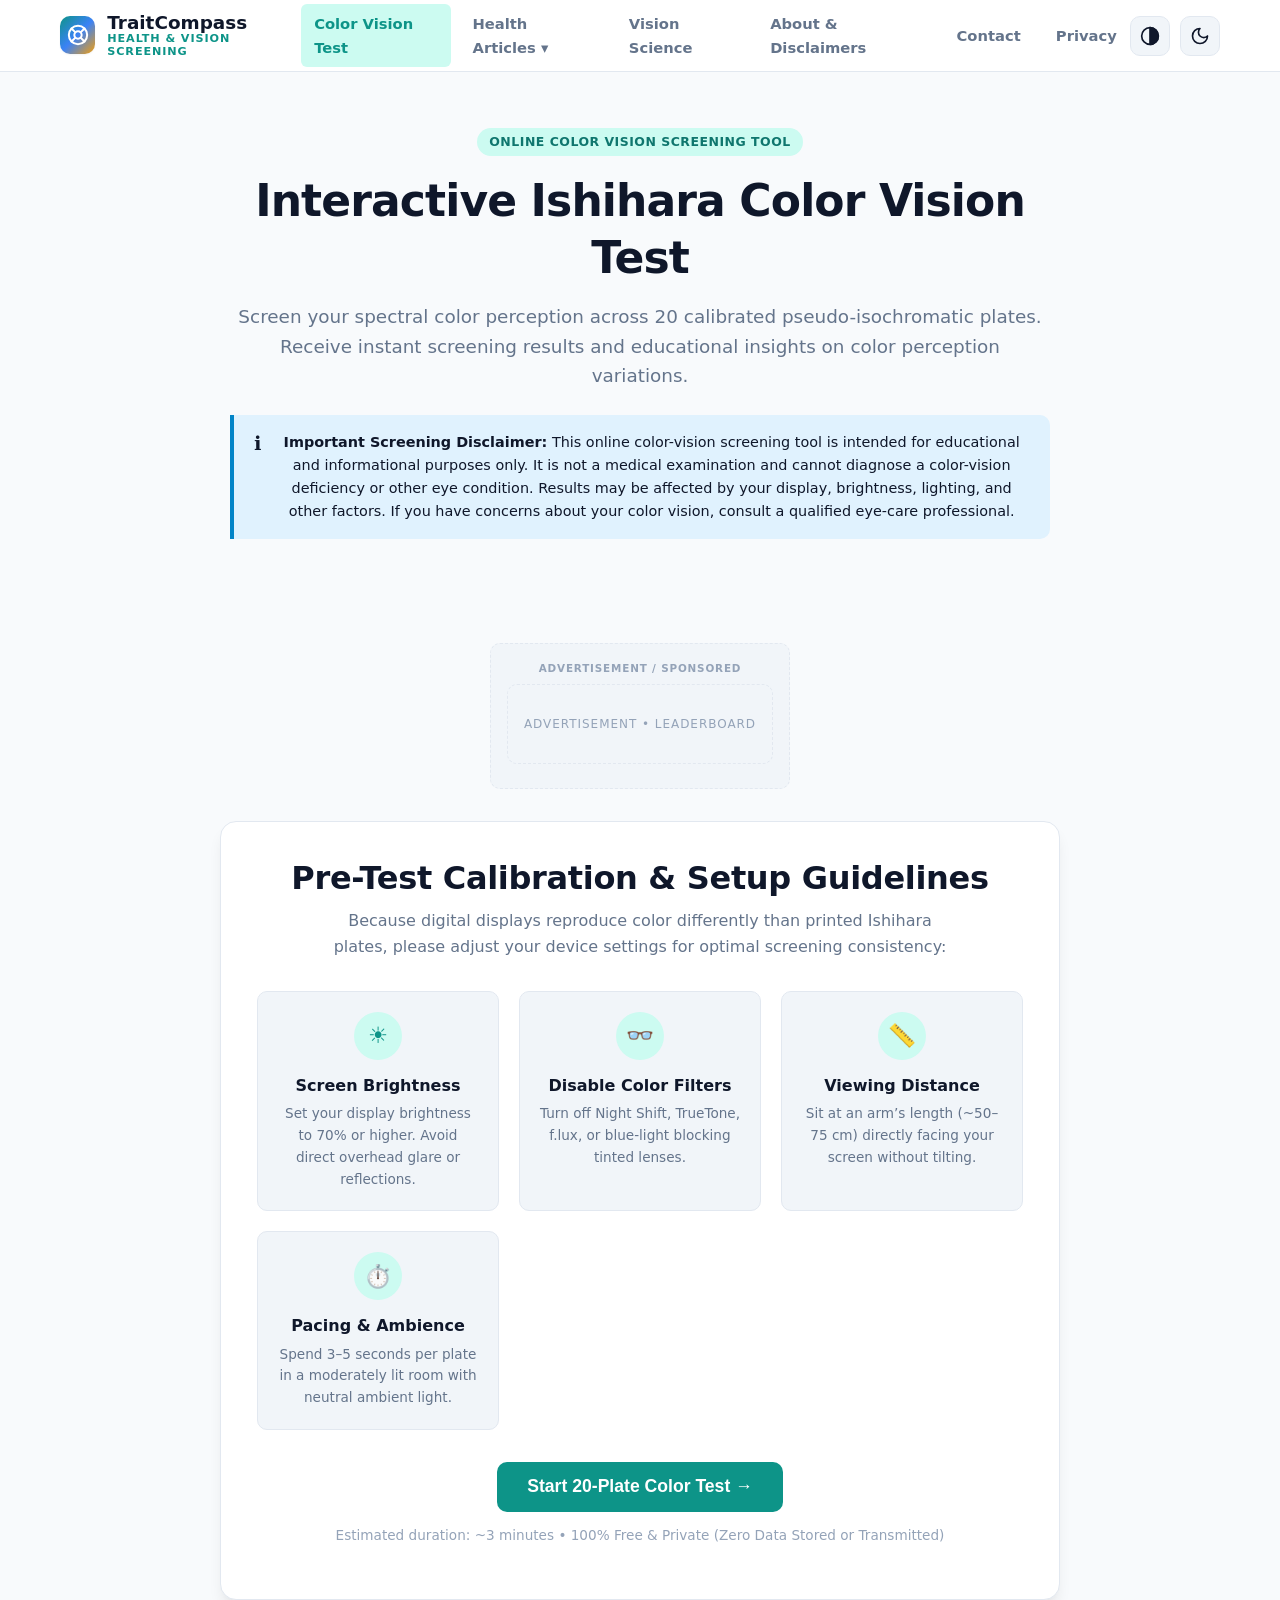
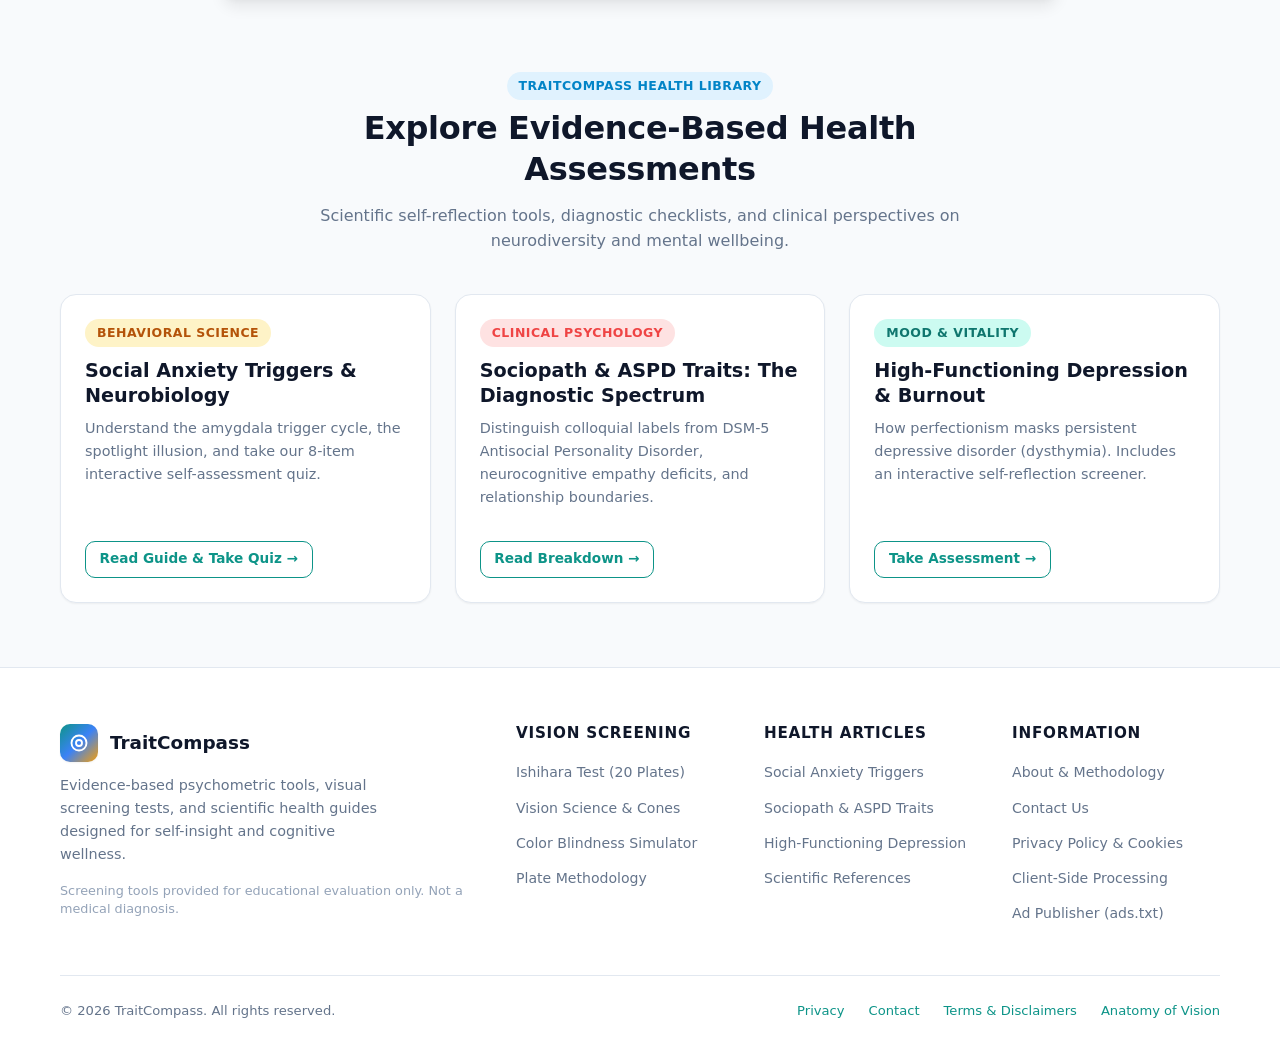
<file: index.html>
<!DOCTYPE html>
<html lang="en">
<head>
  <meta charset="UTF-8">
  <meta name="viewport" content="width=device-width, initial-scale=1.0">
  <title>Online Color Vision Test (Ishihara) & Health Screening | TraitCompass</title>
  <meta name="description" content="Free, clinical-grade interactive Ishihara color blindness test. Screen for red-green (protan/deutan) and blue-yellow (tritan) deficiencies with instant diagnostic feedback.">
  <link rel="stylesheet" href="style.css">
  <link rel="icon" href="data:image/svg+xml,<svg xmlns='http://www.w3.org/2000/svg' viewBox='0 0 100 100'><circle cx='50' cy='50' r='46' fill='%230d9488'/><circle cx='38' cy='45' r='14' fill='%23f59e0b'/><circle cx='62' cy='55' r='14' fill='%23ef4444'/></svg>">
</head>
<body>
  <!-- Accessible Skip Navigation Link -->
  <a href="#main-test" class="skip-to-content">Skip to Color Vision Test</a>

  <!-- Embedded SVG Color Blindness Simulation Matrices (Brettel / Machado standard) -->
  <svg style="display: none;" aria-hidden="true">
    <defs>
      <filter id="protanopia-filter">
        <feColorMatrix type="matrix" values="0.567, 0.433, 0, 0, 0  0.558, 0.442, 0, 0, 0  0, 0.242, 0.758, 0, 0  0, 0, 0, 1, 0"/>
      </filter>
      <filter id="deuteranopia-filter">
        <feColorMatrix type="matrix" values="0.625, 0.375, 0, 0, 0  0.7, 0.3, 0, 0, 0  0, 0.3, 0.7, 0, 0  0, 0, 0, 1, 0"/>
      </filter>
      <filter id="tritanopia-filter">
        <feColorMatrix type="matrix" values="0.95, 0.05, 0, 0, 0  0, 0.433, 0.567, 0, 0  0, 0.475, 0.525, 0, 0  0, 0, 0, 1, 0"/>
      </filter>
    </defs>
  </svg>

  <!-- Sticky Header Navigation -->
  <header class="site-header">
    <div class="container header-container">
      <a href="index.html" class="brand" aria-label="TraitCompass Home">
        <div class="brand-icon">
          <svg width="22" height="22" viewBox="0 0 24 24" fill="none" stroke="currentColor" stroke-width="2.2" stroke-linecap="round" stroke-linejoin="round">
            <circle cx="12" cy="12" r="10"></circle>
            <circle cx="12" cy="12" r="4"></circle>
            <line x1="4.93" y1="4.93" x2="9.17" y2="9.17"></line>
            <line x1="14.83" y1="14.83" x2="19.07" y2="19.07"></line>
            <line x1="14.83" y1="9.17" x2="19.07" y2="4.93"></line>
            <line x1="4.93" y1="19.07" x2="9.17" y2="14.83"></line>
          </svg>
        </div>
        <div class="brand-name">
          <span class="brand-title">TraitCompass</span>
          <span class="brand-subtitle">Health & Vision Screening</span>
        </div>
      </a>

      <!-- Desktop & Mobile Nav Menu -->
      <nav aria-label="Main Navigation">
        <ul class="nav-menu" id="navMenu">
          <li><a href="index.html" class="nav-link active">Color Vision Test</a></li>
          <li class="nav-dropdown">
            <a href="#" class="nav-link" aria-haspopup="true">Health Articles ▾</a>
            <ul class="dropdown-menu">
              <li>
                <a href="social-anxiety-triggers.html" class="dropdown-item">
                  <strong>Social Anxiety Triggers</strong>
                  <small>Assessment, triggers & coping toolkit</small>
                </a>
              </li>
              <li>
                <a href="sociopath-traits.html" class="dropdown-item">
                  <strong>Sociopath & ASPD Traits</strong>
                  <small>Clinical checklist & red flags</small>
                </a>
              </li>
              <li>
                <a href="high-functioning-depression.html" class="dropdown-item">
                  <strong>High-Functioning Depression</strong>
                  <small>Symptom guide & self-reflection quiz</small>
                </a>
              </li>
            </ul>
          </li>
          <li><a href="learn.html" class="nav-link">Vision Science</a></li>
          <li><a href="about.html" class="nav-link">About & Disclaimers</a></li>
          <li><a href="contact.html" class="nav-link">Contact</a></li>
          <li><a href="privacy.html" class="nav-link">Privacy</a></li>
        </ul>
      </nav>

      <!-- Action Controls (High Contrast, Dark Mode, Mobile Hamburger) -->
      <div class="header-actions">
        <button type="button" class="icon-btn" id="contrastToggle" title="Toggle High Contrast Mode" aria-label="Toggle High Contrast Mode">
          <svg width="20" height="20" viewBox="0 0 24 24" fill="none" stroke="currentColor" stroke-width="2" stroke-linecap="round" stroke-linejoin="round">
            <circle cx="12" cy="12" r="10"></circle>
            <path d="M12 2a10 10 0 0 1 0 20Z" fill="currentColor"></path>
          </svg>
        </button>

        <button type="button" class="icon-btn" id="themeToggle" title="Toggle Dark/Light Theme" aria-label="Toggle Dark/Light Theme">
          <svg width="20" height="20" viewBox="0 0 24 24" fill="none" stroke="currentColor" stroke-width="2" stroke-linecap="round" stroke-linejoin="round">
            <path d="M12 3a6 6 0 0 0 9 9 9 9 0 1 1-9-9Z"></path>
          </svg>
        </button>

        <button type="button" class="mobile-nav-toggle" id="mobileNavToggle" aria-label="Toggle navigation menu" aria-expanded="false">
          ☰
        </button>
      </div>
    </div>
  </header>

  <!-- Main Content Container -->
  <main class="main-content" id="main-test">
    <div class="container">
      
      <!-- Hero Section -->
      <section class="hero-section">
        <div class="hero-badge">
          <span class="badge badge-primary">Online Color Vision Screening Tool</span>
        </div>
        <h1 class="hero-title">Interactive Ishihara Color Vision Test</h1>
        <p class="hero-desc">
          Screen your spectral color perception across 20 calibrated pseudo-isochromatic plates. 
          Receive instant screening results and educational insights on color perception variations.
        </p>

        <!-- Screening Disclaimer Callout -->
        <aside class="clinical-notice" role="note">
          <div class="notice-icon">ℹ️</div>
          <div>
            <strong>Important Screening Disclaimer:</strong> 
            This online color-vision screening tool is intended for educational and informational purposes only. It is not a medical examination and cannot diagnose a color-vision deficiency or other eye condition. Results may be affected by your display, brightness, lighting, and other factors. If you have concerns about your color vision, consult a qualified eye-care professional.
          </div>
        </aside>
      </section>

      <!-- Sponsored Top Ad Unit -->
      <div class="ad-slot-wrapper">
        <div class="ad-slot ad-slot-leaderboard"></div>
      </div>

      <!-- Test Application Container -->
      <div class="test-wrapper">
        <div class="test-card">
          
          <!-- STEP 1: PRE-TEST INSTRUCTIONS -->
          <div id="testIntroScreen">
            <h2 style="text-align: center; margin-bottom: 0.5rem;">Pre-Test Calibration & Setup Guidelines</h2>
            <p style="text-align: center; max-width: 620px; margin: 0 auto 1.5rem;">
              Because digital displays reproduce color differently than printed Ishihara plates, please adjust your device settings for optimal screening consistency:
            </p>

            <div class="instructions-box">
              <div class="instruction-step">
                <div class="step-icon">☀️</div>
                <h4>Screen Brightness</h4>
                <p>Set your display brightness to 70% or higher. Avoid direct overhead glare or reflections.</p>
              </div>

              <div class="instruction-step">
                <div class="step-icon">👓</div>
                <h4>Disable Color Filters</h4>
                <p>Turn off Night Shift, TrueTone, f.lux, or blue-light blocking tinted lenses.</p>
              </div>

              <div class="instruction-step">
                <div class="step-icon">📏</div>
                <h4>Viewing Distance</h4>
                <p>Sit at an arm’s length (~50–75 cm) directly facing your screen without tilting.</p>
              </div>

              <div class="instruction-step">
                <div class="step-icon">⏱️</div>
                <h4>Pacing & Ambience</h4>
                <p>Spend 3–5 seconds per plate in a moderately lit room with neutral ambient light.</p>
              </div>
            </div>

            <div style="text-align: center; margin-top: 2rem;">
              <button type="button" class="btn btn-primary btn-lg" id="startTestBtn">
                Start 20-Plate Color Test →
              </button>
              <p style="font-size: 0.85rem; color: var(--text-light); margin-top: 0.8rem;">
                Estimated duration: ~3 minutes • 100% Free & Private (Zero Data Stored or Transmitted)
              </p>
            </div>
          </div>

          <!-- STEP 2: ACTIVE TEST INTERFACE (Dynamically toggled by script.js) -->
          <div id="testActiveScreen" style="display: none;">
            <div class="test-header">
              <div class="test-progress-info">
                <span class="progress-pill" id="testProgressText">Plate 1 of 20</span>
                <span class="badge badge-info" id="plateTypeBadge">Interactive Plate</span>
              </div>
              <div class="timer-pill">
                <span>⏱️ Recommended: 3–5s</span>
              </div>
            </div>

            <!-- Progress Bar -->
            <div class="progress-track" aria-label="Test progress">
              <div class="progress-fill" id="testProgressFill" style="width: 5%;"></div>
            </div>

            <!-- Canvas Stage -->
            <div class="test-stage">
              <div class="plate-frame">
                <canvas id="ishiharaCanvas" width="340" height="340" aria-label="Ishihara Color Vision Test Plate Canvas"></canvas>
              </div>

              <div class="plate-prompt">
                <h3 id="platePrompt">What number do you see in the circle?</h3>
                <p class="text-muted">Select the number you see or choose "Nothing" if unidentifiable.</p>
              </div>

              <!-- Multiple Choice Answer Options -->
              <div class="answer-grid" id="optionsGrid" role="group" aria-label="Test Plate Options">
                <!-- Dynamically populated by script.js -->
              </div>

              <!-- Secondary Controls -->
              <div class="answer-actions">
                <button type="button" class="btn btn-secondary btn-sm" id="skipBtn">
                  Can’t see anything / Nothing
                </button>
              </div>

              <!-- Manual Input Row for Keyboard / Accessibility -->
              <div class="manual-input-row" style="margin-top: 1.5rem;">
                <label for="manualAnswerInput" class="visually-hidden" style="position: absolute; width: 1px; height: 1px; overflow: hidden;">Or enter number:</label>
                <input type="text" id="manualAnswerInput" placeholder="Or type number here..." maxlength="3" autocomplete="off" aria-label="Type number here">
                <button type="button" class="btn btn-primary btn-sm" id="manualSubmitBtn">Submit</button>
              </div>
            </div>
          </div>

          <!-- STEP 3: RESULTS & DIAGNOSTIC REPORT (Dynamically toggled by script.js) -->
          <div id="testResultsScreen" style="display: none;" class="results-screen">
            <div class="result-hero">
              <div class="result-gauge-wrap" id="resultGaugeWrap">
                <div class="result-gauge-inner">
                  <div class="result-gauge-number" id="resultScoreNumber">100%</div>
                  <div class="result-gauge-label">Score</div>
                </div>
              </div>

              <div class="result-verdict verdict-normal" id="resultVerdict">
                Normal Color Discrimination Indicated
              </div>
              
              <p class="result-summary-text" id="resultSummaryText">
                Your responses match standard trichromatic cone function. All red-green, blue-yellow, and contrast plates were accurately identified.
              </p>

              <!-- Results Disclaimer Notice -->
              <div class="clinical-notice" role="note" style="margin: 1.5rem auto 0; text-align: left; max-width: 650px;">
                <div class="notice-icon">ℹ️</div>
                <div>
                  <strong>Screening Results Notice & Limitations:</strong>
                  This online screening is intended for educational and informational purposes only. It is not a medical examination and cannot diagnose a color-vision deficiency or other eye condition. Results may be affected by your display, brightness, lighting, and other factors. If you have concerns about your color vision, consult a qualified eye-care professional.
                </div>
              </div>
            </div>

            <!-- Screening Axis Breakdown -->
            <h3 style="margin-bottom: 1rem;">Perceptual Axis Performance</h3>
            <div class="diagnostic-grid">
              
              <div class="diag-card">
                <div class="diag-header">
                  <span class="diag-title">Red-Green Axis (L & M Cones)</span>
                  <span class="badge badge-primary">Protan / Deutan</span>
                </div>
                <div class="diag-bar-track">
                  <div class="diag-bar-fill" id="rgAxisBar" style="width: 100%; background: var(--success);"></div>
                </div>
                <div class="diag-stat">
                  <span>Sensitivity score</span>
                  <strong id="rgAxisLabel">100% Normal</strong>
                </div>
              </div>

              <div class="diag-card">
                <div class="diag-header">
                  <span class="diag-title">Blue-Yellow Axis (S Cones)</span>
                  <span class="badge badge-info">Tritan</span>
                </div>
                <div class="diag-bar-track">
                  <div class="diag-bar-fill" id="byAxisBar" style="width: 100%; background: var(--info);"></div>
                </div>
                <div class="diag-stat">
                  <span>Sensitivity score</span>
                  <strong id="byAxisLabel">100% Normal</strong>
                </div>
              </div>

            </div>

            <!-- Interactive Color Vision Simulator -->
            <div class="sim-preview-box">
              <h4 style="margin-bottom: 0.5rem;">Interactive Vision Simulator</h4>
              <p style="font-size: 0.88rem; color: var(--text-muted); margin-bottom: 1rem;">
                Compare how this plate appears under different simulated cone variations using calibrated perception filters:
              </p>
              
              <div style="display: flex; justify-content: center; margin-bottom: 1rem;">
                <canvas id="simSampleCanvas" width="220" height="220" style="border-radius: var(--radius-full); width: 200px; height: 200px; border: 2px solid var(--border-color);"></canvas>
              </div>

              <div class="sim-controls">
                <button type="button" class="sim-btn active" data-sim="normal">Normal (Trichromacy)</button>
                <button type="button" class="sim-btn" data-sim="protanopia">Protanopia (Red-Blind)</button>
                <button type="button" class="sim-btn" data-sim="deuteranopia">Deuteranopia (Green-Blind)</button>
                <button type="button" class="sim-btn" data-sim="tritanopia">Tritanopia (Blue-Blind)</button>
                <button type="button" class="sim-btn" data-sim="achromatopsia">Achromatopsia (Total)</button>
              </div>
            </div>

            <!-- Detailed Plate by Plate Table -->
            <div class="breakdown-section">
              <h3 style="margin-bottom: 0.75rem;">Plate-by-Plate Screening Summary</h3>
              <div class="table-responsive">
                <table class="breakdown-table">
                  <thead>
                    <tr>
                      <th>Plate</th>
                      <th>Your Answer</th>
                      <th>Expected (Normal)</th>
                      <th>Color-Deficient Impression</th>
                      <th>Status</th>
                      <th>Screening Purpose</th>
                    </tr>
                  </thead>
                  <tbody id="breakdownTableBody">
                    <!-- Populated by script.js -->
                  </tbody>
                </table>
              </div>
            </div>

            <!-- Result Action Buttons -->
            <div class="result-footer-actions">
              <button type="button" class="btn btn-outline" id="retakeTestBtn">
                ↺ Retake Test
              </button>
              <button type="button" class="btn btn-secondary" id="printResultsBtn">
                🖨️ Print Screening Summary
              </button>
              <a href="learn.html" class="btn btn-primary">
                Read Science of Vision →
              </a>
            </div>

          </div>

        </div>
      </div>

      <!-- TraitCompass Educational Hub Integration Section -->
      <section style="margin-top: 4.5rem;">
        <div style="text-align: center; max-width: 680px; margin: 0 auto 2.5rem;">
          <span class="badge badge-info">TraitCompass Health Library</span>
          <h2 style="margin-top: 0.5rem;">Explore Evidence-Based Health Assessments</h2>
          <p>Scientific self-reflection tools, diagnostic checklists, and clinical perspectives on neurodiversity and mental wellbeing.</p>
        </div>

        <div style="display: grid; grid-template-columns: repeat(auto-fit, minmax(300px, 1fr)); gap: 1.5rem;">
          
          <!-- Article Card 1 -->
          <article class="sidebar-card" style="display: flex; flex-direction: column;">
            <div style="margin-bottom: 0.75rem;">
              <span class="badge badge-warning">Behavioral Science</span>
            </div>
            <h3 style="font-size: 1.2rem; margin-bottom: 0.5rem; border: none; padding: 0;">
              <a href="social-anxiety-triggers.html" style="color: var(--text-main);">Social Anxiety Triggers & Neurobiology</a>
            </h3>
            <p style="font-size: 0.9rem; color: var(--text-muted); flex: 1;">
              Understand the amygdala trigger cycle, the spotlight illusion, and take our 8-item interactive self-assessment quiz.
            </p>
            <div style="margin-top: 1rem;">
              <a href="social-anxiety-triggers.html" class="btn btn-outline btn-sm">Read Guide & Take Quiz →</a>
            </div>
          </article>

          <!-- Article Card 2 -->
          <article class="sidebar-card" style="display: flex; flex-direction: column;">
            <div style="margin-bottom: 0.75rem;">
              <span class="badge badge-danger">Clinical Psychology</span>
            </div>
            <h3 style="font-size: 1.2rem; margin-bottom: 0.5rem; border: none; padding: 0;">
              <a href="sociopath-traits.html" style="color: var(--text-main);">Sociopath & ASPD Traits: The Diagnostic Spectrum</a>
            </h3>
            <p style="font-size: 0.9rem; color: var(--text-muted); flex: 1;">
              Distinguish colloquial labels from DSM-5 Antisocial Personality Disorder, neurocognitive empathy deficits, and relationship boundaries.
            </p>
            <div style="margin-top: 1rem;">
              <a href="sociopath-traits.html" class="btn btn-outline btn-sm">Read Breakdown →</a>
            </div>
          </article>

          <!-- Article Card 3 -->
          <article class="sidebar-card" style="display: flex; flex-direction: column;">
            <div style="margin-bottom: 0.75rem;">
              <span class="badge badge-primary">Mood & Vitality</span>
            </div>
            <h3 style="font-size: 1.2rem; margin-bottom: 0.5rem; border: none; padding: 0;">
              <a href="high-functioning-depression.html" style="color: var(--text-main);">High-Functioning Depression & Burnout</a>
            </h3>
            <p style="font-size: 0.9rem; color: var(--text-muted); flex: 1;">
              How perfectionism masks persistent depressive disorder (dysthymia). Includes an interactive self-reflection screener.
            </p>
            <div style="margin-top: 1rem;">
              <a href="high-functioning-depression.html" class="btn btn-outline btn-sm">Take Assessment →</a>
            </div>
          </article>

        </div>
      </section>

    </div>
  </main>

  <!-- Site Footer -->
  <footer class="site-footer">
    <div class="container">
      <div class="footer-grid">
        <div class="footer-brand">
          <div class="brand">
            <div class="brand-icon">
              <svg width="18" height="18" viewBox="0 0 24 24" fill="none" stroke="currentColor" stroke-width="2.5">
                <circle cx="12" cy="12" r="10"></circle>
                <circle cx="12" cy="12" r="4"></circle>
              </svg>
            </div>
            <span class="brand-title">TraitCompass</span>
          </div>
          <p>
            Evidence-based psychometric tools, visual screening tests, and scientific health guides designed for self-insight and cognitive wellness.
          </p>
          <div class="footer-disclaimer-short">
            Screening tools provided for educational evaluation only. Not a medical diagnosis.
          </div>
        </div>

        <div class="footer-column">
          <h4>Vision Screening</h4>
          <ul class="footer-links">
            <li><a href="index.html">Ishihara Test (20 Plates)</a></li>
            <li><a href="learn.html">Vision Science & Cones</a></li>
            <li><a href="learn.html#simulator">Color Blindness Simulator</a></li>
            <li><a href="about.html#methodology">Plate Methodology</a></li>
          </ul>
        </div>

        <div class="footer-column">
          <h4>Health Articles</h4>
          <ul class="footer-links">
            <li><a href="social-anxiety-triggers.html">Social Anxiety Triggers</a></li>
            <li><a href="sociopath-traits.html">Sociopath & ASPD Traits</a></li>
            <li><a href="high-functioning-depression.html">High-Functioning Depression</a></li>
            <li><a href="about.html#references">Scientific References</a></li>
          </ul>
        </div>

        <div class="footer-column">
          <h4>Information</h4>
          <ul class="footer-links">
            <li><a href="about.html">About & Methodology</a></li>
            <li><a href="contact.html">Contact Us</a></li>
            <li><a href="privacy.html">Privacy Policy & Cookies</a></li>
            <li><a href="privacy.html#data">Client-Side Processing</a></li>
            <li><a href="ads.txt">Ad Publisher (ads.txt)</a></li>
          </ul>
        </div>
      </div>

      <div class="footer-bottom">
        <div>
          © <span id="currentYear">2026</span> TraitCompass. All rights reserved.
        </div>
        <div style="display: flex; gap: 1.5rem;">
          <a href="privacy.html">Privacy</a>
          <a href="contact.html">Contact</a>
          <a href="about.html">Terms & Disclaimers</a>
          <a href="learn.html">Anatomy of Vision</a>
        </div>
      </div>
    </div>
  </footer>

  <!-- Scripts -->
  <script src="script.js"></script>
  <script src="ads.js"></script>
</body>
</html>
</file>
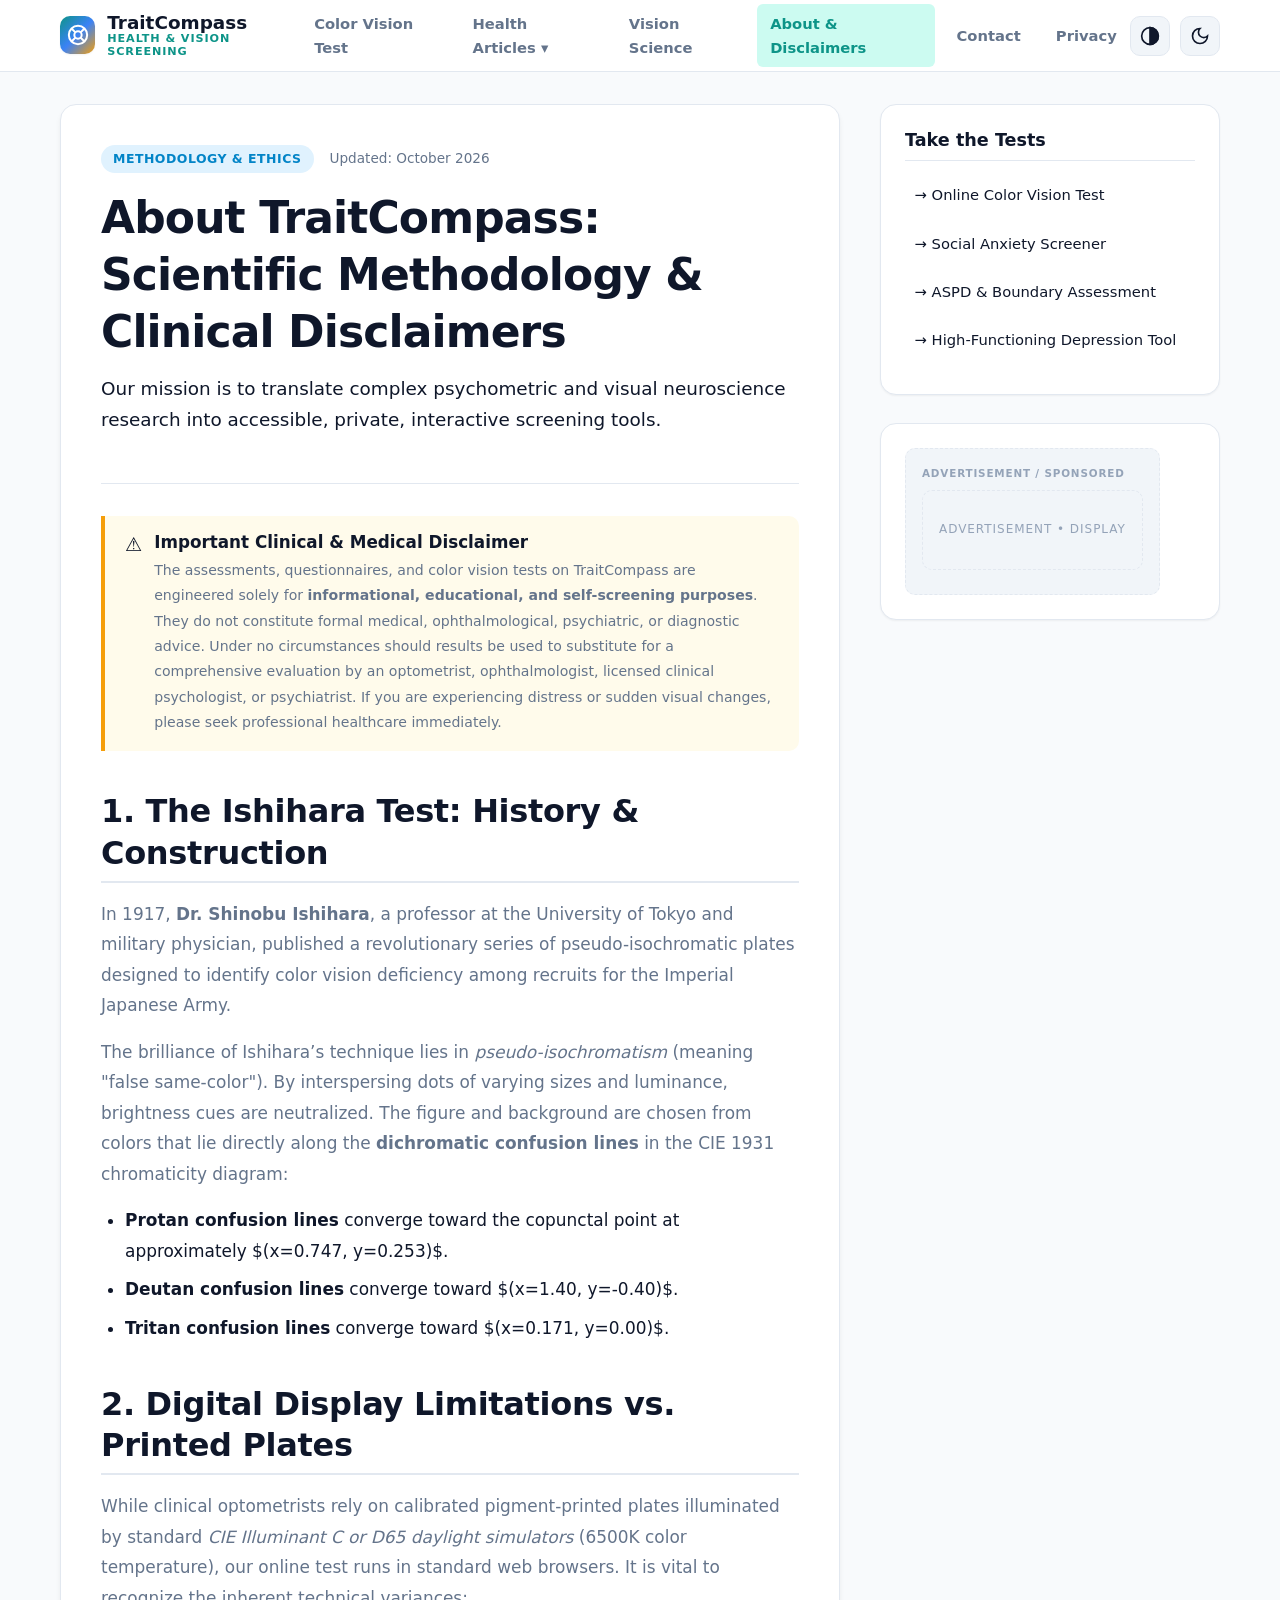
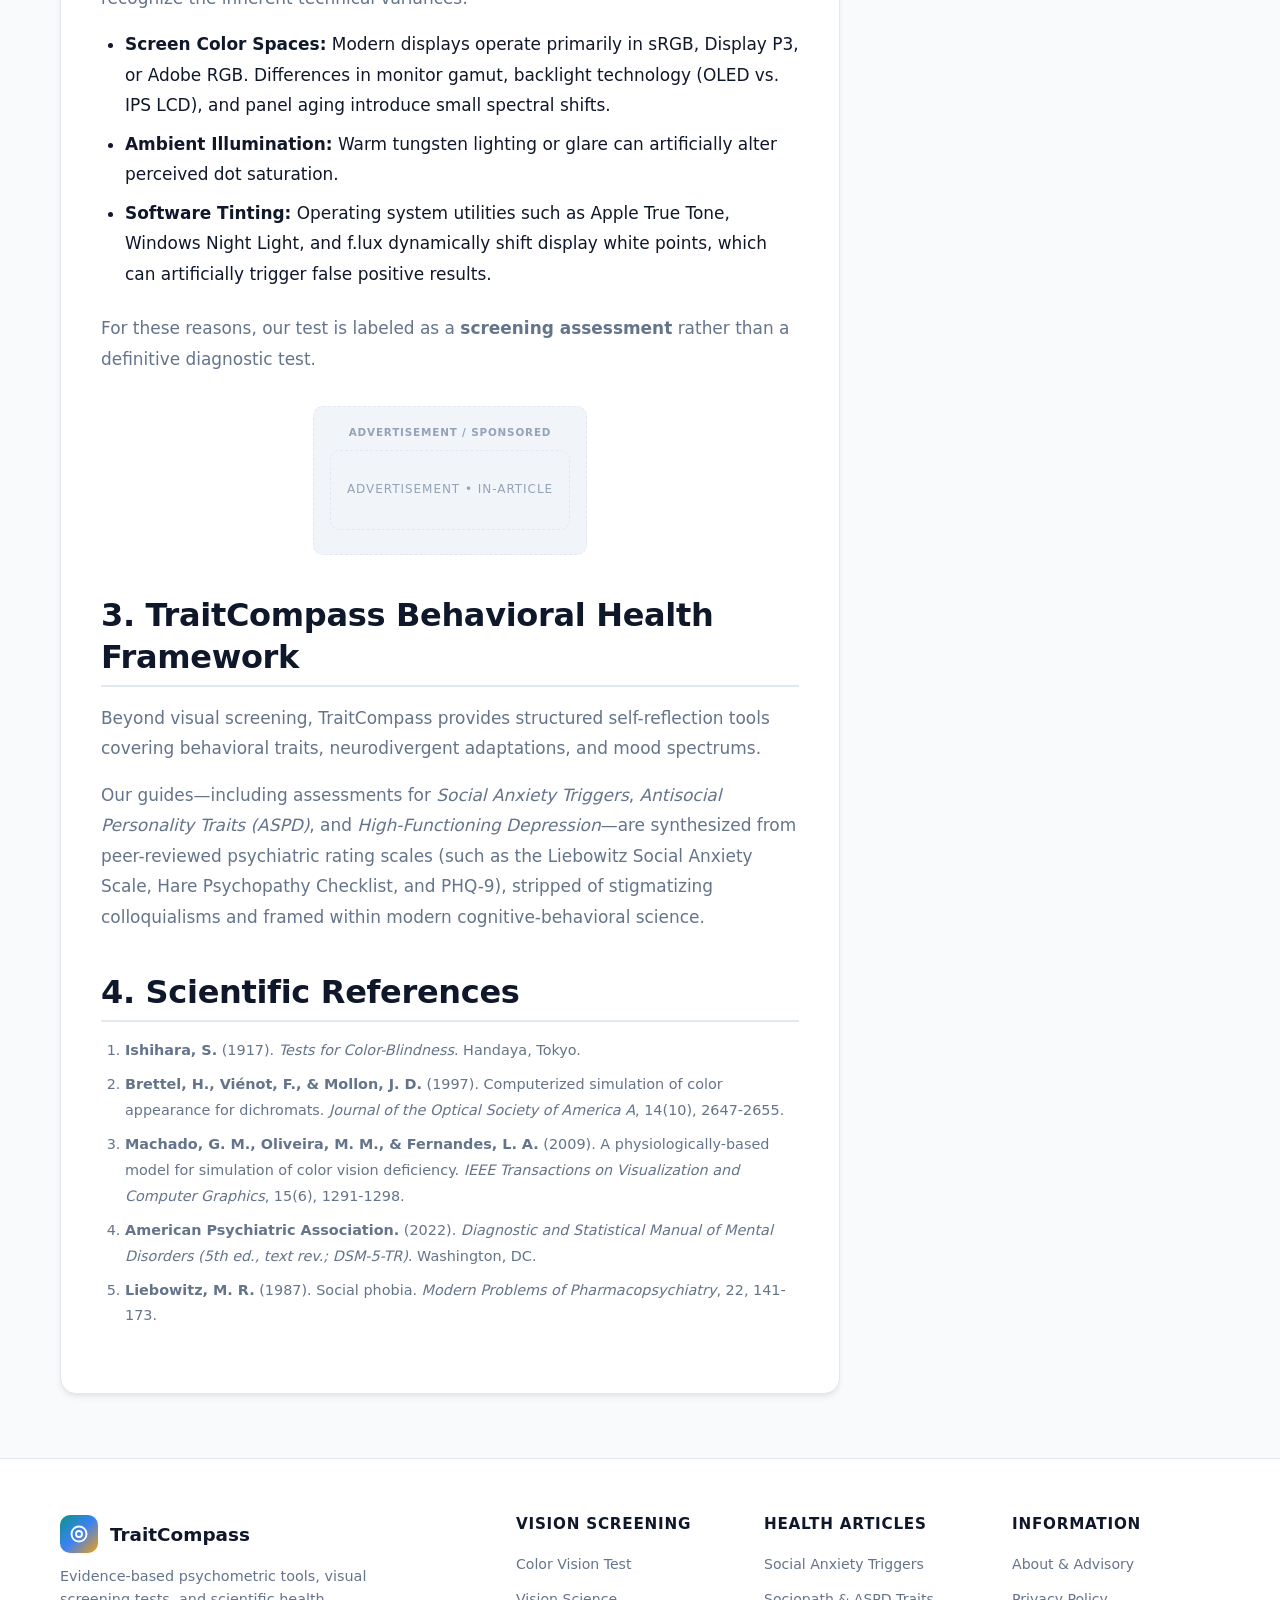
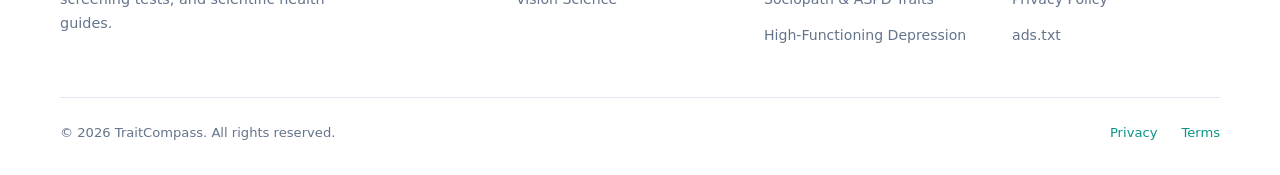
<file: about.html>
<!DOCTYPE html>
<html lang="en">
<head>
  <meta charset="UTF-8">
  <meta name="viewport" content="width=device-width, initial-scale=1.0">
  <title>About Methodology & Medical Disclaimers | TraitCompass</title>
  <meta name="description" content="Explore the scientific history, CIE chromaticity methodology, digital display limitations, and medical disclaimers of our color vision and psychological assessment tools.">
  <link rel="stylesheet" href="style.css">
  <link rel="icon" href="data:image/svg+xml,<svg xmlns='http://www.w3.org/2000/svg' viewBox='0 0 100 100'><circle cx='50' cy='50' r='46' fill='%230d9488'/><circle cx='38' cy='45' r='14' fill='%23f59e0b'/><circle cx='62' cy='55' r='14' fill='%23ef4444'/></svg>">
</head>
<body>
  <a href="#about-content" class="skip-to-content">Skip to Content</a>

  <!-- Header -->
  <header class="site-header">
    <div class="container header-container">
      <a href="index.html" class="brand">
        <div class="brand-icon">
          <svg width="22" height="22" viewBox="0 0 24 24" fill="none" stroke="currentColor" stroke-width="2.2">
            <circle cx="12" cy="12" r="10"></circle>
            <circle cx="12" cy="12" r="4"></circle>
            <line x1="4.93" y1="4.93" x2="9.17" y2="9.17"></line>
            <line x1="14.83" y1="14.83" x2="19.07" y2="19.07"></line>
            <line x1="14.83" y1="9.17" x2="19.07" y2="4.93"></line>
            <line x1="4.93" y1="19.07" x2="9.17" y2="14.83"></line>
          </svg>
        </div>
        <div class="brand-name">
          <span class="brand-title">TraitCompass</span>
          <span class="brand-subtitle">Health & Vision Screening</span>
        </div>
      </a>

      <nav aria-label="Main Navigation">
        <ul class="nav-menu" id="navMenu">
          <li><a href="index.html" class="nav-link">Color Vision Test</a></li>
          <li class="nav-dropdown">
            <a href="#" class="nav-link" aria-haspopup="true">Health Articles ▾</a>
            <ul class="dropdown-menu">
              <li><a href="social-anxiety-triggers.html" class="dropdown-item"><strong>Social Anxiety Triggers</strong><small>Assessment & toolkit</small></a></li>
              <li><a href="sociopath-traits.html" class="dropdown-item"><strong>Sociopath & ASPD Traits</strong><small>Clinical checklist & red flags</small></a></li>
              <li><a href="high-functioning-depression.html" class="dropdown-item"><strong>High-Functioning Depression</strong><small>Symptom guide & screener</small></a></li>
            </ul>
          </li>
          <li><a href="learn.html" class="nav-link">Vision Science</a></li>
          <li><a href="about.html" class="nav-link active">About & Disclaimers</a></li>
          <li><a href="contact.html" class="nav-link">Contact</a></li>
          <li><a href="privacy.html" class="nav-link">Privacy</a></li>
        </ul>
      </nav>

      <div class="header-actions">
        <button type="button" class="icon-btn" id="contrastToggle" title="Toggle High Contrast Mode" aria-label="Toggle High Contrast Mode">
          <svg width="20" height="20" viewBox="0 0 24 24" fill="none" stroke="currentColor" stroke-width="2"><circle cx="12" cy="12" r="10"></circle><path d="M12 2a10 10 0 0 1 0 20Z" fill="currentColor"></path></svg>
        </button>
        <button type="button" class="icon-btn" id="themeToggle" title="Toggle Theme" aria-label="Toggle Dark/Light Theme">
          <svg width="20" height="20" viewBox="0 0 24 24" fill="none" stroke="currentColor" stroke-width="2"><path d="M12 3a6 6 0 0 0 9 9 9 9 0 1 1-9-9Z"></path></svg>
        </button>
        <button type="button" class="mobile-nav-toggle" id="mobileNavToggle" aria-label="Toggle navigation menu" aria-expanded="false">☰</button>
      </div>
    </div>
  </header>

  <!-- Main Content -->
  <main class="main-content" id="about-content">
    <div class="container">
      <div class="article-layout">
        
        <article class="article-main">
          <header class="article-header">
            <div class="article-meta">
              <span class="badge badge-info">Methodology & Ethics</span>
              <span>Updated: October 2026</span>
            </div>
            <h1>About TraitCompass: Scientific Methodology & Clinical Disclaimers</h1>
            <p class="lead">
              Our mission is to translate complex psychometric and visual neuroscience research into accessible, private, interactive screening tools.
            </p>
          </header>

          <div class="article-body">
            <!-- Prominent Medical Disclaimer -->
            <div class="clinical-notice warning" role="alert">
              <div class="notice-icon">⚠️</div>
              <div>
                <h4 style="margin-bottom: 0.25rem; font-size: 1.05rem;">Important Clinical & Medical Disclaimer</h4>
                <p style="margin-bottom: 0; font-size: 0.88rem;">
                  The assessments, questionnaires, and color vision tests on TraitCompass are engineered solely for <strong>informational, educational, and self-screening purposes</strong>. They do not constitute formal medical, ophthalmological, psychiatric, or diagnostic advice. Under no circumstances should results be used to substitute for a comprehensive evaluation by an optometrist, ophthalmologist, licensed clinical psychologist, or psychiatrist. If you are experiencing distress or sudden visual changes, please seek professional healthcare immediately.
                </p>
              </div>
            </div>

            <h2 id="methodology">1. The Ishihara Test: History & Construction</h2>
            <p>
              In 1917, <strong>Dr. Shinobu Ishihara</strong>, a professor at the University of Tokyo and military physician, published a revolutionary series of pseudo-isochromatic plates designed to identify color vision deficiency among recruits for the Imperial Japanese Army.
            </p>
            <p>
              The brilliance of Ishihara’s technique lies in <em>pseudo-isochromatism</em> (meaning "false same-color"). By interspersing dots of varying sizes and luminance, brightness cues are neutralized. The figure and background are chosen from colors that lie directly along the <strong>dichromatic confusion lines</strong> in the CIE 1931 chromaticity diagram:
            </p>
            <ul>
              <li><strong>Protan confusion lines</strong> converge toward the copunctal point at approximately $(x=0.747, y=0.253)$.</li>
              <li><strong>Deutan confusion lines</strong> converge toward $(x=1.40, y=-0.40)$.</li>
              <li><strong>Tritan confusion lines</strong> converge toward $(x=0.171, y=0.00)$.</li>
            </ul>

            <h2>2. Digital Display Limitations vs. Printed Plates</h2>
            <p>
              While clinical optometrists rely on calibrated pigment-printed plates illuminated by standard <em>CIE Illuminant C or D65 daylight simulators</em> (6500K color temperature), our online test runs in standard web browsers. It is vital to recognize the inherent technical variances:
            </p>
            <ul>
              <li><strong>Screen Color Spaces:</strong> Modern displays operate primarily in sRGB, Display P3, or Adobe RGB. Differences in monitor gamut, backlight technology (OLED vs. IPS LCD), and panel aging introduce small spectral shifts.</li>
              <li><strong>Ambient Illumination:</strong> Warm tungsten lighting or glare can artificially alter perceived dot saturation.</li>
              <li><strong>Software Tinting:</strong> Operating system utilities such as Apple True Tone, Windows Night Light, and f.lux dynamically shift display white points, which can artificially trigger false positive results.</li>
            </ul>
            <p>
              For these reasons, our test is labeled as a <strong>screening assessment</strong> rather than a definitive diagnostic test.
            </p>

            <!-- Native Ad Placement -->
            <div class="ad-slot-wrapper">
              <div class="ad-slot ad-slot-native"></div>
            </div>

            <h2>3. TraitCompass Behavioral Health Framework</h2>
            <p>
              Beyond visual screening, TraitCompass provides structured self-reflection tools covering behavioral traits, neurodivergent adaptations, and mood spectrums. 
            </p>
            <p>
              Our guides—including assessments for <em>Social Anxiety Triggers</em>, <em>Antisocial Personality Traits (ASPD)</em>, and <em>High-Functioning Depression</em>—are synthesized from peer-reviewed psychiatric rating scales (such as the Liebowitz Social Anxiety Scale, Hare Psychopathy Checklist, and PHQ-9), stripped of stigmatizing colloquialisms and framed within modern cognitive-behavioral science.
            </p>

            <h2 id="references">4. Scientific References</h2>
            <ol style="font-size: 0.9rem; margin-left: 1.5rem; color: var(--text-muted);">
              <li><strong>Ishihara, S.</strong> (1917). <em>Tests for Color-Blindness</em>. Handaya, Tokyo.</li>
              <li><strong>Brettel, H., Viénot, F., & Mollon, J. D.</strong> (1997). Computerized simulation of color appearance for dichromats. <em>Journal of the Optical Society of America A</em>, 14(10), 2647-2655.</li>
              <li><strong>Machado, G. M., Oliveira, M. M., & Fernandes, L. A.</strong> (2009). A physiologically-based model for simulation of color vision deficiency. <em>IEEE Transactions on Visualization and Computer Graphics</em>, 15(6), 1291-1298.</li>
              <li><strong>American Psychiatric Association.</strong> (2022). <em>Diagnostic and Statistical Manual of Mental Disorders (5th ed., text rev.; DSM-5-TR)</em>. Washington, DC.</li>
              <li><strong>Liebowitz, M. R.</strong> (1987). Social phobia. <em>Modern Problems of Pharmacopsychiatry</em>, 22, 141-173.</li>
            </ol>
          </div>
        </article>

        <!-- Sidebar -->
        <aside class="article-sidebar">
          <div class="sidebar-card">
            <h3>Take the Tests</h3>
            <ul class="sidebar-links">
              <li><a href="index.html">→ Online Color Vision Test</a></li>
              <li><a href="social-anxiety-triggers.html">→ Social Anxiety Screener</a></li>
              <li><a href="sociopath-traits.html">→ ASPD & Boundary Assessment</a></li>
              <li><a href="high-functioning-depression.html">→ High-Functioning Depression Tool</a></li>
            </ul>
          </div>

          <div class="sidebar-card">
            <div class="ad-slot ad-slot-sidebar"></div>
          </div>
        </aside>

      </div>
    </div>
  </main>

  <!-- Footer -->
  <footer class="site-footer">
    <div class="container">
      <div class="footer-grid">
        <div class="footer-brand">
          <div class="brand">
            <div class="brand-icon">
              <svg width="18" height="18" viewBox="0 0 24 24" fill="none" stroke="currentColor" stroke-width="2.5"><circle cx="12" cy="12" r="10"></circle><circle cx="12" cy="12" r="4"></circle></svg>
            </div>
            <span class="brand-title">TraitCompass</span>
          </div>
          <p>Evidence-based psychometric tools, visual screening tests, and scientific health guides.</p>
        </div>
        <div class="footer-column">
          <h4>Vision Screening</h4>
          <ul class="footer-links">
            <li><a href="index.html">Color Vision Test</a></li>
            <li><a href="learn.html">Vision Science</a></li>
          </ul>
        </div>
        <div class="footer-column">
          <h4>Health Articles</h4>
          <ul class="footer-links">
            <li><a href="social-anxiety-triggers.html">Social Anxiety Triggers</a></li>
            <li><a href="sociopath-traits.html">Sociopath & ASPD Traits</a></li>
            <li><a href="high-functioning-depression.html">High-Functioning Depression</a></li>
          </ul>
        </div>
        <div class="footer-column">
          <h4>Information</h4>
          <ul class="footer-links">
            <li><a href="about.html">About & Advisory</a></li>
            <li><a href="privacy.html">Privacy Policy</a></li>
            <li><a href="ads.txt">ads.txt</a></li>
          </ul>
        </div>
      </div>
      <div class="footer-bottom">
        <div>© <span id="currentYear">2026</span> TraitCompass. All rights reserved.</div>
        <div style="display: flex; gap: 1.5rem;">
          <a href="privacy.html">Privacy</a>
          <a href="about.html">Terms</a>
        </div>
      </div>
    </div>
  </footer>

  <script src="script.js"></script>
  <script src="ads.js"></script>
</body>
</html>
</file>
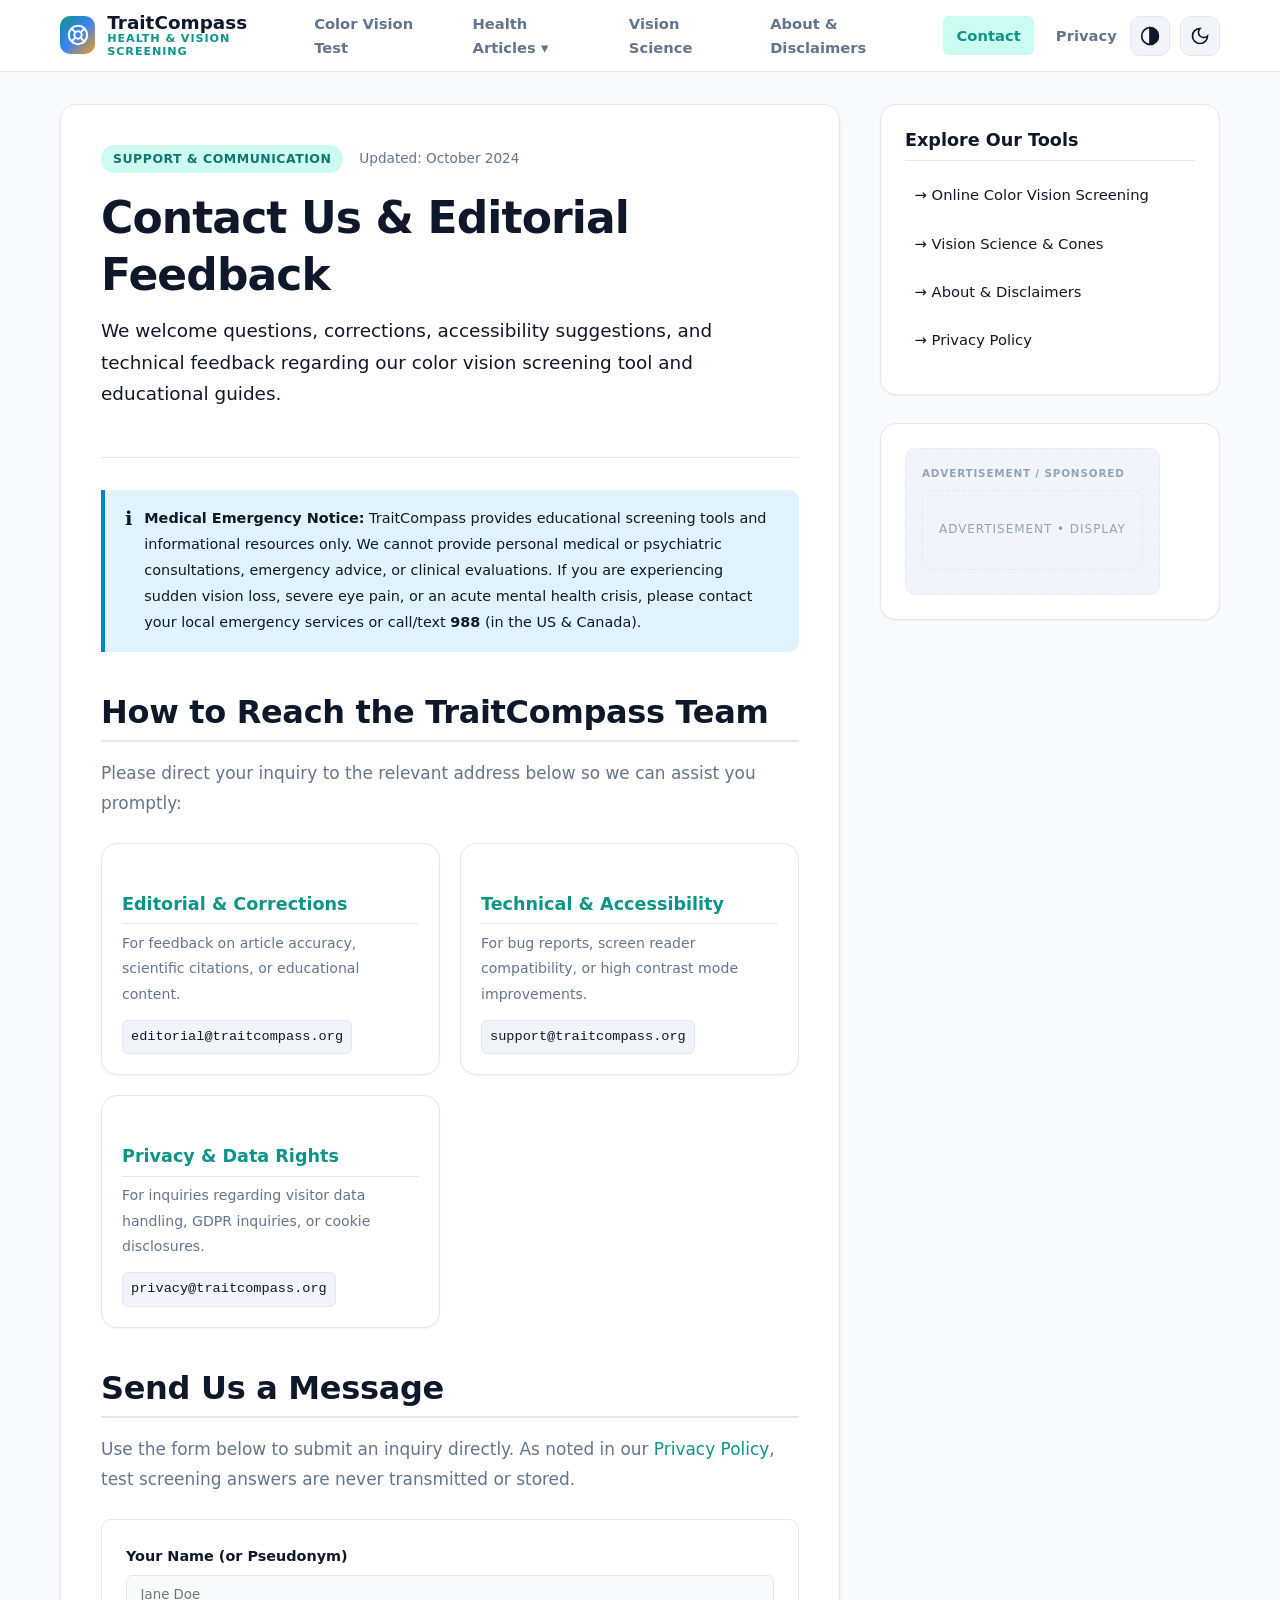
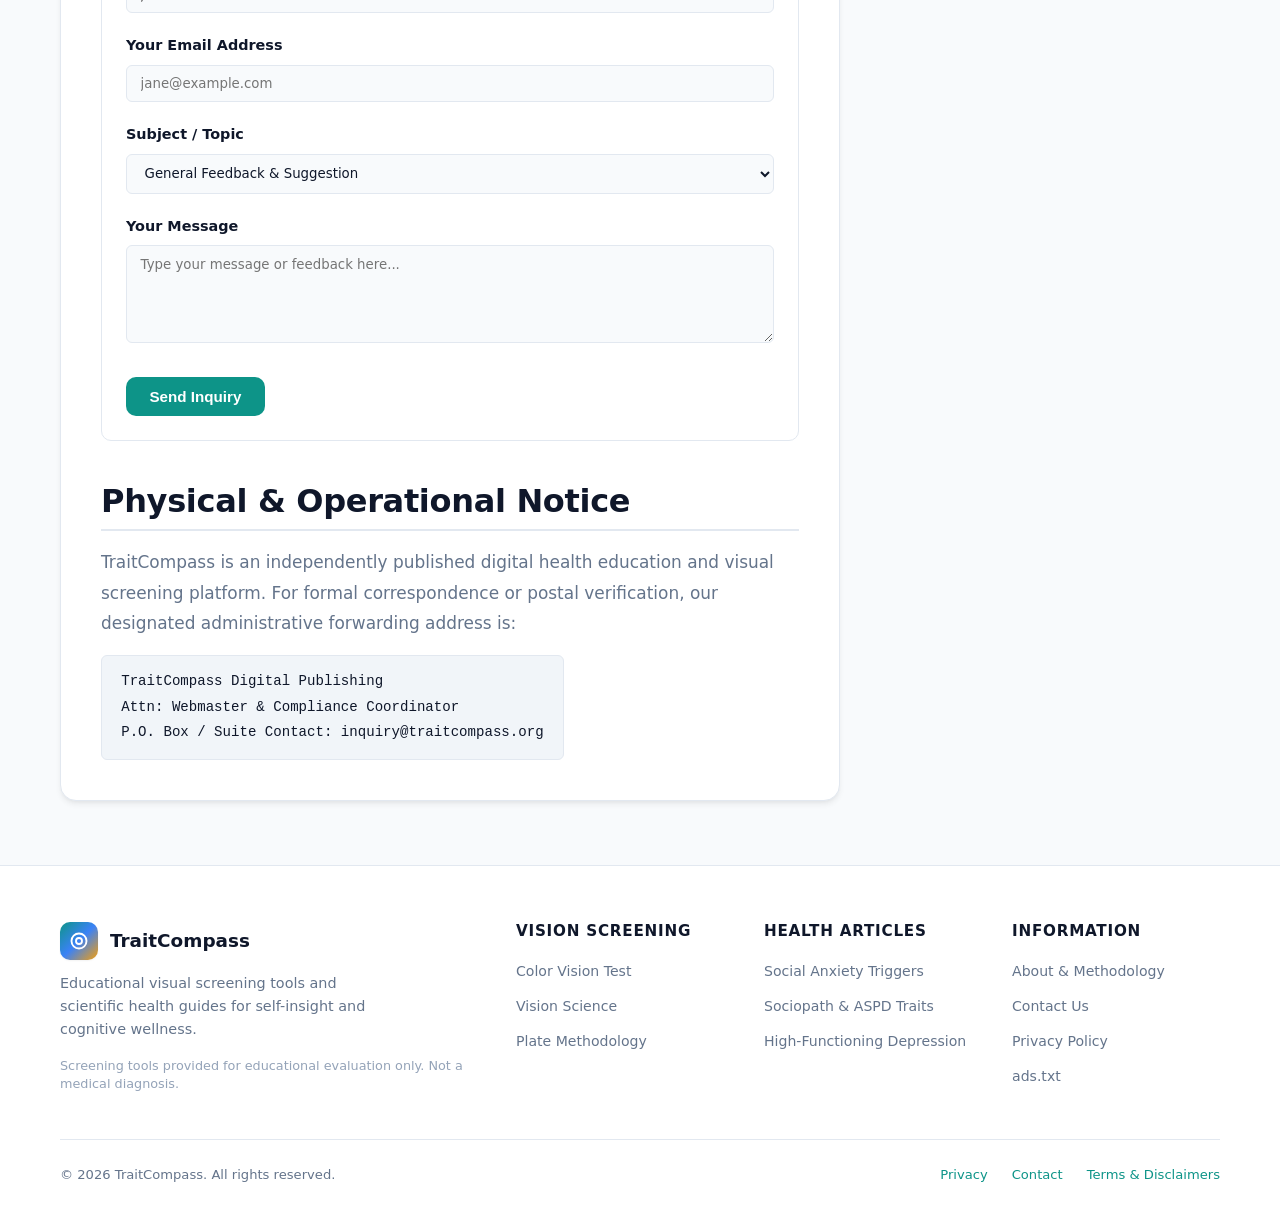
<file: contact.html>
<!DOCTYPE html>
<html lang="en">
<head>
  <meta charset="UTF-8">
  <meta name="viewport" content="width=device-width, initial-scale=1.0">
  <title>Contact Us & Editorial Inquiries | TraitCompass</title>
  <meta name="description" content="Get in touch with the TraitCompass editorial and technical team. Reach out for feedback, corrections, accessibility inquiries, or general support.">
  <link rel="stylesheet" href="style.css">
  <link rel="icon" href="data:image/svg+xml,<svg xmlns='http://www.w3.org/2000/svg' viewBox='0 0 100 100'><circle cx='50' cy='50' r='46' fill='%230d9488'/><circle cx='38' cy='45' r='14' fill='%23f59e0b'/><circle cx='62' cy='55' r='14' fill='%23ef4444'/></svg>">
</head>
<body>
  <a href="#contact-content" class="skip-to-content">Skip to Content</a>

  <!-- Header -->
  <header class="site-header">
    <div class="container header-container">
      <a href="index.html" class="brand">
        <div class="brand-icon">
          <svg width="22" height="22" viewBox="0 0 24 24" fill="none" stroke="currentColor" stroke-width="2.2">
            <circle cx="12" cy="12" r="10"></circle>
            <circle cx="12" cy="12" r="4"></circle>
            <line x1="4.93" y1="4.93" x2="9.17" y2="9.17"></line>
            <line x1="14.83" y1="14.83" x2="19.07" y2="19.07"></line>
            <line x1="14.83" y1="9.17" x2="19.07" y2="4.93"></line>
            <line x1="4.93" y1="19.07" x2="9.17" y2="14.83"></line>
          </svg>
        </div>
        <div class="brand-name">
          <span class="brand-title">TraitCompass</span>
          <span class="brand-subtitle">Health & Vision Screening</span>
        </div>
      </a>

      <nav aria-label="Main Navigation">
        <ul class="nav-menu" id="navMenu">
          <li><a href="index.html" class="nav-link">Color Vision Test</a></li>
          <li class="nav-dropdown">
            <a href="#" class="nav-link" aria-haspopup="true">Health Articles ▾</a>
            <ul class="dropdown-menu">
              <li><a href="social-anxiety-triggers.html" class="dropdown-item"><strong>Social Anxiety Triggers</strong><small>Assessment & toolkit</small></a></li>
              <li><a href="sociopath-traits.html" class="dropdown-item"><strong>Sociopath & ASPD Traits</strong><small>Clinical checklist & red flags</small></a></li>
              <li><a href="high-functioning-depression.html" class="dropdown-item"><strong>High-Functioning Depression</strong><small>Symptom guide & screener</small></a></li>
            </ul>
          </li>
          <li><a href="learn.html" class="nav-link">Vision Science</a></li>
          <li><a href="about.html" class="nav-link">About & Disclaimers</a></li>
          <li><a href="contact.html" class="nav-link active">Contact</a></li>
          <li><a href="privacy.html" class="nav-link">Privacy</a></li>
        </ul>
      </nav>

      <div class="header-actions">
        <button type="button" class="icon-btn" id="contrastToggle" title="Toggle High Contrast Mode" aria-label="Toggle High Contrast Mode">
          <svg width="20" height="20" viewBox="0 0 24 24" fill="none" stroke="currentColor" stroke-width="2"><circle cx="12" cy="12" r="10"></circle><path d="M12 2a10 10 0 0 1 0 20Z" fill="currentColor"></path></svg>
        </button>
        <button type="button" class="icon-btn" id="themeToggle" title="Toggle Theme" aria-label="Toggle Dark/Light Theme">
          <svg width="20" height="20" viewBox="0 0 24 24" fill="none" stroke="currentColor" stroke-width="2"><path d="M12 3a6 6 0 0 0 9 9 9 9 0 1 1-9-9Z"></path></svg>
        </button>
        <button type="button" class="mobile-nav-toggle" id="mobileNavToggle" aria-label="Toggle navigation menu" aria-expanded="false">☰</button>
      </div>
    </div>
  </header>

  <!-- Main Content -->
  <main class="main-content" id="contact-content">
    <div class="container">
      <div class="article-layout">
        
        <article class="article-main">
          <header class="article-header">
            <div class="article-meta">
              <span class="badge badge-primary">Support & Communication</span>
              <span>Updated: October 2024</span>
            </div>
            <h1>Contact Us & Editorial Feedback</h1>
            <p class="lead">
              We welcome questions, corrections, accessibility suggestions, and technical feedback regarding our color vision screening tool and educational guides.
            </p>
          </header>

          <div class="article-body">
            
            <div class="clinical-notice" role="note" style="margin-bottom: 2rem;">
              <div class="notice-icon">ℹ️</div>
              <div>
                <strong>Medical Emergency Notice:</strong>
                TraitCompass provides educational screening tools and informational resources only. We cannot provide personal medical or psychiatric consultations, emergency advice, or clinical evaluations. If you are experiencing sudden vision loss, severe eye pain, or an acute mental health crisis, please contact your local emergency services or call/text <strong>988</strong> (in the US & Canada).
              </div>
            </div>

            <h2>How to Reach the TraitCompass Team</h2>
            <p>
              Please direct your inquiry to the relevant address below so we can assist you promptly:
            </p>

            <div style="display: grid; grid-template-columns: repeat(auto-fit, minmax(260px, 1fr)); gap: 1.25rem; margin: 1.5rem 0;">
              
              <div class="sidebar-card" style="border: 1px solid var(--border-color); padding: 1.25rem;">
                <h3 style="font-size: 1.1rem; color: var(--primary); margin-bottom: 0.4rem;">Editorial & Corrections</h3>
                <p style="font-size: 0.88rem; color: var(--text-muted); margin-bottom: 0.75rem;">
                  For feedback on article accuracy, scientific citations, or educational content.
                </p>
                <code style="font-family: var(--font-mono); font-size: 0.85rem; color: var(--text-main); background: var(--bg-card-secondary); padding: 0.25rem 0.5rem; border-radius: var(--radius-sm); border: 1px solid var(--border-color); display: inline-block;">
                  editorial@traitcompass.org
                </code>
              </div>

              <div class="sidebar-card" style="border: 1px solid var(--border-color); padding: 1.25rem;">
                <h3 style="font-size: 1.1rem; color: var(--primary); margin-bottom: 0.4rem;">Technical & Accessibility</h3>
                <p style="font-size: 0.88rem; color: var(--text-muted); margin-bottom: 0.75rem;">
                  For bug reports, screen reader compatibility, or high contrast mode improvements.
                </p>
                <code style="font-family: var(--font-mono); font-size: 0.85rem; color: var(--text-main); background: var(--bg-card-secondary); padding: 0.25rem 0.5rem; border-radius: var(--radius-sm); border: 1px solid var(--border-color); display: inline-block;">
                  support@traitcompass.org
                </code>
              </div>

              <div class="sidebar-card" style="border: 1px solid var(--border-color); padding: 1.25rem;">
                <h3 style="font-size: 1.1rem; color: var(--primary); margin-bottom: 0.4rem;">Privacy & Data Rights</h3>
                <p style="font-size: 0.88rem; color: var(--text-muted); margin-bottom: 0.75rem;">
                  For inquiries regarding visitor data handling, GDPR inquiries, or cookie disclosures.
                </p>
                <code style="font-family: var(--font-mono); font-size: 0.85rem; color: var(--text-main); background: var(--bg-card-secondary); padding: 0.25rem 0.5rem; border-radius: var(--radius-sm); border: 1px solid var(--border-color); display: inline-block;">
                  privacy@traitcompass.org
                </code>
              </div>

            </div>

            <h2>Send Us a Message</h2>
            <p>
              Use the form below to submit an inquiry directly. As noted in our <a href="privacy.html">Privacy Policy</a>, test screening answers are never transmitted or stored.
            </p>

            <form class="contact-form" id="contactForm" style="margin-top: 1.5rem; background: var(--bg-card); border: 1px solid var(--border-color); padding: 1.5rem; border-radius: var(--radius-md);" onsubmit="event.preventDefault(); document.getElementById('contactFeedback').style.display='block';">
              <div style="margin-bottom: 1.25rem;">
                <label for="contactName" style="display: block; font-weight: 600; font-size: 0.9rem; margin-bottom: 0.35rem; color: var(--text-main);">Your Name (or Pseudonym)</label>
                <input type="text" id="contactName" required placeholder="Jane Doe" style="width: 100%; padding: 0.65rem 0.85rem; border-radius: var(--radius-sm); border: 1px solid var(--border-color); background: var(--bg-body); color: var(--text-main); font-family: inherit;">
              </div>

              <div style="margin-bottom: 1.25rem;">
                <label for="contactEmail" style="display: block; font-weight: 600; font-size: 0.9rem; margin-bottom: 0.35rem; color: var(--text-main);">Your Email Address</label>
                <input type="email" id="contactEmail" required placeholder="jane@example.com" style="width: 100%; padding: 0.65rem 0.85rem; border-radius: var(--radius-sm); border: 1px solid var(--border-color); background: var(--bg-body); color: var(--text-main); font-family: inherit;">
              </div>

              <div style="margin-bottom: 1.25rem;">
                <label for="contactSubject" style="display: block; font-weight: 600; font-size: 0.9rem; margin-bottom: 0.35rem; color: var(--text-main);">Subject / Topic</label>
                <select id="contactSubject" style="width: 100%; padding: 0.65rem 0.85rem; border-radius: var(--radius-sm); border: 1px solid var(--border-color); background: var(--bg-body); color: var(--text-main); font-family: inherit;">
                  <option value="feedback">General Feedback & Suggestion</option>
                  <option value="color-test">Color Vision Screening Tool Inquiry</option>
                  <option value="editorial">Article Content or Citation Feedback</option>
                  <option value="accessibility">Accessibility Improvement</option>
                  <option value="privacy">Privacy or Data Handling</option>
                  <option value="other">Other Inquiry</option>
                </select>
              </div>

              <div style="margin-bottom: 1.5rem;">
                <label for="contactMessage" style="display: block; font-weight: 600; font-size: 0.9rem; margin-bottom: 0.35rem; color: var(--text-main);">Your Message</label>
                <textarea id="contactMessage" rows="5" required placeholder="Type your message or feedback here..." style="width: 100%; padding: 0.65rem 0.85rem; border-radius: var(--radius-sm); border: 1px solid var(--border-color); background: var(--bg-body); color: var(--text-main); font-family: inherit; resize: vertical;"></textarea>
              </div>

              <button type="submit" class="btn btn-primary">Send Inquiry</button>

              <div id="contactFeedback" style="display: none; margin-top: 1.25rem; padding: 0.85rem 1rem; background: var(--success-light); border-left: 4px solid var(--success); border-radius: var(--radius-sm); color: var(--text-main); font-size: 0.9rem;">
                Thank you for your message! Our team reviews inquiries within 2 to 3 business days.
              </div>
            </form>

            <h2 style="margin-top: 2.5rem;">Physical & Operational Notice</h2>
            <p>
              TraitCompass is an independently published digital health education and visual screening platform. For formal correspondence or postal verification, our designated administrative forwarding address is:
            </p>
            <div style="font-family: var(--font-mono); font-size: 0.88rem; background: var(--bg-card-secondary); padding: 0.85rem 1.2rem; border-radius: var(--radius-sm); border: 1px solid var(--border-color); display: inline-block;">
              TraitCompass Digital Publishing<br>
              Attn: Webmaster & Compliance Coordinator<br>
              P.O. Box / Suite Contact: inquiry@traitcompass.org
            </div>

          </div>
        </article>

        <!-- Sidebar -->
        <aside class="article-sidebar">
          <div class="sidebar-card">
            <h3>Explore Our Tools</h3>
            <ul class="sidebar-links">
              <li><a href="index.html">→ Online Color Vision Screening</a></li>
              <li><a href="learn.html">→ Vision Science & Cones</a></li>
              <li><a href="about.html">→ About & Disclaimers</a></li>
              <li><a href="privacy.html">→ Privacy Policy</a></li>
            </ul>
          </div>

          <div class="sidebar-card">
            <div class="ad-slot ad-slot-sidebar"></div>
          </div>
        </aside>

      </div>
    </div>
  </main>

  <!-- Footer -->
  <footer class="site-footer">
    <div class="container">
      <div class="footer-grid">
        <div class="footer-brand">
          <div class="brand">
            <div class="brand-icon">
              <svg width="18" height="18" viewBox="0 0 24 24" fill="none" stroke="currentColor" stroke-width="2.5"><circle cx="12" cy="12" r="10"></circle><circle cx="12" cy="12" r="4"></circle></svg>
            </div>
            <span class="brand-title">TraitCompass</span>
          </div>
          <p>Educational visual screening tools and scientific health guides for self-insight and cognitive wellness.</p>
          <div class="footer-disclaimer-short">
            Screening tools provided for educational evaluation only. Not a medical diagnosis.
          </div>
        </div>
        <div class="footer-column">
          <h4>Vision Screening</h4>
          <ul class="footer-links">
            <li><a href="index.html">Color Vision Test</a></li>
            <li><a href="learn.html">Vision Science</a></li>
            <li><a href="about.html#methodology">Plate Methodology</a></li>
          </ul>
        </div>
        <div class="footer-column">
          <h4>Health Articles</h4>
          <ul class="footer-links">
            <li><a href="social-anxiety-triggers.html">Social Anxiety Triggers</a></li>
            <li><a href="sociopath-traits.html">Sociopath & ASPD Traits</a></li>
            <li><a href="high-functioning-depression.html">High-Functioning Depression</a></li>
          </ul>
        </div>
        <div class="footer-column">
          <h4>Information</h4>
          <ul class="footer-links">
            <li><a href="about.html">About & Methodology</a></li>
            <li><a href="contact.html">Contact Us</a></li>
            <li><a href="privacy.html">Privacy Policy</a></li>
            <li><a href="ads.txt">ads.txt</a></li>
          </ul>
        </div>
      </div>
      <div class="footer-bottom">
        <div>© <span id="currentYear">2026</span> TraitCompass. All rights reserved.</div>
        <div style="display: flex; gap: 1.5rem;">
          <a href="privacy.html">Privacy</a>
          <a href="contact.html">Contact</a>
          <a href="about.html">Terms & Disclaimers</a>
        </div>
      </div>
    </div>
  </footer>

  <script src="script.js"></script>
  <script src="ads.js"></script>
</body>
</html>
</file>
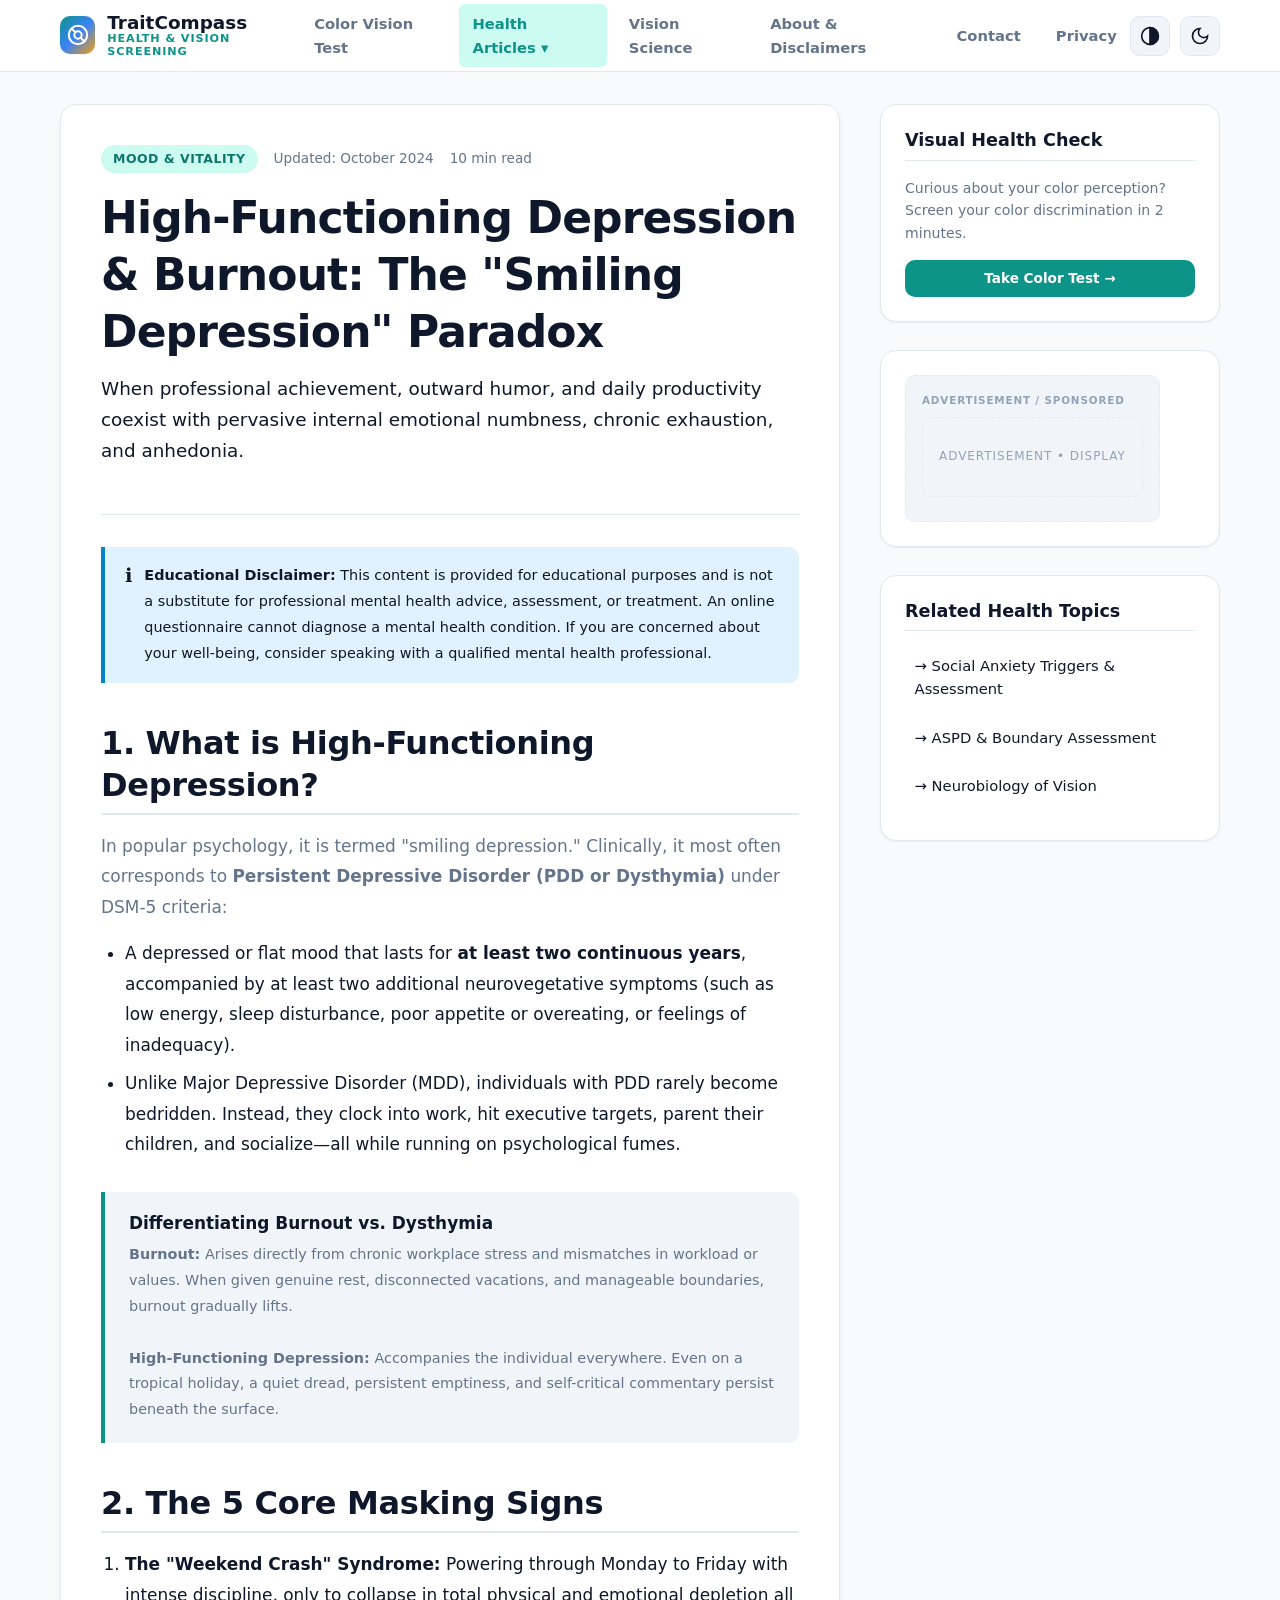
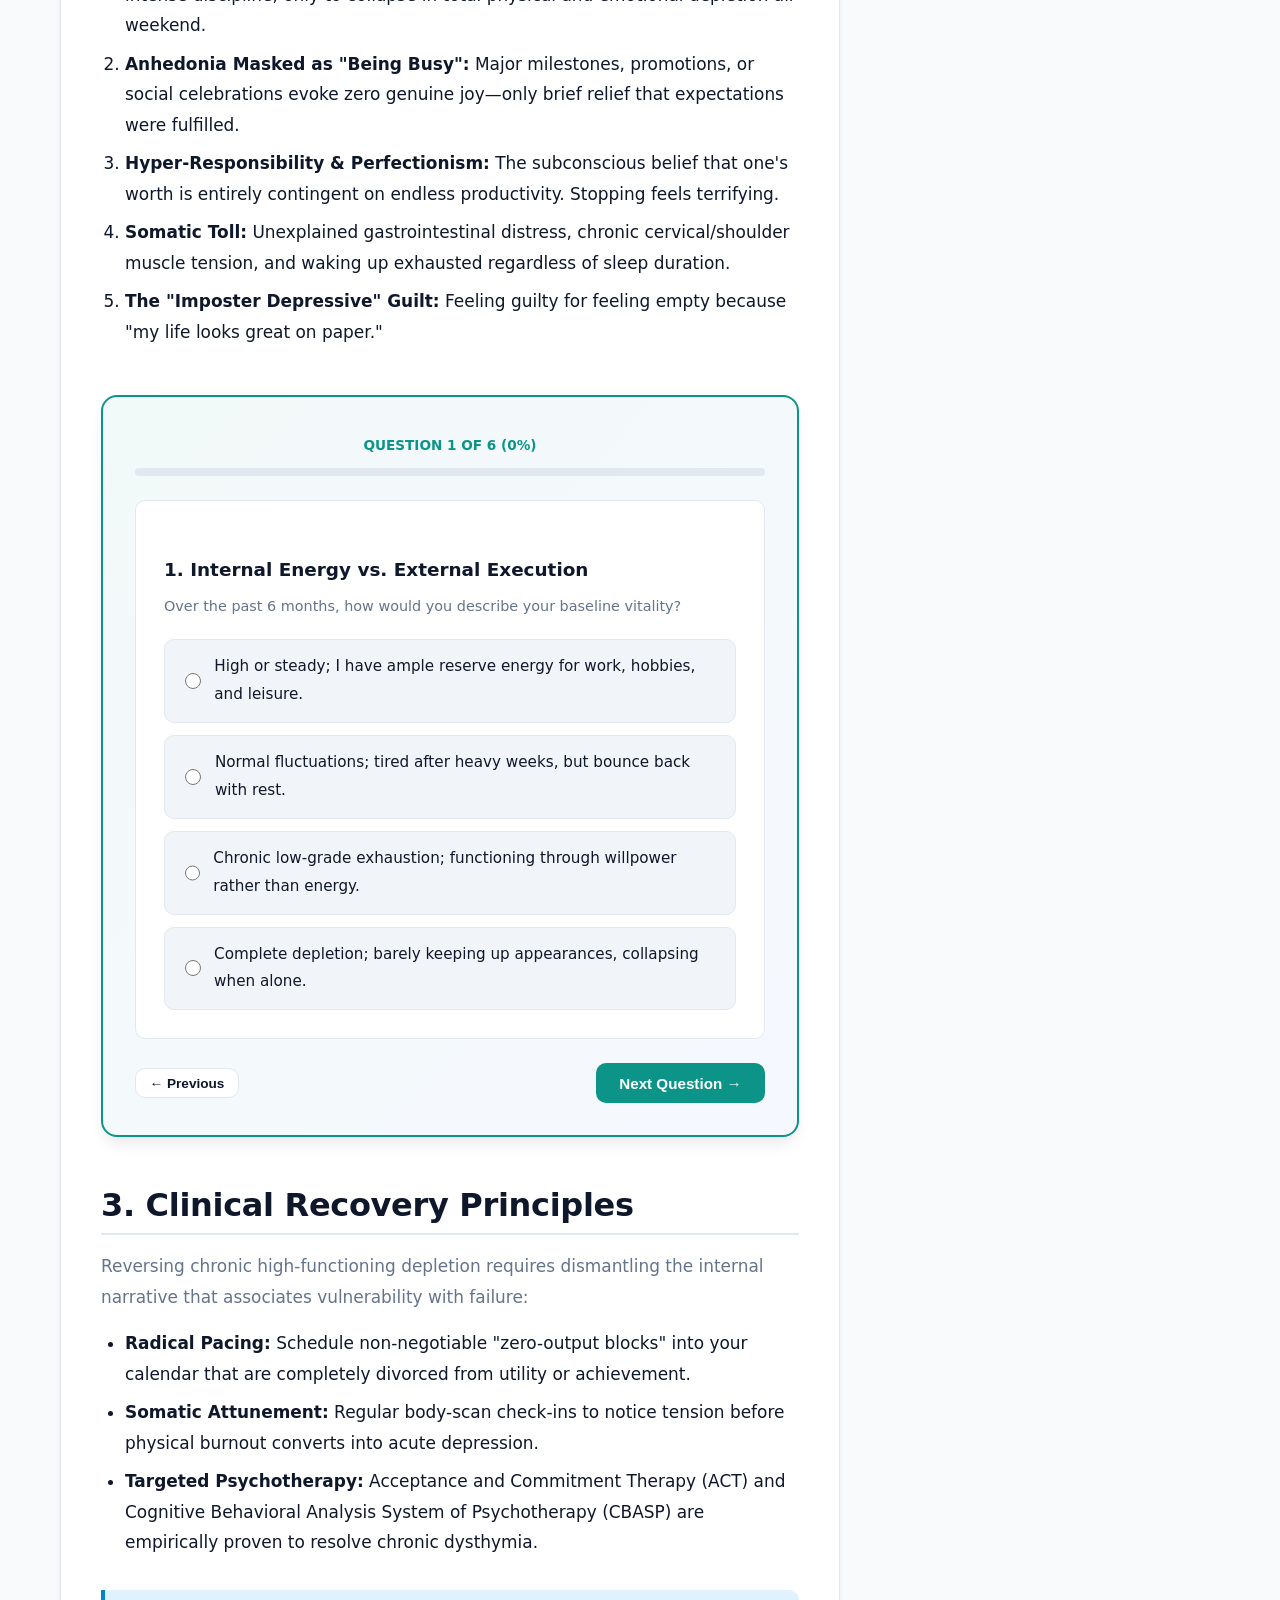
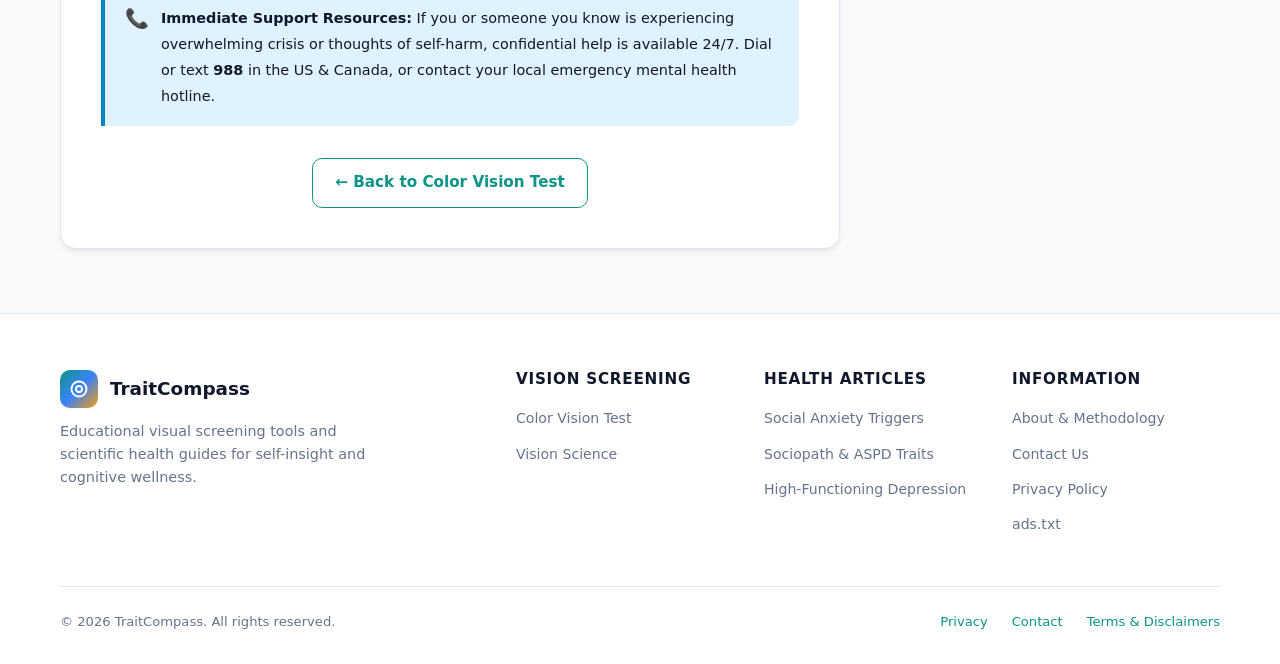
<file: high-functioning-depression.html>
<!DOCTYPE html>
<html lang="en">
<head>
  <meta charset="UTF-8">
  <meta name="viewport" content="width=device-width, initial-scale=1.0">
  <title>High-Functioning Depression & Burnout: Symptoms, Science & Screener | TraitCompass</title>
  <meta name="description" content="Discover the clinical reality of Persistent Depressive Disorder (Dysthymia) masked by achievement, the smiling depression paradox, and take our 6-item screener.">
  <link rel="stylesheet" href="style.css">
  <link rel="icon" href="data:image/svg+xml,<svg xmlns='http://www.w3.org/2000/svg' viewBox='0 0 100 100'><circle cx='50' cy='50' r='46' fill='%230d9488'/><circle cx='38' cy='45' r='14' fill='%23f59e0b'/><circle cx='62' cy='55' r='14' fill='%23ef4444'/></svg>">
</head>
<body>
  <a href="#article-content" class="skip-to-content">Skip to Content</a>

  <!-- Header -->
  <header class="site-header">
    <div class="container header-container">
      <a href="index.html" class="brand">
        <div class="brand-icon">
          <svg width="22" height="22" viewBox="0 0 24 24" fill="none" stroke="currentColor" stroke-width="2.2">
            <circle cx="12" cy="12" r="10"></circle>
            <circle cx="12" cy="12" r="4"></circle>
            <line x1="4.93" y1="4.93" x2="9.17" y2="9.17"></line>
            <line x1="14.83" y1="14.83" x2="19.07" y2="19.07"></line>
          </svg>
        </div>
        <div class="brand-name">
          <span class="brand-title">TraitCompass</span>
          <span class="brand-subtitle">Health & Vision Screening</span>
        </div>
      </a>

      <nav aria-label="Main Navigation">
        <ul class="nav-menu" id="navMenu">
          <li><a href="index.html" class="nav-link">Color Vision Test</a></li>
          <li class="nav-dropdown">
            <a href="#" class="nav-link active" aria-haspopup="true">Health Articles ▾</a>
            <ul class="dropdown-menu">
              <li><a href="social-anxiety-triggers.html" class="dropdown-item"><strong>Social Anxiety Triggers</strong><small>Assessment & toolkit</small></a></li>
              <li><a href="sociopath-traits.html" class="dropdown-item"><strong>Sociopath & ASPD Traits</strong><small>Clinical checklist & red flags</small></a></li>
              <li><a href="high-functioning-depression.html" class="dropdown-item"><strong>High-Functioning Depression</strong><small>Symptom guide & screener</small></a></li>
            </ul>
          </li>
          <li><a href="learn.html" class="nav-link">Vision Science</a></li>
          <li><a href="about.html" class="nav-link">About & Disclaimers</a></li>
          <li><a href="contact.html" class="nav-link">Contact</a></li>
          <li><a href="privacy.html" class="nav-link">Privacy</a></li>
        </ul>
      </nav>

      <div class="header-actions">
        <button type="button" class="icon-btn" id="contrastToggle" title="Toggle High Contrast Mode" aria-label="Toggle High Contrast Mode">
          <svg width="20" height="20" viewBox="0 0 24 24" fill="none" stroke="currentColor" stroke-width="2"><circle cx="12" cy="12" r="10"></circle><path d="M12 2a10 10 0 0 1 0 20Z" fill="currentColor"></path></svg>
        </button>
        <button type="button" class="icon-btn" id="themeToggle" title="Toggle Theme" aria-label="Toggle Dark/Light Theme">
          <svg width="20" height="20" viewBox="0 0 24 24" fill="none" stroke="currentColor" stroke-width="2"><path d="M12 3a6 6 0 0 0 9 9 9 9 0 1 1-9-9Z"></path></svg>
        </button>
        <button type="button" class="mobile-nav-toggle" id="mobileNavToggle" aria-label="Toggle navigation menu" aria-expanded="false">☰</button>
      </div>
    </div>
  </header>

  <!-- Main Content -->
  <main class="main-content" id="article-content">
    <div class="container">
      <div class="article-layout">
        
        <article class="article-main">
          <header class="article-header">
            <div class="article-meta">
              <span class="badge badge-primary">Mood & Vitality</span>
              <span>Updated: October 2024</span>
              <span>10 min read</span>
            </div>
            <h1>High-Functioning Depression & Burnout: The "Smiling Depression" Paradox</h1>
            <p class="lead">
              When professional achievement, outward humor, and daily productivity coexist with pervasive internal emotional numbness, chronic exhaustion, and anhedonia.
            </p>
          </header>

          <div class="article-body">
            <!-- Mandatory Educational Disclaimer -->
            <aside class="clinical-notice" role="note" style="margin-bottom: 2rem;">
              <div class="notice-icon">ℹ️</div>
              <div>
                <strong>Educational Disclaimer:</strong>
                This content is provided for educational purposes and is not a substitute for professional mental health advice, assessment, or treatment. An online questionnaire cannot diagnose a mental health condition. If you are concerned about your well-being, consider speaking with a qualified mental health professional.
              </div>
            </aside>
            <h2>1. What is High-Functioning Depression?</h2>
            <p>
              In popular psychology, it is termed "smiling depression." Clinically, it most often corresponds to <strong>Persistent Depressive Disorder (PDD or Dysthymia)</strong> under DSM-5 criteria:
            </p>
            <ul>
              <li>A depressed or flat mood that lasts for <strong>at least two continuous years</strong>, accompanied by at least two additional neurovegetative symptoms (such as low energy, sleep disturbance, poor appetite or overeating, or feelings of inadequacy).</li>
              <li>Unlike Major Depressive Disorder (MDD), individuals with PDD rarely become bedridden. Instead, they clock into work, hit executive targets, parent their children, and socialize—all while running on psychological fumes.</li>
            </ul>

            <div class="callout-box">
              <h4 style="margin-bottom: 0.5rem;">Differentiating Burnout vs. Dysthymia</h4>
              <p style="font-size: 0.9rem; margin-bottom: 0;">
                <strong>Burnout:</strong> Arises directly from chronic workplace stress and mismatches in workload or values. When given genuine rest, disconnected vacations, and manageable boundaries, burnout gradually lifts.<br><br>
                <strong>High-Functioning Depression:</strong> Accompanies the individual everywhere. Even on a tropical holiday, a quiet dread, persistent emptiness, and self-critical commentary persist beneath the surface.
              </p>
            </div>

            <h2>2. The 5 Core Masking Signs</h2>
            <ol>
              <li><strong>The "Weekend Crash" Syndrome:</strong> Powering through Monday to Friday with intense discipline, only to collapse in total physical and emotional depletion all weekend.</li>
              <li><strong>Anhedonia Masked as "Being Busy":</strong> Major milestones, promotions, or social celebrations evoke zero genuine joy—only brief relief that expectations were fulfilled.</li>
              <li><strong>Hyper-Responsibility & Perfectionism:</strong> The subconscious belief that one's worth is entirely contingent on endless productivity. Stopping feels terrifying.</li>
              <li><strong>Somatic Toll:</strong> Unexplained gastrointestinal distress, chronic cervical/shoulder muscle tension, and waking up exhausted regardless of sleep duration.</li>
              <li><strong>The "Imposter Depressive" Guilt:</strong> Feeling guilty for feeling empty because "my life looks great on paper."</li>
            </ol>

            <!-- Interactive Self-Assessment Quiz Container -->
            <div id="depressionQuizContainer">
              <!-- Dynamically populated by TraitCompassAssessments -->
            </div>

            <h2>3. Clinical Recovery Principles</h2>
            <p>
              Reversing chronic high-functioning depletion requires dismantling the internal narrative that associates vulnerability with failure:
            </p>
            <ul>
              <li><strong>Radical Pacing:</strong> Schedule non-negotiable "zero-output blocks" into your calendar that are completely divorced from utility or achievement.</li>
              <li><strong>Somatic Attunement:</strong> Regular body-scan check-ins to notice tension before physical burnout converts into acute depression.</li>
              <li><strong>Targeted Psychotherapy:</strong> Acceptance and Commitment Therapy (ACT) and Cognitive Behavioral Analysis System of Psychotherapy (CBASP) are empirically proven to resolve chronic dysthymia.</li>
            </ul>

            <div class="clinical-notice" style="margin-top: 2rem;">
              <div class="notice-icon">📞</div>
              <div>
                <strong>Immediate Support Resources:</strong> If you or someone you know is experiencing overwhelming crisis or thoughts of self-harm, confidential help is available 24/7. Dial or text <strong>988</strong> in the US & Canada, or contact your local emergency mental health hotline.
              </div>
            </div>

            <div style="margin-top: 2rem; text-align: center;">
              <a href="index.html" class="btn btn-outline">← Back to Color Vision Test</a>
            </div>
          </div>
        </article>

        <!-- Sidebar -->
        <aside class="article-sidebar">
          <div class="sidebar-card">
            <h3>Visual Health Check</h3>
            <p style="font-size: 0.88rem; color: var(--text-muted); margin-bottom: 1rem;">
              Curious about your color perception? Screen your color discrimination in 2 minutes.
            </p>
            <a href="index.html" class="btn btn-primary btn-sm" style="width: 100%;">Take Color Test →</a>
          </div>

          <div class="sidebar-card">
            <div class="ad-slot ad-slot-sidebar"></div>
          </div>

          <div class="sidebar-card">
            <h3>Related Health Topics</h3>
            <ul class="sidebar-links">
              <li><a href="social-anxiety-triggers.html">→ Social Anxiety Triggers & Assessment</a></li>
              <li><a href="sociopath-traits.html">→ ASPD & Boundary Assessment</a></li>
              <li><a href="learn.html">→ Neurobiology of Vision</a></li>
            </ul>
          </div>
        </aside>

      </div>
    </div>
  </main>

  <!-- Footer -->
  <footer class="site-footer">
    <div class="container">
      <div class="footer-grid">
        <div class="footer-brand">
          <div class="brand">
            <div class="brand-icon">
              <svg width="18" height="18" viewBox="0 0 24 24" fill="none" stroke="currentColor" stroke-width="2.5"><circle cx="12" cy="12" r="10"></circle><circle cx="12" cy="12" r="4"></circle></svg>
            </div>
            <span class="brand-title">TraitCompass</span>
          </div>
          <p>Educational visual screening tools and scientific health guides for self-insight and cognitive wellness.</p>
        </div>
        <div class="footer-column">
          <h4>Vision Screening</h4>
          <ul class="footer-links">
            <li><a href="index.html">Color Vision Test</a></li>
            <li><a href="learn.html">Vision Science</a></li>
          </ul>
        </div>
        <div class="footer-column">
          <h4>Health Articles</h4>
          <ul class="footer-links">
            <li><a href="social-anxiety-triggers.html">Social Anxiety Triggers</a></li>
            <li><a href="sociopath-traits.html">Sociopath & ASPD Traits</a></li>
            <li><a href="high-functioning-depression.html">High-Functioning Depression</a></li>
          </ul>
        </div>
        <div class="footer-column">
          <h4>Information</h4>
          <ul class="footer-links">
            <li><a href="about.html">About & Methodology</a></li>
            <li><a href="contact.html">Contact Us</a></li>
            <li><a href="privacy.html">Privacy Policy</a></li>
            <li><a href="ads.txt">ads.txt</a></li>
          </ul>
        </div>
      </div>
      <div class="footer-bottom">
        <div>© <span id="currentYear">2026</span> TraitCompass. All rights reserved.</div>
        <div style="display: flex; gap: 1.5rem;">
          <a href="privacy.html">Privacy</a>
          <a href="contact.html">Contact</a>
          <a href="about.html">Terms & Disclaimers</a>
        </div>
      </div>
    </div>
  </footer>

  <script src="script.js"></script>
  <script src="ads.js"></script>
  <script>
    // Initialize High Functioning Depression Screener
    document.addEventListener('DOMContentLoaded', () => {
      TraitCompassAssessments.initQuiz('depressionQuizContainer', {
        questions: [
          {
            title: "1. Internal Energy vs. External Execution",
            scenario: "Over the past 6 months, how would you describe your baseline vitality?",
            options: [
              { label: "High or steady; I have ample reserve energy for work, hobbies, and leisure.", points: 0 },
              { label: "Normal fluctuations; tired after heavy weeks, but bounce back with rest.", points: 1 },
              { label: "Chronic low-grade exhaustion; functioning through willpower rather than energy.", points: 2 },
              { label: "Complete depletion; barely keeping up appearances, collapsing when alone.", points: 3 }
            ]
          },
          {
            title: "2. The Anhedonia Spectrum (Joy in Accomplishment)",
            scenario: "When you finish an important goal or engage in leisure activities:",
            options: [
              { label: "I feel authentic satisfaction, pride, or deep enjoyment.", points: 0 },
              { label: "Usually enjoyable, though occasionally feel neutral.", points: 1 },
              { label: "Mostly just relief that an obligation is completed; joy feels muted or gray.", points: 2 },
              { label: "Persistent emptiness; nothing brings emotional spark or pleasure.", points: 3 }
            ]
          },
          {
            title: "3. The 'Weekend Crash' Pattern",
            scenario: "What typically happens when unstructured time or the weekend arrives?",
            options: [
              { label: "I look forward to it and pursue hobbies, friends, and active rest.", points: 0 },
              { label: "I rest a bit and then enjoy personal activities comfortably.", points: 1 },
              { label: "I enter a state of paralysis, sleeping or doom-scrolling, unable to enjoy it.", points: 2 },
              { label: "Severe emotional crash; dreading Monday while rotting in bed all weekend.", points: 3 }
            ]
          },
          {
            title: "4. The Relentless Inner Critic",
            scenario: "How does your internal voice speak to you when you make a minor mistake?",
            options: [
              { label: "Compassionate and constructive; I recognize mistakes as part of learning.", points: 0 },
              { label: "Mild self-criticism, but I move forward quickly.", points: 1 },
              { label: "Harsh internal verdict; nagging feelings of fraudulence ('I'm never enough').", points: 2 },
              { label: "Vicious, unrelenting self-loathing that severely undermines my sense of safety.", points: 3 }
            ]
          },
          {
            title: "5. Emotional Masking in Social Environments",
            scenario: "When friends or coworkers ask 'How are you doing?':",
            options: [
              { label: "I answer honestly and share genuine feelings with trusted people.", points: 0 },
              { label: "Standard polite response, but authentic when asked closely.", points: 1 },
              { label: "I automatically project an upbeat, smiling persona to conceal deep numbness.", points: 2 },
              { label: "I wear an exhausting armor of cheerfulness because admitting struggle is unthinkable.", points: 3 }
            ]
          },
          {
            title: "6. Sense of Future & Purpose",
            scenario: "When you reflect on the upcoming 1 to 3 years:",
            options: [
              { label: "I feel optimistic, curious, and motivated by upcoming opportunities.", points: 0 },
              { label: "Balanced; some life anxieties, but fundamentally hopeful.", points: 1 },
              { label: "A flat treadmill; just getting through the next deadline without excitement.", points: 2 },
              { label: "Heavy sense of pointlessness; questioning why I continue running this race.", points: 3 }
            ]
          }
        ],
        tiers: [
          {
            min: 0, max: 4,
            title: "Low Indicators: Emotionally Grounded & Resilient",
            badgeClass: "badge-success",
            description: "Your responses reflect healthy psychological resilience, stable energy reserves, and positive capacity for enjoyment.",
            recommendations: [
              "Continue prioritizing restful boundaries and balanced daily habits.",
              "Maintain open, authentic communication with your personal support network."
            ]
          },
          {
            min: 5, max: 9,
            title: "Mild Indicators: Cumulative Fatigue & Overextension",
            badgeClass: "badge-warning",
            description: "You report noticeable signs of weariness or mild emotional exhaustion. Sustained daily demands may be beginning to strain your personal reserves.",
            recommendations: [
              "Schedule non-negotiable recovery blocks free of digital inputs or performance pressure.",
              "Practice self-compassion when energy levels fluctuate; challenge the impulse to measure worth solely by output."
            ]
          },
          {
            min: 10, max: 14,
            title: "Moderate Indicators: Persistent Emotional Exhaustion",
            badgeClass: "badge-danger",
            description: "Your self-reported answers suggest persistent fatigue, emotional masking, and difficulty experiencing joy in accomplishment. An online questionnaire cannot diagnose any medical or psychiatric condition, but these experiences warrant gentle self-care and professional reflection.",
            recommendations: [
              "Consider speaking with a licensed therapist specializing in CBT, ACT, or chronic burnout for personalized guidance.",
              "Confide in a trusted friend or healthcare professional about how you are genuinely feeling beneath daily responsibilities.",
              "Consider consulting a primary care provider to explore standard health markers (such as thyroid function, sleep quality, and vitamin levels)."
            ]
          },
          {
            min: 15, max: 18,
            title: "Elevated Indicators: Significant Fatigue & Depletion",
            badgeClass: "badge-danger",
            description: "Your responses reflect substantial emotional and physical depletion, chronic numbness, and heavy internal strain. If you are experiencing prolonged distress, consulting a healthcare provider or licensed mental health professional can provide personalized support.",
            recommendations: [
              "Consult an experienced mental health professional or primary care physician for a comprehensive, supportive evaluation.",
              "Avoid navigating deep exhaustion in isolation—reaching out for support is a courageous and healthy step.",
              "If experiencing an overwhelming crisis or thoughts of self-harm, confidential help is available 24/7: call or text 988 (US & Canada)."
            ]
          }
        ]
      });
    });
  </script>
</body>
</html>
</file>
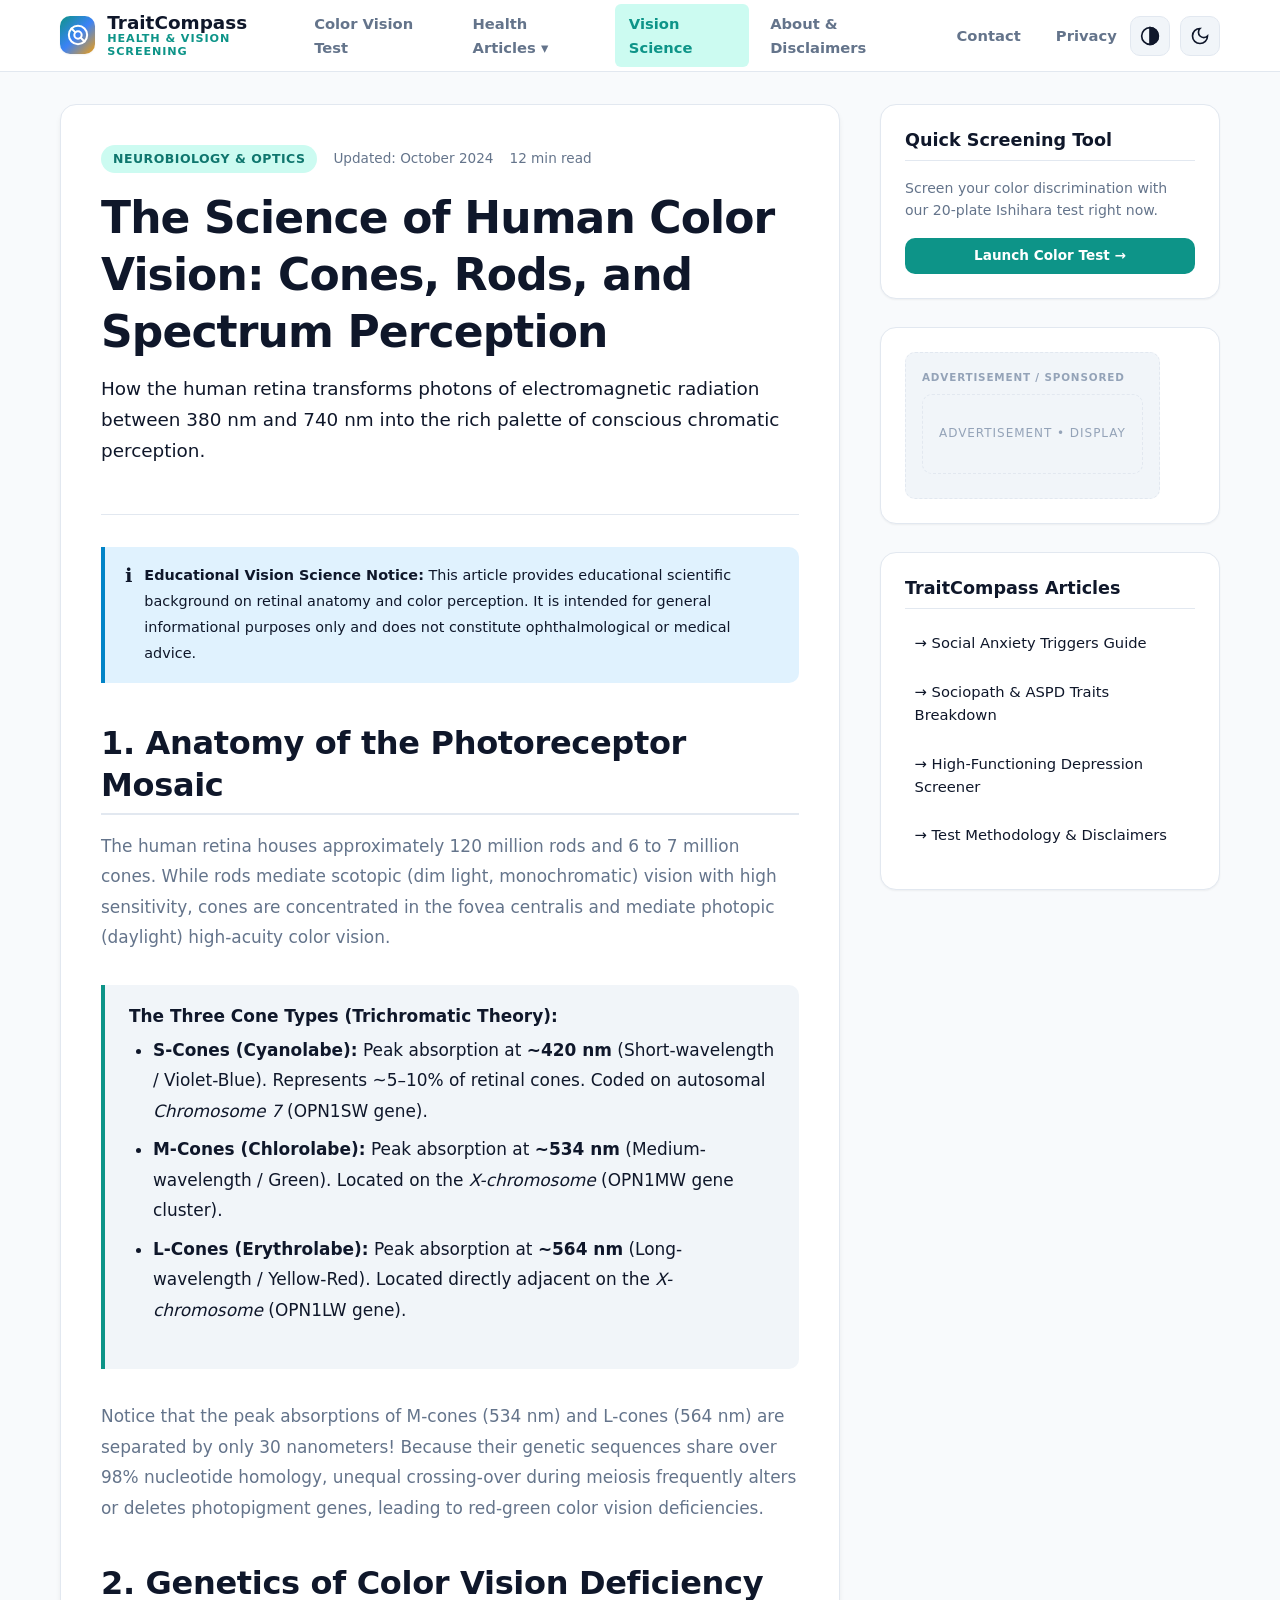
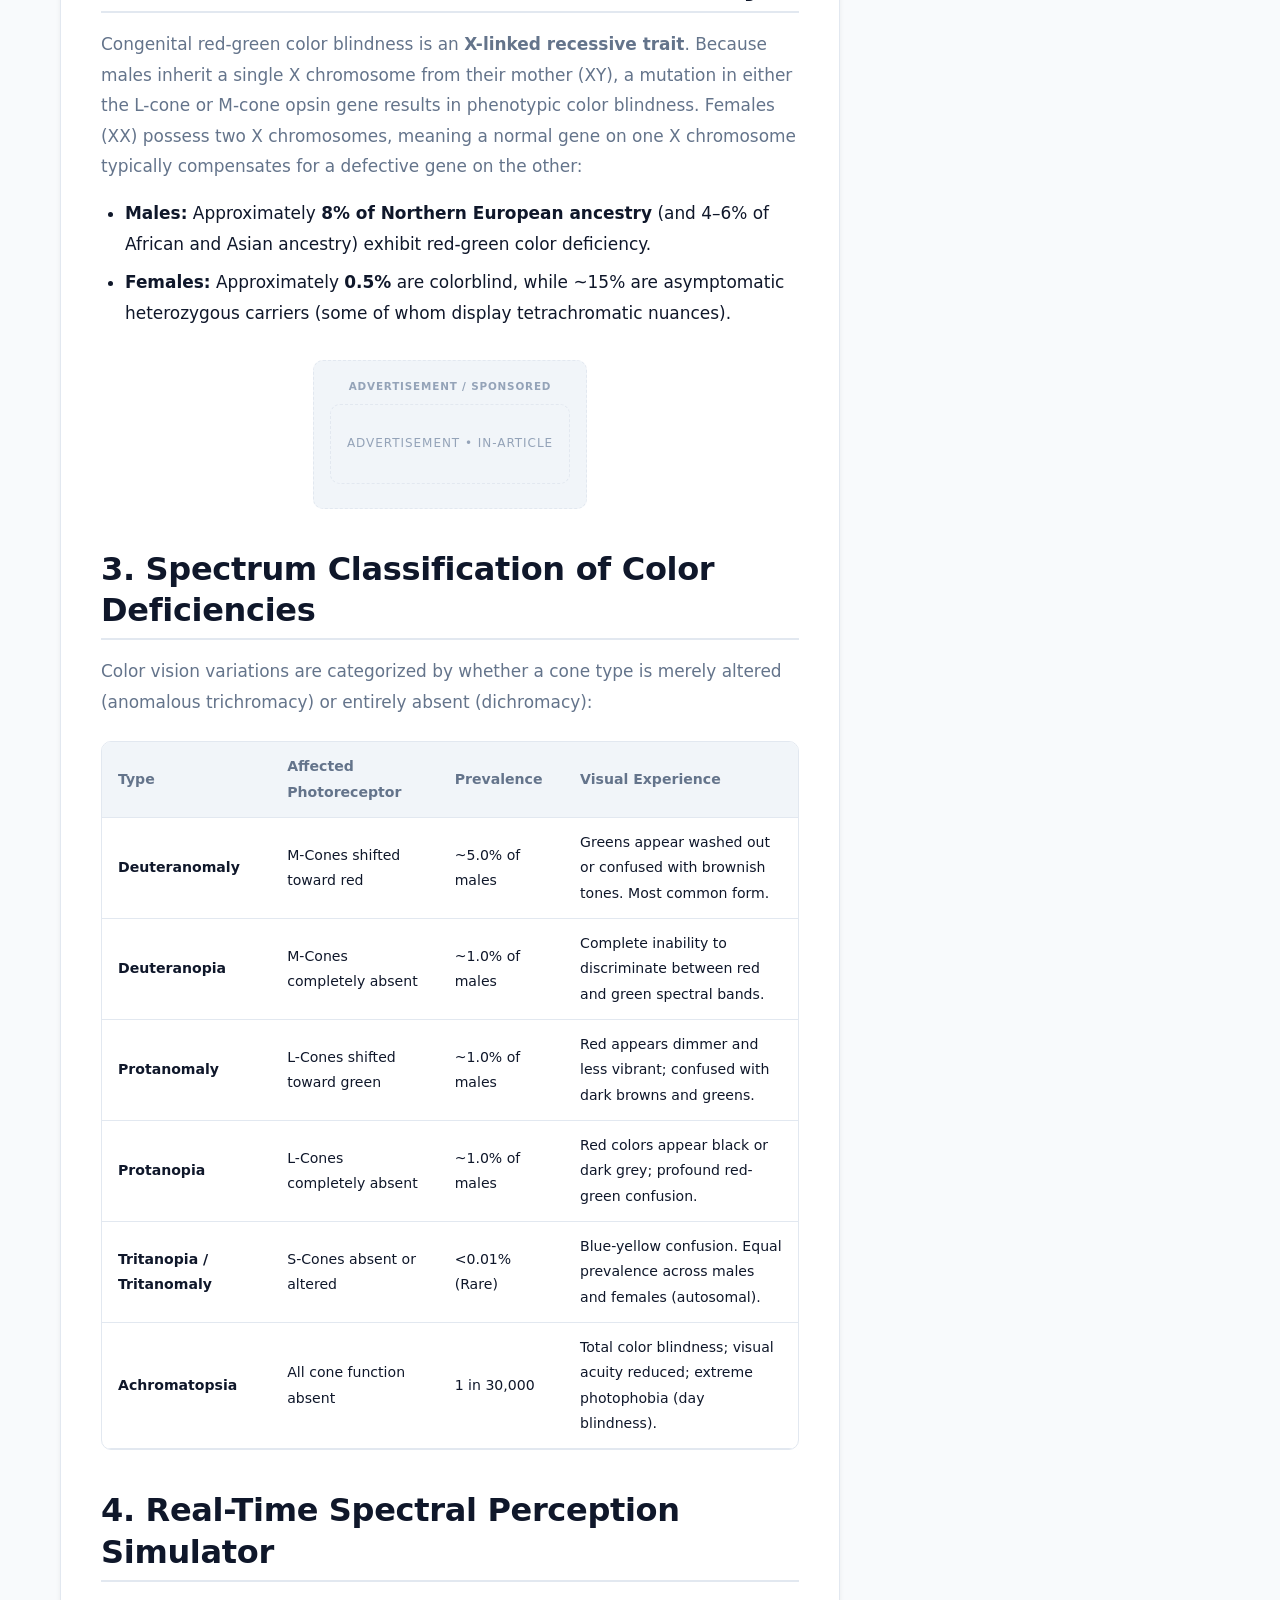
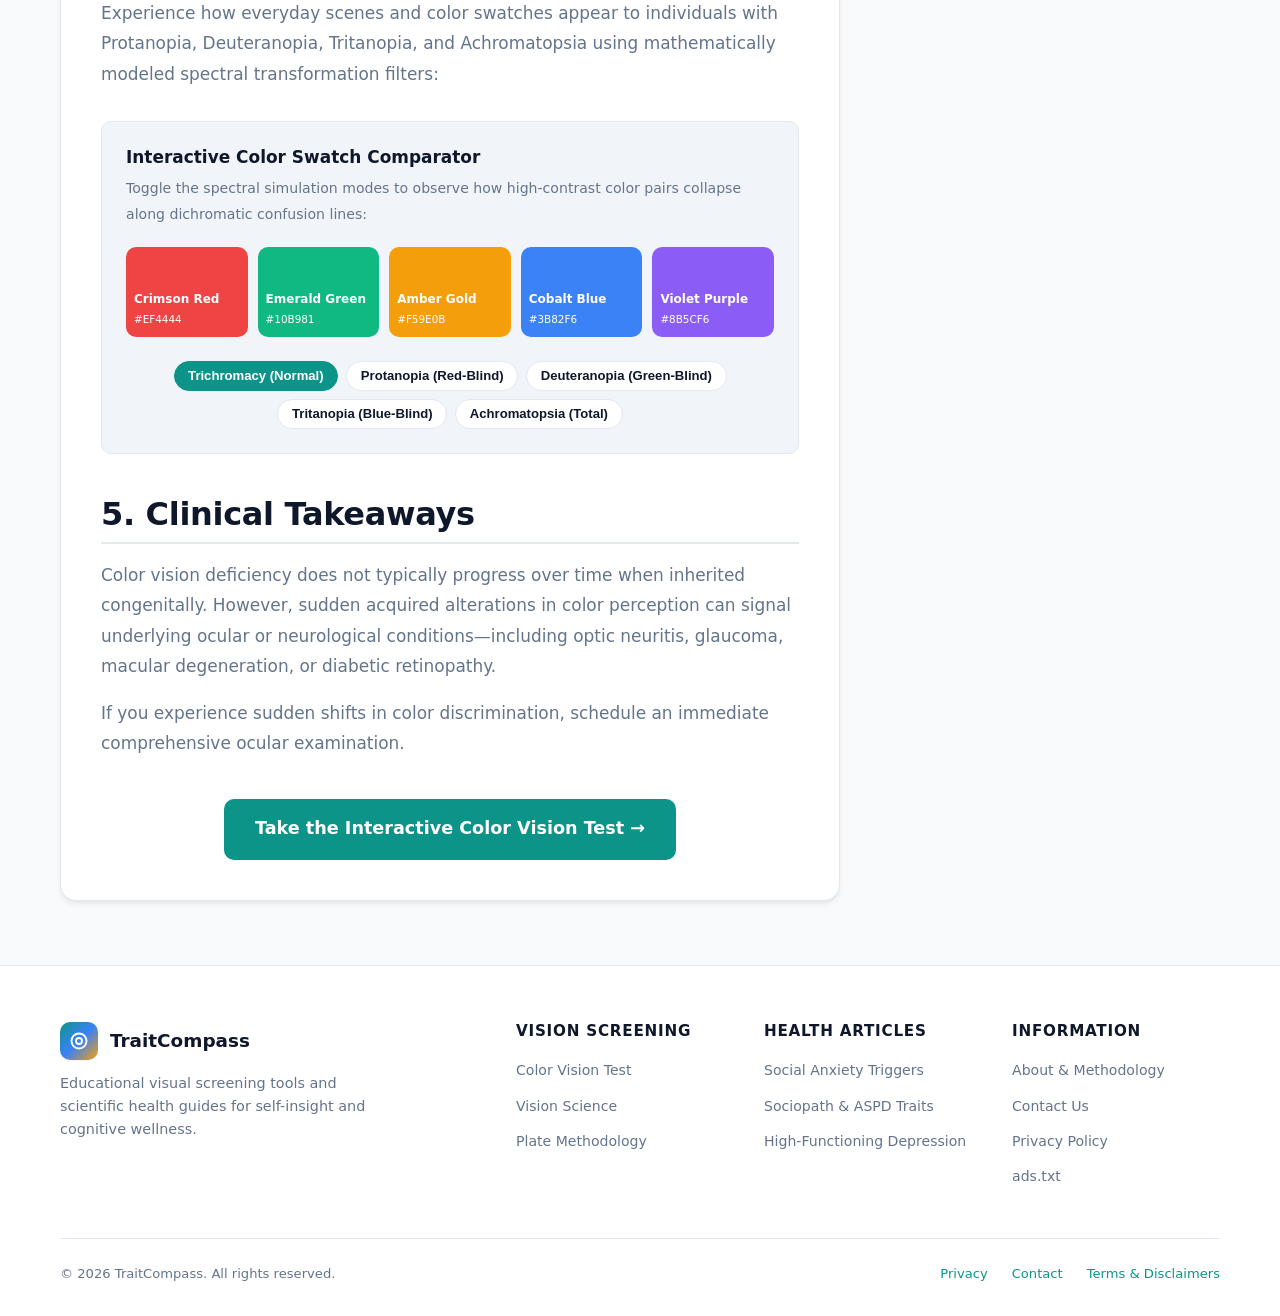
<file: learn.html>
<!DOCTYPE html>
<html lang="en">
<head>
  <meta charset="UTF-8">
  <meta name="viewport" content="width=device-width, initial-scale=1.0">
  <title>Vision Science, Cones, Rods & Spectrum Perception | TraitCompass</title>
  <meta name="description" content="In-depth guide to the anatomy of human vision, retinal photoreceptors (S, M, L cones and rods), the genetics of color blindness, and interactive spectral perception tools.">
  <link rel="stylesheet" href="style.css">
  <link rel="icon" href="data:image/svg+xml,<svg xmlns='http://www.w3.org/2000/svg' viewBox='0 0 100 100'><circle cx='50' cy='50' r='46' fill='%230d9488'/><circle cx='38' cy='45' r='14' fill='%23f59e0b'/><circle cx='62' cy='55' r='14' fill='%23ef4444'/></svg>">
</head>
<body>
  <a href="#learn-content" class="skip-to-content">Skip to Educational Content</a>

  <!-- Embedded SVG Color Blindness Simulation Matrices -->
  <svg style="display: none;" aria-hidden="true">
    <defs>
      <filter id="protanopia-filter">
        <feColorMatrix type="matrix" values="0.567, 0.433, 0, 0, 0  0.558, 0.442, 0, 0, 0  0, 0.242, 0.758, 0, 0  0, 0, 0, 1, 0"/>
      </filter>
      <filter id="deuteranopia-filter">
        <feColorMatrix type="matrix" values="0.625, 0.375, 0, 0, 0  0.7, 0.3, 0, 0, 0  0, 0.3, 0.7, 0, 0  0, 0, 0, 1, 0"/>
      </filter>
      <filter id="tritanopia-filter">
        <feColorMatrix type="matrix" values="0.95, 0.05, 0, 0, 0  0, 0.433, 0.567, 0, 0  0, 0.475, 0.525, 0, 0  0, 0, 0, 1, 0"/>
      </filter>
    </defs>
  </svg>

  <!-- Sticky Header Navigation -->
  <header class="site-header">
    <div class="container header-container">
      <a href="index.html" class="brand">
        <div class="brand-icon">
          <svg width="22" height="22" viewBox="0 0 24 24" fill="none" stroke="currentColor" stroke-width="2.2" stroke-linecap="round" stroke-linejoin="round">
            <circle cx="12" cy="12" r="10"></circle>
            <circle cx="12" cy="12" r="4"></circle>
            <line x1="4.93" y1="4.93" x2="9.17" y2="9.17"></line>
            <line x1="14.83" y1="14.83" x2="19.07" y2="19.07"></line>
          </svg>
        </div>
        <div class="brand-name">
          <span class="brand-title">TraitCompass</span>
          <span class="brand-subtitle">Health & Vision Screening</span>
        </div>
      </a>

      <nav aria-label="Main Navigation">
        <ul class="nav-menu" id="navMenu">
          <li><a href="index.html" class="nav-link">Color Vision Test</a></li>
          <li class="nav-dropdown">
            <a href="#" class="nav-link" aria-haspopup="true">Health Articles ▾</a>
            <ul class="dropdown-menu">
              <li><a href="social-anxiety-triggers.html" class="dropdown-item"><strong>Social Anxiety Triggers</strong><small>Assessment & toolkit</small></a></li>
              <li><a href="sociopath-traits.html" class="dropdown-item"><strong>Sociopath & ASPD Traits</strong><small>Clinical checklist & red flags</small></a></li>
              <li><a href="high-functioning-depression.html" class="dropdown-item"><strong>High-Functioning Depression</strong><small>Symptom guide & screener</small></a></li>
            </ul>
          </li>
          <li><a href="learn.html" class="nav-link active">Vision Science</a></li>
          <li><a href="about.html" class="nav-link">About & Disclaimers</a></li>
          <li><a href="contact.html" class="nav-link">Contact</a></li>
          <li><a href="privacy.html" class="nav-link">Privacy</a></li>
        </ul>
      </nav>

      <div class="header-actions">
        <button type="button" class="icon-btn" id="contrastToggle" title="Toggle High Contrast Mode" aria-label="Toggle High Contrast Mode">
          <svg width="20" height="20" viewBox="0 0 24 24" fill="none" stroke="currentColor" stroke-width="2"><circle cx="12" cy="12" r="10"></circle><path d="M12 2a10 10 0 0 1 0 20Z" fill="currentColor"></path></svg>
        </button>
        <button type="button" class="icon-btn" id="themeToggle" title="Toggle Dark/Light Theme" aria-label="Toggle Dark/Light Theme">
          <svg width="20" height="20" viewBox="0 0 24 24" fill="none" stroke="currentColor" stroke-width="2"><path d="M12 3a6 6 0 0 0 9 9 9 9 0 1 1-9-9Z"></path></svg>
        </button>
        <button type="button" class="mobile-nav-toggle" id="mobileNavToggle" aria-label="Toggle navigation menu" aria-expanded="false">☰</button>
      </div>
    </div>
  </header>

  <!-- Main Content -->
  <main class="main-content" id="learn-content">
    <div class="container">
      <div class="article-layout">
        
        <!-- Main Article Content -->
        <article class="article-main">
          <header class="article-header">
            <div class="article-meta">
              <span class="badge badge-primary">Neurobiology & Optics</span>
              <span>Updated: October 2024</span>
              <span>12 min read</span>
            </div>
            <h1>The Science of Human Color Vision: Cones, Rods, and Spectrum Perception</h1>
            <p class="lead">
              How the human retina transforms photons of electromagnetic radiation between 380 nm and 740 nm into the rich palette of conscious chromatic perception.
            </p>
          </header>

          <div class="article-body">
            <!-- Educational Notice -->
            <aside class="clinical-notice" role="note" style="margin-bottom: 2rem;">
              <div class="notice-icon">ℹ️</div>
              <div>
                <strong>Educational Vision Science Notice:</strong>
                This article provides educational scientific background on retinal anatomy and color perception. It is intended for general informational purposes only and does not constitute ophthalmological or medical advice.
              </div>
            </aside>
            <h2>1. Anatomy of the Photoreceptor Mosaic</h2>
            <p>
              The human retina houses approximately 120 million rods and 6 to 7 million cones. While rods mediate scotopic (dim light, monochromatic) vision with high sensitivity, cones are concentrated in the fovea centralis and mediate photopic (daylight) high-acuity color vision.
            </p>

            <div class="callout-box">
              <h4 style="margin-bottom: 0.5rem;">The Three Cone Types (Trichromatic Theory):</h4>
              <ul>
                <li><strong>S-Cones (Cyanolabe):</strong> Peak absorption at <strong>~420 nm</strong> (Short-wavelength / Violet-Blue). Represents ~5–10% of retinal cones. Coded on autosomal <em>Chromosome 7</em> (OPN1SW gene).</li>
                <li><strong>M-Cones (Chlorolabe):</strong> Peak absorption at <strong>~534 nm</strong> (Medium-wavelength / Green). Located on the <em>X-chromosome</em> (OPN1MW gene cluster).</li>
                <li><strong>L-Cones (Erythrolabe):</strong> Peak absorption at <strong>~564 nm</strong> (Long-wavelength / Yellow-Red). Located directly adjacent on the <em>X-chromosome</em> (OPN1LW gene).</li>
              </ul>
            </div>

            <p>
              Notice that the peak absorptions of M-cones (534 nm) and L-cones (564 nm) are separated by only 30 nanometers! Because their genetic sequences share over 98% nucleotide homology, unequal crossing-over during meiosis frequently alters or deletes photopigment genes, leading to red-green color vision deficiencies.
            </p>

            <h2>2. Genetics of Color Vision Deficiency</h2>
            <p>
              Congenital red-green color blindness is an <strong>X-linked recessive trait</strong>. Because males inherit a single X chromosome from their mother (XY), a mutation in either the L-cone or M-cone opsin gene results in phenotypic color blindness. Females (XX) possess two X chromosomes, meaning a normal gene on one X chromosome typically compensates for a defective gene on the other:
            </p>

            <ul>
              <li><strong>Males:</strong> Approximately <strong>8% of Northern European ancestry</strong> (and 4–6% of African and Asian ancestry) exhibit red-green color deficiency.</li>
              <li><strong>Females:</strong> Approximately <strong>0.5%</strong> are colorblind, while ~15% are asymptomatic heterozygous carriers (some of whom display tetrachromatic nuances).</li>
            </ul>

            <!-- Ad Slot Native -->
            <div class="ad-slot-wrapper">
              <div class="ad-slot ad-slot-native"></div>
            </div>

            <h2>3. Spectrum Classification of Color Deficiencies</h2>
            <p>
              Color vision variations are categorized by whether a cone type is merely altered (anomalous trichromacy) or entirely absent (dichromacy):
            </p>

            <div class="table-responsive" style="margin: 1.5rem 0;">
              <table class="breakdown-table">
                <thead>
                  <tr>
                    <th>Type</th>
                    <th>Affected Photoreceptor</th>
                    <th>Prevalence</th>
                    <th>Visual Experience</th>
                  </tr>
                </thead>
                <tbody>
                  <tr>
                    <td><strong>Deuteranomaly</strong></td>
                    <td>M-Cones shifted toward red</td>
                    <td>~5.0% of males</td>
                    <td>Greens appear washed out or confused with brownish tones. Most common form.</td>
                  </tr>
                  <tr>
                    <td><strong>Deuteranopia</strong></td>
                    <td>M-Cones completely absent</td>
                    <td>~1.0% of males</td>
                    <td>Complete inability to discriminate between red and green spectral bands.</td>
                  </tr>
                  <tr>
                    <td><strong>Protanomaly</strong></td>
                    <td>L-Cones shifted toward green</td>
                    <td>~1.0% of males</td>
                    <td>Red appears dimmer and less vibrant; confused with dark browns and greens.</td>
                  </tr>
                  <tr>
                    <td><strong>Protanopia</strong></td>
                    <td>L-Cones completely absent</td>
                    <td>~1.0% of males</td>
                    <td>Red colors appear black or dark grey; profound red-green confusion.</td>
                  </tr>
                  <tr>
                    <td><strong>Tritanopia / Tritanomaly</strong></td>
                    <td>S-Cones absent or altered</td>
                    <td>&lt;0.01% (Rare)</td>
                    <td>Blue-yellow confusion. Equal prevalence across males and females (autosomal).</td>
                  </tr>
                  <tr>
                    <td><strong>Achromatopsia</strong></td>
                    <td>All cone function absent</td>
                    <td>1 in 30,000</td>
                    <td>Total color blindness; visual acuity reduced; extreme photophobia (day blindness).</td>
                  </tr>
                </tbody>
              </table>
            </div>

            <h2 id="simulator">4. Real-Time Spectral Perception Simulator</h2>
            <p>
              Experience how everyday scenes and color swatches appear to individuals with Protanopia, Deuteranopia, Tritanopia, and Achromatopsia using mathematically modeled spectral transformation filters:
            </p>

            <!-- Interactive Palette Box -->
            <div class="sim-preview-box" style="margin: 2rem 0; text-align: left;">
              <h4 style="margin-bottom: 0.5rem;">Interactive Color Swatch Comparator</h4>
              <p style="font-size: 0.88rem; color: var(--text-muted); margin-bottom: 1.25rem;">
                Toggle the spectral simulation modes to observe how high-contrast color pairs collapse along dichromatic confusion lines:
              </p>

              <!-- Color Palette Samples -->
              <div id="demoSwatchContainer" style="display: grid; grid-template-columns: repeat(auto-fit, minmax(110px, 1fr)); gap: 10px; margin-bottom: 1.5rem; transition: filter 0.3s ease;">
                <div style="background: #ef4444; height: 90px; border-radius: var(--radius-md); display: flex; flex-direction: column; justify-content: flex-end; padding: 8px; color: white; font-weight: 700; font-size: 0.75rem;">
                  Crimson Red<span style="font-weight: 400; font-size: 0.65rem;">#EF4444</span>
                </div>
                <div style="background: #10b981; height: 90px; border-radius: var(--radius-md); display: flex; flex-direction: column; justify-content: flex-end; padding: 8px; color: white; font-weight: 700; font-size: 0.75rem;">
                  Emerald Green<span style="font-weight: 400; font-size: 0.65rem;">#10B981</span>
                </div>
                <div style="background: #f59e0b; height: 90px; border-radius: var(--radius-md); display: flex; flex-direction: column; justify-content: flex-end; padding: 8px; color: white; font-weight: 700; font-size: 0.75rem;">
                  Amber Gold<span style="font-weight: 400; font-size: 0.65rem;">#F59E0B</span>
                </div>
                <div style="background: #3b82f6; height: 90px; border-radius: var(--radius-md); display: flex; flex-direction: column; justify-content: flex-end; padding: 8px; color: white; font-weight: 700; font-size: 0.75rem;">
                  Cobalt Blue<span style="font-weight: 400; font-size: 0.65rem;">#3B82F6</span>
                </div>
                <div style="background: #8b5cf6; height: 90px; border-radius: var(--radius-md); display: flex; flex-direction: column; justify-content: flex-end; padding: 8px; color: white; font-weight: 700; font-size: 0.75rem;">
                  Violet Purple<span style="font-weight: 400; font-size: 0.65rem;">#8B5CF6</span>
                </div>
              </div>

              <!-- Filter Selector Buttons -->
              <div class="sim-controls">
                <button type="button" class="sim-btn active" onclick="setDemoFilter('normal', this)">Trichromacy (Normal)</button>
                <button type="button" class="sim-btn" onclick="setDemoFilter('protanopia', this)">Protanopia (Red-Blind)</button>
                <button type="button" class="sim-btn" onclick="setDemoFilter('deuteranopia', this)">Deuteranopia (Green-Blind)</button>
                <button type="button" class="sim-btn" onclick="setDemoFilter('tritanopia', this)">Tritanopia (Blue-Blind)</button>
                <button type="button" class="sim-btn" onclick="setDemoFilter('achromatopsia', this)">Achromatopsia (Total)</button>
              </div>
            </div>

            <h2>5. Clinical Takeaways</h2>
            <p>
              Color vision deficiency does not typically progress over time when inherited congenitally. However, sudden acquired alterations in color perception can signal underlying ocular or neurological conditions—including optic neuritis, glaucoma, macular degeneration, or diabetic retinopathy.
            </p>
            <p>
              If you experience sudden shifts in color discrimination, schedule an immediate comprehensive ocular examination.
            </p>

            <div style="margin-top: 2.5rem; text-align: center;">
              <a href="index.html" class="btn btn-primary btn-lg">Take the Interactive Color Vision Test →</a>
            </div>
          </div>
        </article>

        <!-- Sidebar -->
        <aside class="article-sidebar">
          <div class="sidebar-card">
            <h3>Quick Screening Tool</h3>
            <p style="font-size: 0.88rem; color: var(--text-muted); margin-bottom: 1rem;">
              Screen your color discrimination with our 20-plate Ishihara test right now.
            </p>
            <a href="index.html" class="btn btn-primary btn-sm" style="width: 100%;">Launch Color Test →</a>
          </div>

          <div class="sidebar-card">
            <div class="ad-slot ad-slot-sidebar"></div>
          </div>

          <div class="sidebar-card">
            <h3>TraitCompass Articles</h3>
            <ul class="sidebar-links">
              <li><a href="social-anxiety-triggers.html">→ Social Anxiety Triggers Guide</a></li>
              <li><a href="sociopath-traits.html">→ Sociopath & ASPD Traits Breakdown</a></li>
              <li><a href="high-functioning-depression.html">→ High-Functioning Depression Screener</a></li>
              <li><a href="about.html">→ Test Methodology & Disclaimers</a></li>
            </ul>
          </div>
        </aside>

      </div>
    </div>
  </main>

  <!-- Footer -->
  <footer class="site-footer">
    <div class="container">
      <div class="footer-grid">
        <div class="footer-brand">
          <div class="brand">
            <div class="brand-icon">
              <svg width="18" height="18" viewBox="0 0 24 24" fill="none" stroke="currentColor" stroke-width="2.5"><circle cx="12" cy="12" r="10"></circle><circle cx="12" cy="12" r="4"></circle></svg>
            </div>
            <span class="brand-title">TraitCompass</span>
          </div>
          <p>Educational visual screening tools and scientific health guides for self-insight and cognitive wellness.</p>
        </div>
        <div class="footer-column">
          <h4>Vision Screening</h4>
          <ul class="footer-links">
            <li><a href="index.html">Color Vision Test</a></li>
            <li><a href="learn.html">Vision Science</a></li>
            <li><a href="about.html#methodology">Plate Methodology</a></li>
          </ul>
        </div>
        <div class="footer-column">
          <h4>Health Articles</h4>
          <ul class="footer-links">
            <li><a href="social-anxiety-triggers.html">Social Anxiety Triggers</a></li>
            <li><a href="sociopath-traits.html">Sociopath & ASPD Traits</a></li>
            <li><a href="high-functioning-depression.html">High-Functioning Depression</a></li>
          </ul>
        </div>
        <div class="footer-column">
          <h4>Information</h4>
          <ul class="footer-links">
            <li><a href="about.html">About & Methodology</a></li>
            <li><a href="contact.html">Contact Us</a></li>
            <li><a href="privacy.html">Privacy Policy</a></li>
            <li><a href="ads.txt">ads.txt</a></li>
          </ul>
        </div>
      </div>
      <div class="footer-bottom">
        <div>© <span id="currentYear">2026</span> TraitCompass. All rights reserved.</div>
        <div style="display: flex; gap: 1.5rem;">
          <a href="privacy.html">Privacy</a>
          <a href="contact.html">Contact</a>
          <a href="about.html">Terms & Disclaimers</a>
        </div>
      </div>
    </div>
  </footer>

  <script src="script.js"></script>
  <script src="ads.js"></script>
  <script>
    function setDemoFilter(type, btn) {
      document.querySelectorAll('.sim-controls .sim-btn').forEach(b => b.classList.remove('active'));
      btn.classList.add('active');
      const box = document.getElementById('demoSwatchContainer');
      box.className = '';
      if (type !== 'normal') {
        box.classList.add(`sim-${type}`);
      }
    }
  </script>
</body>
</html>
</file>
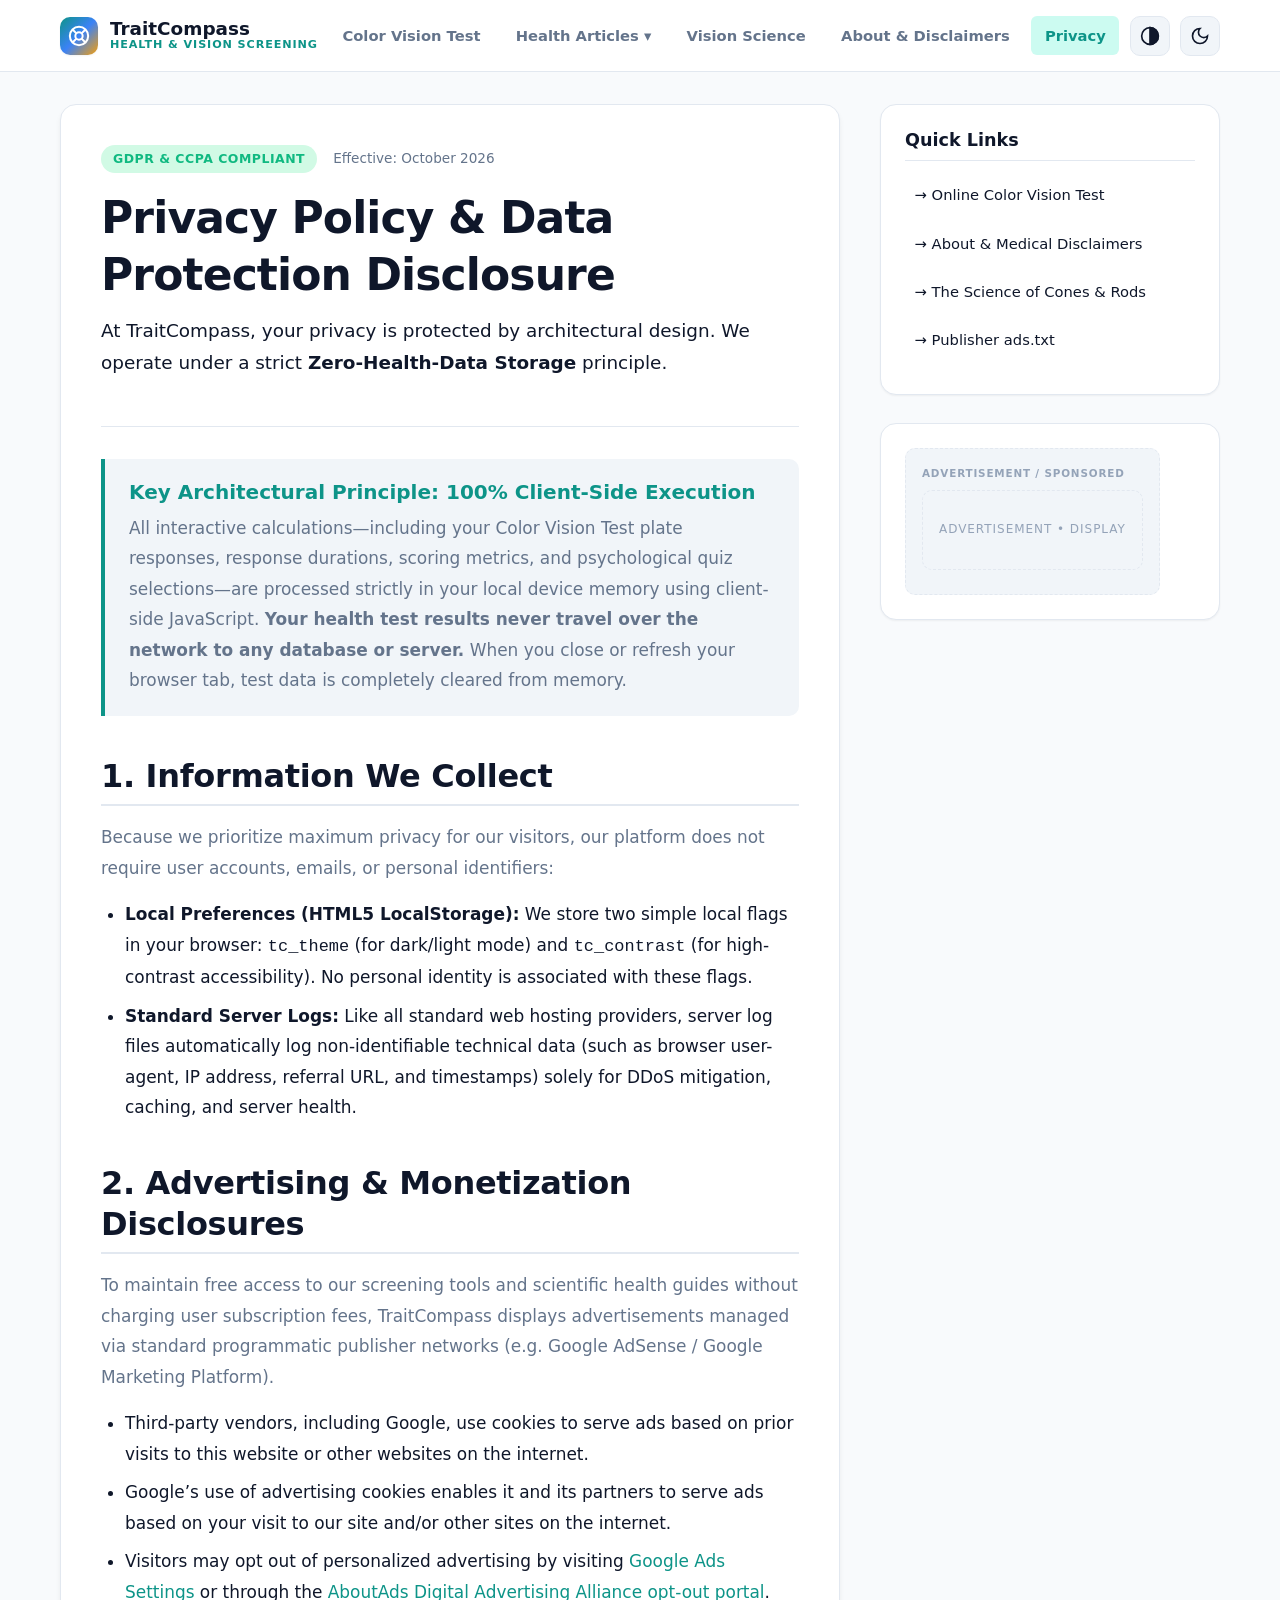
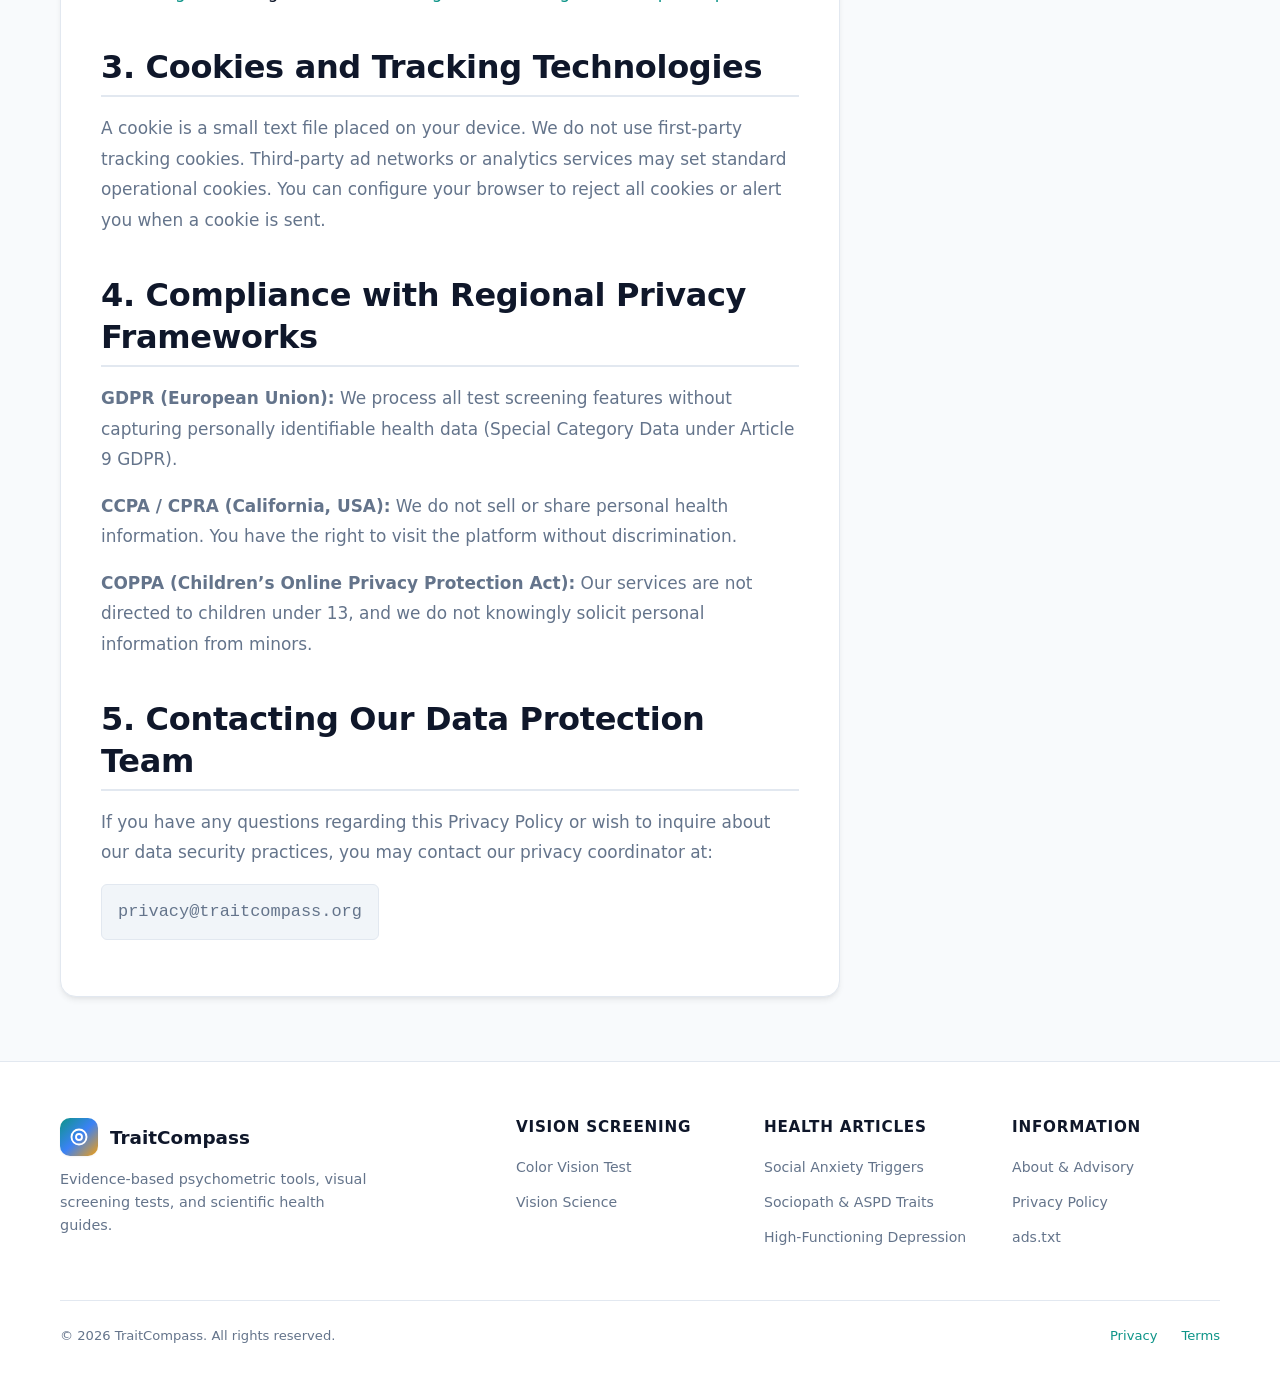
<file: privacy.html>
<!DOCTYPE html>
<html lang="en">
<head>
  <meta charset="UTF-8">
  <meta name="viewport" content="width=device-width, initial-scale=1.0">
  <title>Privacy Policy & Visitor Data Handling | TraitCompass</title>
  <meta name="description" content="TraitCompass Privacy Policy. Understand our zero-server health data architecture, client-side processing, cookie disclosures, and GDPR/CCPA compliance.">
  <link rel="stylesheet" href="style.css">
  <link rel="icon" href="data:image/svg+xml,<svg xmlns='http://www.w3.org/2000/svg' viewBox='0 0 100 100'><circle cx='50' cy='50' r='46' fill='%230d9488'/><circle cx='38' cy='45' r='14' fill='%23f59e0b'/><circle cx='62' cy='55' r='14' fill='%23ef4444'/></svg>">
</head>
<body>
  <a href="#privacy-content" class="skip-to-content">Skip to Content</a>

  <!-- Header -->
  <header class="site-header">
    <div class="container header-container">
      <a href="index.html" class="brand">
        <div class="brand-icon">
          <svg width="22" height="22" viewBox="0 0 24 24" fill="none" stroke="currentColor" stroke-width="2.2">
            <circle cx="12" cy="12" r="10"></circle>
            <circle cx="12" cy="12" r="4"></circle>
            <line x1="4.93" y1="4.93" x2="9.17" y2="9.17"></line>
            <line x1="14.83" y1="14.83" x2="19.07" y2="19.07"></line>
            <line x1="14.83" y1="9.17" x2="19.07" y2="4.93"></line>
            <line x1="4.93" y1="19.07" x2="9.17" y2="14.83"></line>
          </svg>
        </div>
        <div class="brand-name">
          <span class="brand-title">TraitCompass</span>
          <span class="brand-subtitle">Health & Vision Screening</span>
        </div>
      </a>

      <nav aria-label="Main Navigation">
        <ul class="nav-menu" id="navMenu">
          <li><a href="index.html" class="nav-link">Color Vision Test</a></li>
          <li class="nav-dropdown">
            <a href="#" class="nav-link" aria-haspopup="true">Health Articles ▾</a>
            <ul class="dropdown-menu">
              <li><a href="social-anxiety-triggers.html" class="dropdown-item"><strong>Social Anxiety Triggers</strong><small>Assessment & toolkit</small></a></li>
              <li><a href="sociopath-traits.html" class="dropdown-item"><strong>Sociopath & ASPD Traits</strong><small>Clinical checklist & red flags</small></a></li>
              <li><a href="high-functioning-depression.html" class="dropdown-item"><strong>High-Functioning Depression</strong><small>Symptom guide & screener</small></a></li>
            </ul>
          </li>
          <li><a href="learn.html" class="nav-link">Vision Science</a></li>
          <li><a href="about.html" class="nav-link">About & Disclaimers</a></li>
          <li><a href="privacy.html" class="nav-link active">Privacy</a></li>
        </ul>
      </nav>

      <div class="header-actions">
        <button type="button" class="icon-btn" id="contrastToggle" title="Toggle High Contrast Mode">
          <svg width="20" height="20" viewBox="0 0 24 24" fill="none" stroke="currentColor" stroke-width="2"><circle cx="12" cy="12" r="10"></circle><path d="M12 2a10 10 0 0 1 0 20Z" fill="currentColor"></path></svg>
        </button>
        <button type="button" class="icon-btn" id="themeToggle" title="Toggle Theme">
          <svg width="20" height="20" viewBox="0 0 24 24" fill="none" stroke="currentColor" stroke-width="2"><path d="M12 3a6 6 0 0 0 9 9 9 9 0 1 1-9-9Z"></path></svg>
        </button>
        <button type="button" class="mobile-nav-toggle" id="mobileNavToggle">☰</button>
      </div>
    </div>
  </header>

  <!-- Main Content -->
  <main class="main-content" id="privacy-content">
    <div class="container">
      <div class="article-layout">
        
        <article class="article-main">
          <header class="article-header">
            <div class="article-meta">
              <span class="badge badge-success">GDPR & CCPA Compliant</span>
              <span>Effective: October 2026</span>
            </div>
            <h1>Privacy Policy & Data Protection Disclosure</h1>
            <p class="lead">
              At TraitCompass, your privacy is protected by architectural design. We operate under a strict <strong>Zero-Health-Data Storage</strong> principle.
            </p>
          </header>

          <div class="article-body">
            <div class="callout-box" id="data">
              <h3 style="margin-top: 0; margin-bottom: 0.5rem; color: var(--primary);">Key Architectural Principle: 100% Client-Side Execution</h3>
              <p style="margin-bottom: 0;">
                All interactive calculations—including your Color Vision Test plate responses, response durations, scoring metrics, and psychological quiz selections—are processed strictly in your local device memory using client-side JavaScript. <strong>Your health test results never travel over the network to any database or server.</strong> When you close or refresh your browser tab, test data is completely cleared from memory.
              </p>
            </div>

            <h2>1. Information We Collect</h2>
            <p>
              Because we prioritize maximum privacy for our visitors, our platform does not require user accounts, emails, or personal identifiers:
            </p>
            <ul>
              <li><strong>Local Preferences (HTML5 LocalStorage):</strong> We store two simple local flags in your browser: <code>tc_theme</code> (for dark/light mode) and <code>tc_contrast</code> (for high-contrast accessibility). No personal identity is associated with these flags.</li>
              <li><strong>Standard Server Logs:</strong> Like all standard web hosting providers, server log files automatically log non-identifiable technical data (such as browser user-agent, IP address, referral URL, and timestamps) solely for DDoS mitigation, caching, and server health.</li>
            </ul>

            <h2>2. Advertising & Monetization Disclosures</h2>
            <p>
              To maintain free access to our screening tools and scientific health guides without charging user subscription fees, TraitCompass displays advertisements managed via standard programmatic publisher networks (e.g. Google AdSense / Google Marketing Platform).
            </p>
            <ul>
              <li>Third-party vendors, including Google, use cookies to serve ads based on prior visits to this website or other websites on the internet.</li>
              <li>Google’s use of advertising cookies enables it and its partners to serve ads based on your visit to our site and/or other sites on the internet.</li>
              <li>Visitors may opt out of personalized advertising by visiting <a href="https://www.google.com/settings/ads" target="_blank" rel="noopener">Google Ads Settings</a> or through the <a href="https://www.aboutads.info" target="_blank" rel="noopener">AboutAds Digital Advertising Alliance opt-out portal</a>.</li>
            </ul>

            <h2>3. Cookies and Tracking Technologies</h2>
            <p>
              A cookie is a small text file placed on your device. We do not use first-party tracking cookies. Third-party ad networks or analytics services may set standard operational cookies. You can configure your browser to reject all cookies or alert you when a cookie is sent.
            </p>

            <h2>4. Compliance with Regional Privacy Frameworks</h2>
            <p>
              <strong>GDPR (European Union):</strong> We process all test screening features without capturing personally identifiable health data (Special Category Data under Article 9 GDPR).
            </p>
            <p>
              <strong>CCPA / CPRA (California, USA):</strong> We do not sell or share personal health information. You have the right to visit the platform without discrimination.
            </p>
            <p>
              <strong>COPPA (Children’s Online Privacy Protection Act):</strong> Our services are not directed to children under 13, and we do not knowingly solicit personal information from minors.
            </p>

            <h2>5. Contacting Our Data Protection Team</h2>
            <p>
              If you have any questions regarding this Privacy Policy or wish to inquire about our data security practices, you may contact our privacy coordinator at:
            </p>
            <p style="font-family: var(--font-mono); background: var(--bg-card-secondary); padding: 0.75rem 1rem; border-radius: var(--radius-sm); border: 1px solid var(--border-color); display: inline-block;">
              privacy@traitcompass.org
            </p>
          </div>
        </article>

        <!-- Sidebar -->
        <aside class="article-sidebar">
          <div class="sidebar-card">
            <h3>Quick Links</h3>
            <ul class="sidebar-links">
              <li><a href="index.html">→ Online Color Vision Test</a></li>
              <li><a href="about.html">→ About & Medical Disclaimers</a></li>
              <li><a href="learn.html">→ The Science of Cones & Rods</a></li>
              <li><a href="ads.txt">→ Publisher ads.txt</a></li>
            </ul>
          </div>

          <div class="sidebar-card">
            <div class="ad-slot ad-slot-sidebar"></div>
          </div>
        </aside>

      </div>
    </div>
  </main>

  <!-- Footer -->
  <footer class="site-footer">
    <div class="container">
      <div class="footer-grid">
        <div class="footer-brand">
          <div class="brand">
            <div class="brand-icon">
              <svg width="18" height="18" viewBox="0 0 24 24" fill="none" stroke="currentColor" stroke-width="2.5"><circle cx="12" cy="12" r="10"></circle><circle cx="12" cy="12" r="4"></circle></svg>
            </div>
            <span class="brand-title">TraitCompass</span>
          </div>
          <p>Evidence-based psychometric tools, visual screening tests, and scientific health guides.</p>
        </div>
        <div class="footer-column">
          <h4>Vision Screening</h4>
          <ul class="footer-links">
            <li><a href="index.html">Color Vision Test</a></li>
            <li><a href="learn.html">Vision Science</a></li>
          </ul>
        </div>
        <div class="footer-column">
          <h4>Health Articles</h4>
          <ul class="footer-links">
            <li><a href="social-anxiety-triggers.html">Social Anxiety Triggers</a></li>
            <li><a href="sociopath-traits.html">Sociopath & ASPD Traits</a></li>
            <li><a href="high-functioning-depression.html">High-Functioning Depression</a></li>
          </ul>
        </div>
        <div class="footer-column">
          <h4>Information</h4>
          <ul class="footer-links">
            <li><a href="about.html">About & Advisory</a></li>
            <li><a href="privacy.html">Privacy Policy</a></li>
            <li><a href="ads.txt">ads.txt</a></li>
          </ul>
        </div>
      </div>
      <div class="footer-bottom">
        <div>© <span id="currentYear">2026</span> TraitCompass. All rights reserved.</div>
        <div style="display: flex; gap: 1.5rem;">
          <a href="privacy.html">Privacy</a>
          <a href="about.html">Terms</a>
        </div>
      </div>
    </div>
  </footer>

  <script src="script.js"></script>
  <script src="ads.js"></script>
</body>
</html>
</file>
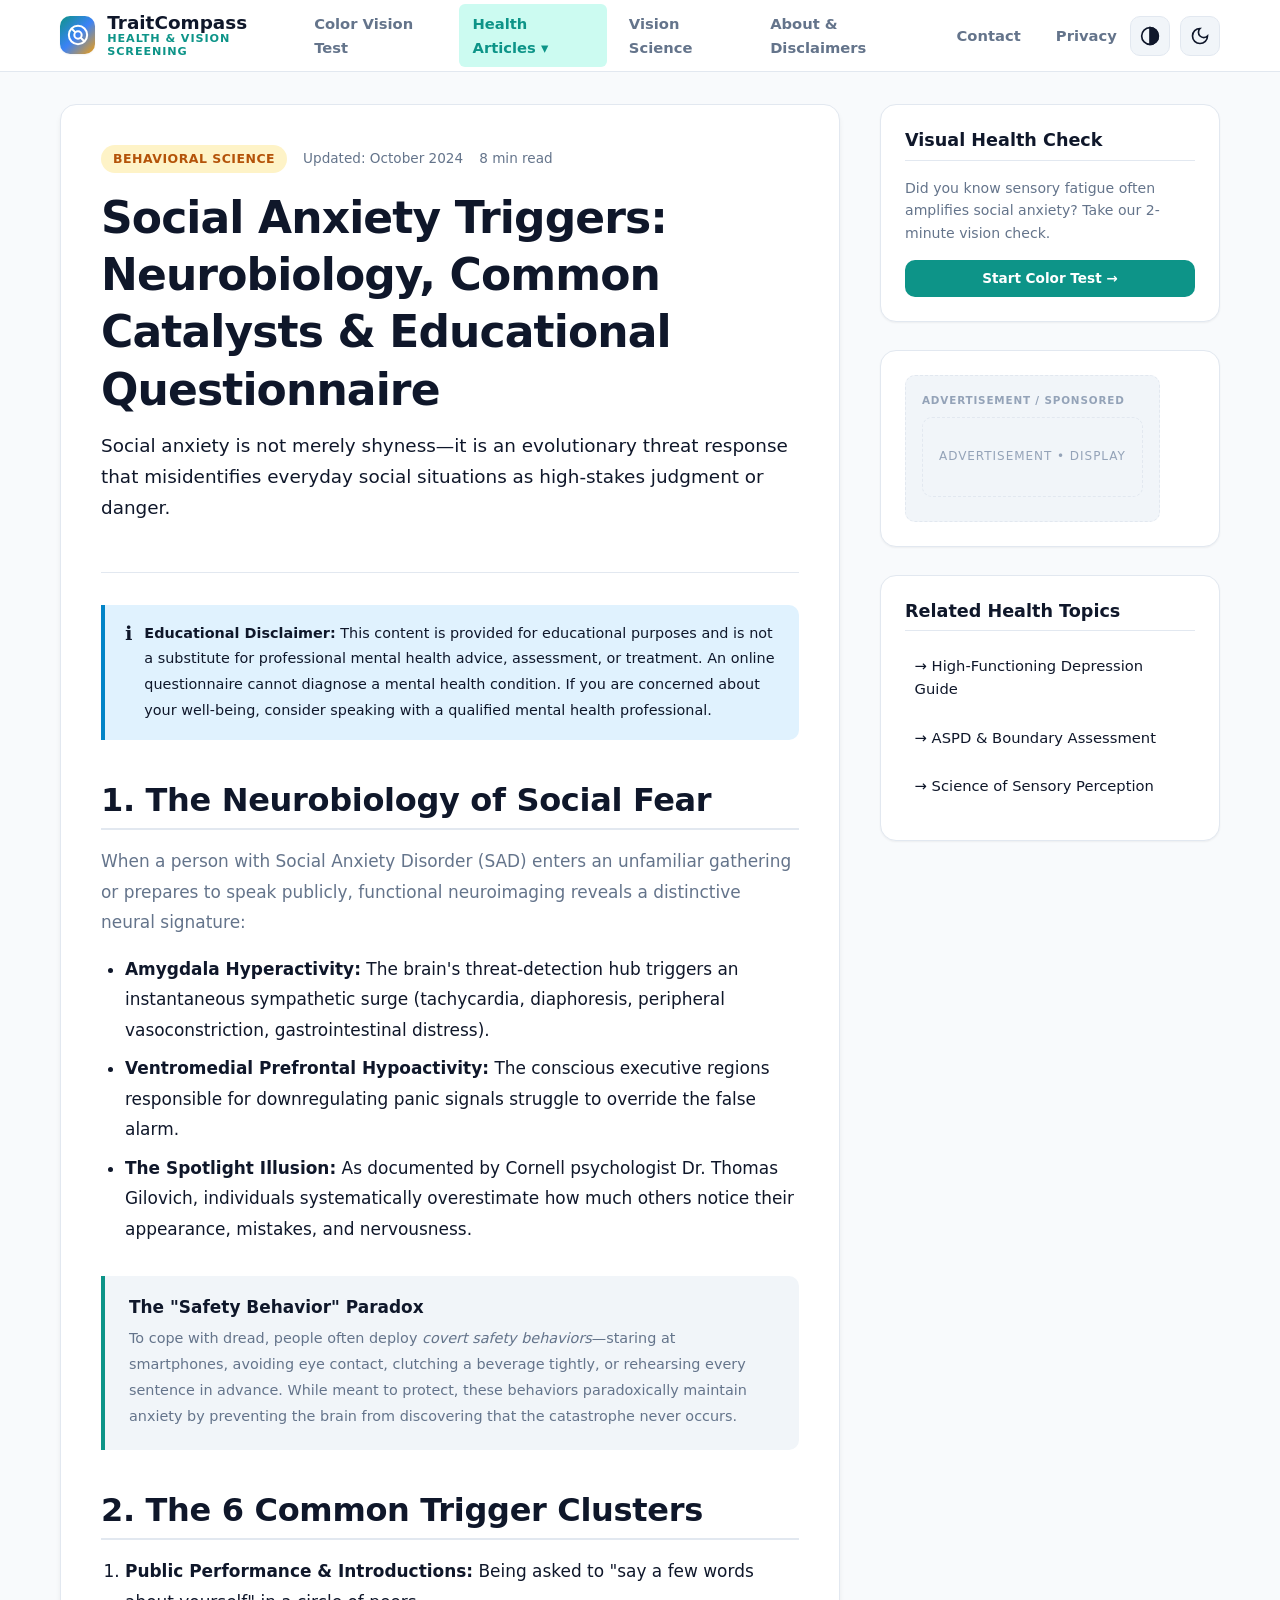
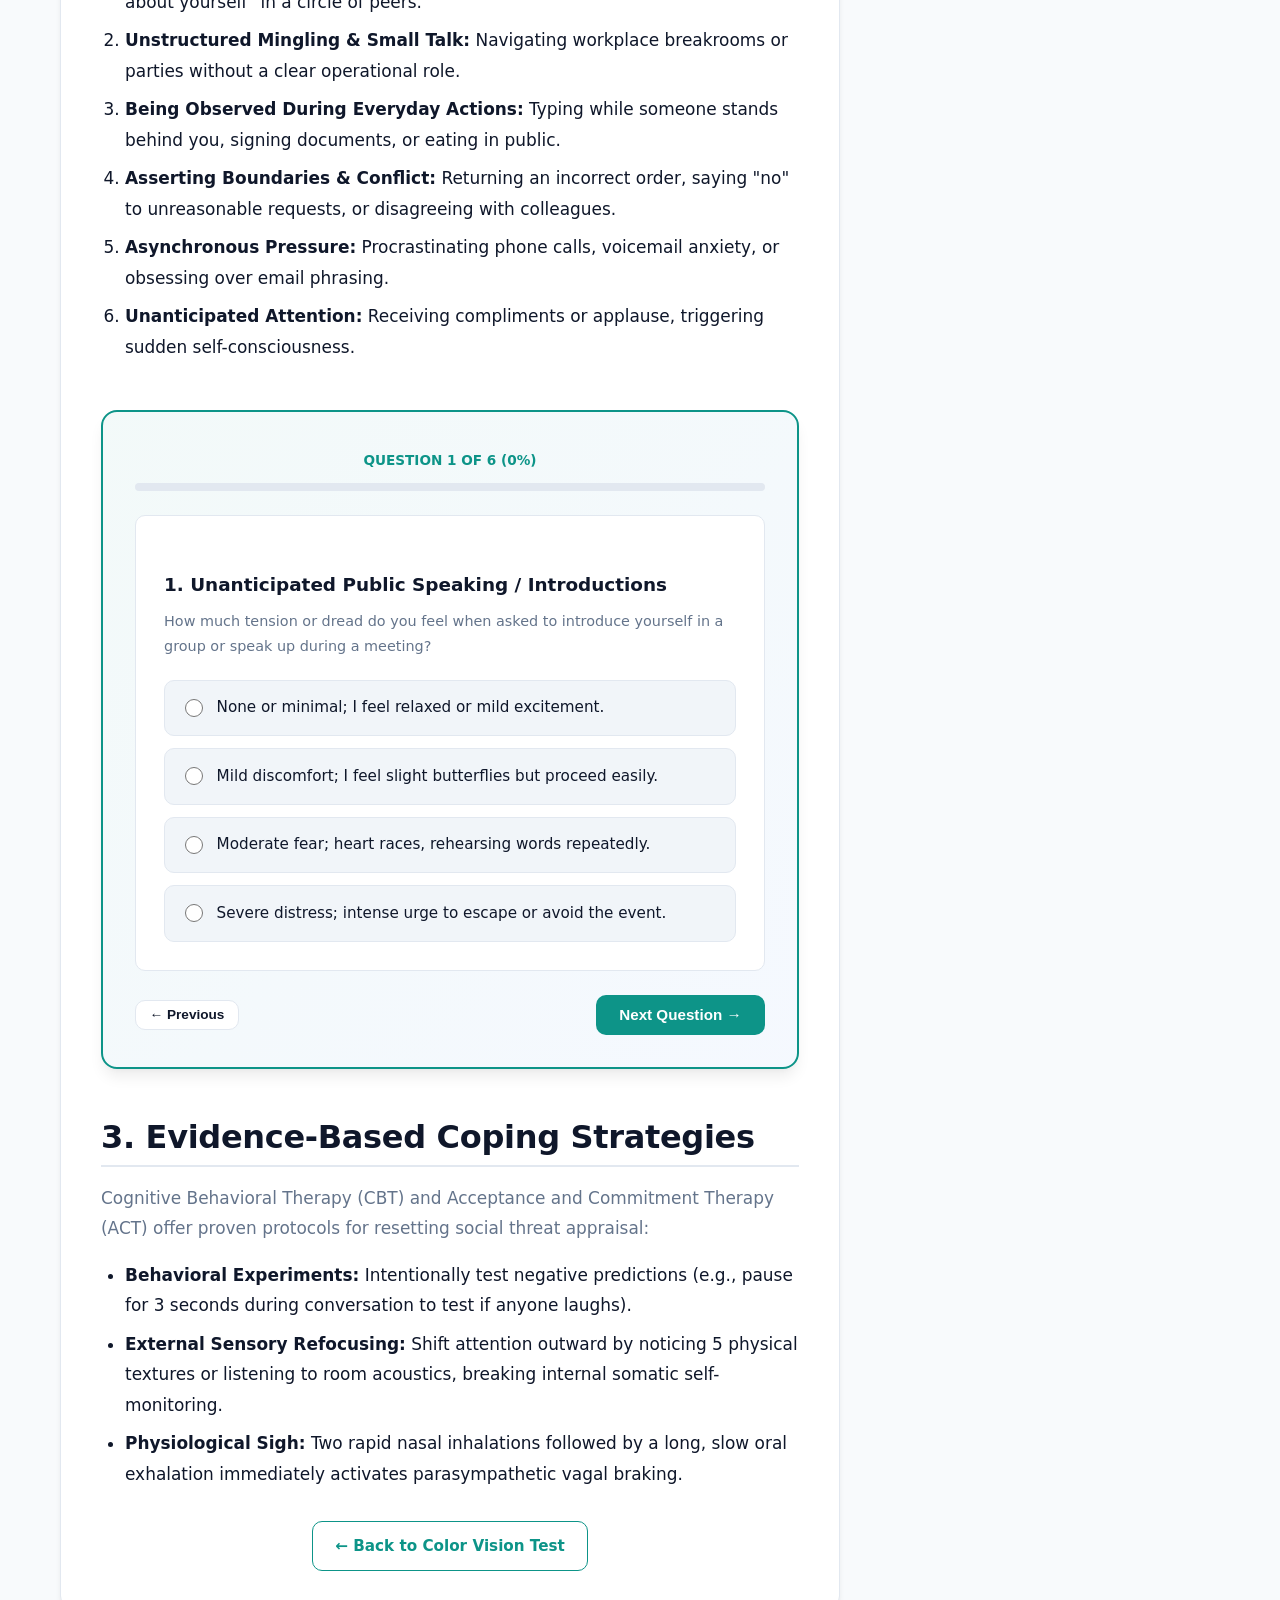
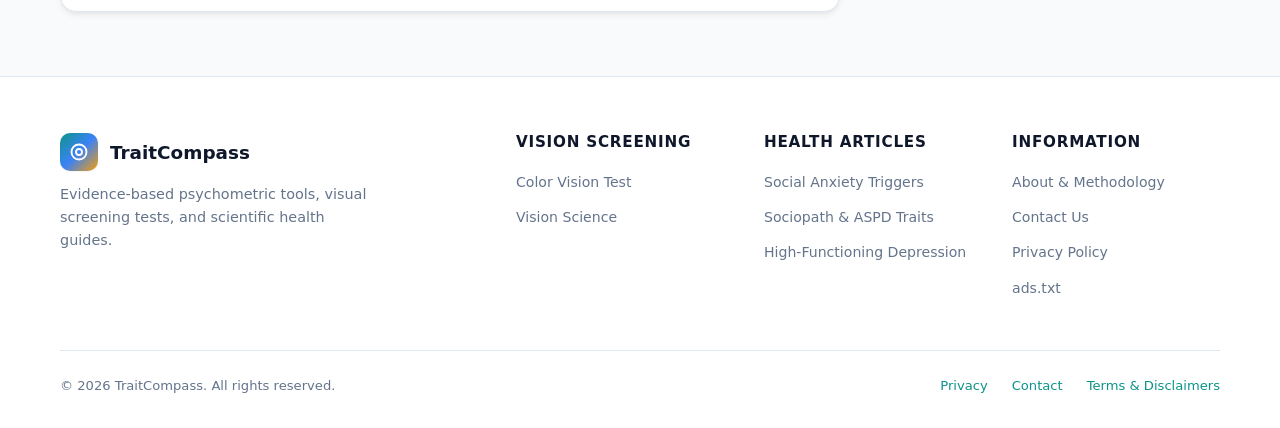
<file: social-anxiety-triggers.html>
<!DOCTYPE html>
<html lang="en">
<head>
  <meta charset="UTF-8">
  <meta name="viewport" content="width=device-width, initial-scale=1.0">
  <title>Social Anxiety Triggers, Neurobiology & Self-Assessment | TraitCompass</title>
  <meta name="description" content="Explore the neuroscience behind social anxiety, common psychological triggers, the spotlight illusion, and take our interactive 6-item screening assessment.">
  <link rel="stylesheet" href="style.css">
  <link rel="icon" href="data:image/svg+xml,<svg xmlns='http://www.w3.org/2000/svg' viewBox='0 0 100 100'><circle cx='50' cy='50' r='46' fill='%230d9488'/><circle cx='38' cy='45' r='14' fill='%23f59e0b'/><circle cx='62' cy='55' r='14' fill='%23ef4444'/></svg>">
</head>
<body>
  <a href="#article-content" class="skip-to-content">Skip to Content</a>

  <!-- Header -->
  <header class="site-header">
    <div class="container header-container">
      <a href="index.html" class="brand">
        <div class="brand-icon">
          <svg width="22" height="22" viewBox="0 0 24 24" fill="none" stroke="currentColor" stroke-width="2.2">
            <circle cx="12" cy="12" r="10"></circle>
            <circle cx="12" cy="12" r="4"></circle>
            <line x1="4.93" y1="4.93" x2="9.17" y2="9.17"></line>
            <line x1="14.83" y1="14.83" x2="19.07" y2="19.07"></line>
          </svg>
        </div>
        <div class="brand-name">
          <span class="brand-title">TraitCompass</span>
          <span class="brand-subtitle">Health & Vision Screening</span>
        </div>
      </a>

      <nav aria-label="Main Navigation">
        <ul class="nav-menu" id="navMenu">
          <li><a href="index.html" class="nav-link">Color Vision Test</a></li>
          <li class="nav-dropdown">
            <a href="#" class="nav-link active" aria-haspopup="true">Health Articles ▾</a>
            <ul class="dropdown-menu">
              <li><a href="social-anxiety-triggers.html" class="dropdown-item"><strong>Social Anxiety Triggers</strong><small>Assessment & toolkit</small></a></li>
              <li><a href="sociopath-traits.html" class="dropdown-item"><strong>Sociopath & ASPD Traits</strong><small>Clinical checklist & red flags</small></a></li>
              <li><a href="high-functioning-depression.html" class="dropdown-item"><strong>High-Functioning Depression</strong><small>Symptom guide & screener</small></a></li>
            </ul>
          </li>
          <li><a href="learn.html" class="nav-link">Vision Science</a></li>
          <li><a href="about.html" class="nav-link">About & Disclaimers</a></li>
          <li><a href="contact.html" class="nav-link">Contact</a></li>
          <li><a href="privacy.html" class="nav-link">Privacy</a></li>
        </ul>
      </nav>

      <div class="header-actions">
        <button type="button" class="icon-btn" id="contrastToggle" title="Toggle High Contrast Mode" aria-label="Toggle High Contrast Mode">
          <svg width="20" height="20" viewBox="0 0 24 24" fill="none" stroke="currentColor" stroke-width="2"><circle cx="12" cy="12" r="10"></circle><path d="M12 2a10 10 0 0 1 0 20Z" fill="currentColor"></path></svg>
        </button>
        <button type="button" class="icon-btn" id="themeToggle" title="Toggle Theme" aria-label="Toggle Dark/Light Theme">
          <svg width="20" height="20" viewBox="0 0 24 24" fill="none" stroke="currentColor" stroke-width="2"><path d="M12 3a6 6 0 0 0 9 9 9 9 0 1 1-9-9Z"></path></svg>
        </button>
        <button type="button" class="mobile-nav-toggle" id="mobileNavToggle" aria-label="Toggle navigation menu" aria-expanded="false">☰</button>
      </div>
    </div>
  </header>

  <!-- Main Content -->
  <main class="main-content" id="article-content">
    <div class="container">
      <div class="article-layout">
        
        <article class="article-main">
          <header class="article-header">
            <div class="article-meta">
              <span class="badge badge-warning">Behavioral Science</span>
              <span>Updated: October 2024</span>
              <span>8 min read</span>
            </div>
            <h1>Social Anxiety Triggers: Neurobiology, Common Catalysts & Educational Questionnaire</h1>
            <p class="lead">
              Social anxiety is not merely shyness—it is an evolutionary threat response that misidentifies everyday social situations as high-stakes judgment or danger.
            </p>
          </header>

          <div class="article-body">
            <!-- Mandatory Educational Disclaimer -->
            <aside class="clinical-notice" role="note" style="margin-bottom: 2rem;">
              <div class="notice-icon">ℹ️</div>
              <div>
                <strong>Educational Disclaimer:</strong>
                This content is provided for educational purposes and is not a substitute for professional mental health advice, assessment, or treatment. An online questionnaire cannot diagnose a mental health condition. If you are concerned about your well-being, consider speaking with a qualified mental health professional.
              </div>
            </aside>
            <h2>1. The Neurobiology of Social Fear</h2>
            <p>
              When a person with Social Anxiety Disorder (SAD) enters an unfamiliar gathering or prepares to speak publicly, functional neuroimaging reveals a distinctive neural signature:
            </p>
            <ul>
              <li><strong>Amygdala Hyperactivity:</strong> The brain's threat-detection hub triggers an instantaneous sympathetic surge (tachycardia, diaphoresis, peripheral vasoconstriction, gastrointestinal distress).</li>
              <li><strong>Ventromedial Prefrontal Hypoactivity:</strong> The conscious executive regions responsible for downregulating panic signals struggle to override the false alarm.</li>
              <li><strong>The Spotlight Illusion:</strong> As documented by Cornell psychologist Dr. Thomas Gilovich, individuals systematically overestimate how much others notice their appearance, mistakes, and nervousness.</li>
            </ul>

            <div class="callout-box">
              <h4 style="margin-bottom: 0.5rem;">The "Safety Behavior" Paradox</h4>
              <p style="margin-bottom: 0; font-size: 0.9rem;">
                To cope with dread, people often deploy <em>covert safety behaviors</em>—staring at smartphones, avoiding eye contact, clutching a beverage tightly, or rehearsing every sentence in advance. While meant to protect, these behaviors paradoxically maintain anxiety by preventing the brain from discovering that the catastrophe never occurs.
              </p>
            </div>

            <h2>2. The 6 Common Trigger Clusters</h2>
            <ol>
              <li><strong>Public Performance & Introductions:</strong> Being asked to "say a few words about yourself" in a circle of peers.</li>
              <li><strong>Unstructured Mingling & Small Talk:</strong> Navigating workplace breakrooms or parties without a clear operational role.</li>
              <li><strong>Being Observed During Everyday Actions:</strong> Typing while someone stands behind you, signing documents, or eating in public.</li>
              <li><strong>Asserting Boundaries & Conflict:</strong> Returning an incorrect order, saying "no" to unreasonable requests, or disagreeing with colleagues.</li>
              <li><strong>Asynchronous Pressure:</strong> Procrastinating phone calls, voicemail anxiety, or obsessing over email phrasing.</li>
              <li><strong>Unanticipated Attention:</strong> Receiving compliments or applause, triggering sudden self-consciousness.</li>
            </ol>

            <!-- Interactive Self-Assessment Quiz Container -->
            <div id="socialAnxietyQuizContainer">
              <!-- Dynamically rendered by TraitCompassAssessments -->
            </div>

            <h2>3. Evidence-Based Coping Strategies</h2>
            <p>
              Cognitive Behavioral Therapy (CBT) and Acceptance and Commitment Therapy (ACT) offer proven protocols for resetting social threat appraisal:
            </p>
            <ul>
              <li><strong>Behavioral Experiments:</strong> Intentionally test negative predictions (e.g., pause for 3 seconds during conversation to test if anyone laughs).</li>
              <li><strong>External Sensory Refocusing:</strong> Shift attention outward by noticing 5 physical textures or listening to room acoustics, breaking internal somatic self-monitoring.</li>
              <li><strong>Physiological Sigh:</strong> Two rapid nasal inhalations followed by a long, slow oral exhalation immediately activates parasympathetic vagal braking.</li>
            </ul>

            <div style="margin-top: 2rem; text-align: center;">
              <a href="index.html" class="btn btn-outline">← Back to Color Vision Test</a>
            </div>
          </div>
        </article>

        <!-- Sidebar -->
        <aside class="article-sidebar">
          <div class="sidebar-card">
            <h3>Visual Health Check</h3>
            <p style="font-size: 0.88rem; color: var(--text-muted); margin-bottom: 1rem;">
              Did you know sensory fatigue often amplifies social anxiety? Take our 2-minute vision check.
            </p>
            <a href="index.html" class="btn btn-primary btn-sm" style="width: 100%;">Start Color Test →</a>
          </div>

          <div class="sidebar-card">
            <div class="ad-slot ad-slot-sidebar"></div>
          </div>

          <div class="sidebar-card">
            <h3>Related Health Topics</h3>
            <ul class="sidebar-links">
              <li><a href="high-functioning-depression.html">→ High-Functioning Depression Guide</a></li>
              <li><a href="sociopath-traits.html">→ ASPD & Boundary Assessment</a></li>
              <li><a href="learn.html">→ Science of Sensory Perception</a></li>
            </ul>
          </div>
        </aside>

      </div>
    </div>
  </main>

  <!-- Footer -->
  <footer class="site-footer">
    <div class="container">
      <div class="footer-grid">
        <div class="footer-brand">
          <div class="brand">
            <div class="brand-icon">
              <svg width="18" height="18" viewBox="0 0 24 24" fill="none" stroke="currentColor" stroke-width="2.5"><circle cx="12" cy="12" r="10"></circle><circle cx="12" cy="12" r="4"></circle></svg>
            </div>
            <span class="brand-title">TraitCompass</span>
          </div>
          <p>Evidence-based psychometric tools, visual screening tests, and scientific health guides.</p>
        </div>
        <div class="footer-column">
          <h4>Vision Screening</h4>
          <ul class="footer-links">
            <li><a href="index.html">Color Vision Test</a></li>
            <li><a href="learn.html">Vision Science</a></li>
          </ul>
        </div>
        <div class="footer-column">
          <h4>Health Articles</h4>
          <ul class="footer-links">
            <li><a href="social-anxiety-triggers.html">Social Anxiety Triggers</a></li>
            <li><a href="sociopath-traits.html">Sociopath & ASPD Traits</a></li>
            <li><a href="high-functioning-depression.html">High-Functioning Depression</a></li>
          </ul>
        </div>
        <div class="footer-column">
          <h4>Information</h4>
          <ul class="footer-links">
            <li><a href="about.html">About & Methodology</a></li>
            <li><a href="contact.html">Contact Us</a></li>
            <li><a href="privacy.html">Privacy Policy</a></li>
            <li><a href="ads.txt">ads.txt</a></li>
          </ul>
        </div>
      </div>
      <div class="footer-bottom">
        <div>© <span id="currentYear">2026</span> TraitCompass. All rights reserved.</div>
        <div style="display: flex; gap: 1.5rem;">
          <a href="privacy.html">Privacy</a>
          <a href="contact.html">Contact</a>
          <a href="about.html">Terms & Disclaimers</a>
        </div>
      </div>
    </div>
  </footer>

  <script src="script.js"></script>
  <script src="ads.js"></script>
  <script>
    // Initialize Social Anxiety Quiz
    document.addEventListener('DOMContentLoaded', () => {
      TraitCompassAssessments.initQuiz('socialAnxietyQuizContainer', {
        questions: [
          {
            title: "1. Unanticipated Public Speaking / Introductions",
            scenario: "How much tension or dread do you feel when asked to introduce yourself in a group or speak up during a meeting?",
            options: [
              { label: "None or minimal; I feel relaxed or mild excitement.", points: 0 },
              { label: "Mild discomfort; I feel slight butterflies but proceed easily.", points: 1 },
              { label: "Moderate fear; heart races, rehearsing words repeatedly.", points: 2 },
              { label: "Severe distress; intense urge to escape or avoid the event.", points: 3 }
            ]
          },
          {
            title: "2. Casual Small Talk with Acquaintances",
            scenario: "When encountering coworkers or neighbors in an elevator, hallway, or checkout line:",
            options: [
              { label: "I engage naturally without worrying about awkward silences.", points: 0 },
              { label: "I feel slightly awkward but handle it comfortably.", points: 1 },
              { label: "I worry intensely about sounding foolish or running out of things to say.", points: 2 },
              { label: "I actively take detours or pretend to look at my phone to avoid it entirely.", points: 3 }
            ]
          },
          {
            title: "3. Eating, Drinking, or Writing While Observed",
            scenario: "When dining in public or signing documents while someone is watching you:",
            options: [
              { label: "Completely comfortable; I don't give it a second thought.", points: 0 },
              { label: "Slight awareness, but no physical interference.", points: 1 },
              { label: "Hands tremble or throat tightens; fear of dropping items.", points: 2 },
              { label: "Extreme self-consciousness; I actively avoid eating in front of others.", points: 3 }
            ]
          },
          {
            title: "4. Setting Boundaries & Saying 'No'",
            scenario: "When needing to decline an unreasonable request or address an incorrect billing/order:",
            options: [
              { label: "I assert myself politely and directly.", points: 0 },
              { label: "A brief hesitation, but I express my boundary.", points: 1 },
              { label: "Heavy guilt and anxiety; I often agree just to prevent friction.", points: 2 },
              { label: "Overwhelming dread; I accept mistreatment rather than speak up.", points: 3 }
            ]
          },
          {
            title: "5. Entering a Room Where Everyone is Already Seated",
            scenario: "Arriving slightly late to a lecture, conference room, or dinner:",
            options: [
              { label: "Walk in normally and find an open seat.", points: 0 },
              { label: "Slight embarrassment, but settle in quickly.", points: 1 },
              { label: "Feel like all eyes are judging me; face flushes hot.", points: 2 },
              { label: "Would rather turn around and leave than walk across the room.", points: 3 }
            ]
          },
          {
            title: "6. Post-Event Rumination ('The Post-Mortem')",
            scenario: "After a social interaction concludes, how do you reflect on it?",
            options: [
              { label: "I move on with my day and rarely re-analyze it.", points: 0 },
              { label: "Occasional brief reflection if something unusual happened.", points: 1 },
              { label: "I replay conversations for hours, critiquing minor mistakes.", points: 2 },
              { label: "Severe rumination for days with intense embarrassment and regret.", points: 3 }
            ]
          }
        ],
        tiers: [
          {
            min: 0, max: 4,
            title: "Minimal Situational Discomfort",
            badgeClass: "badge-success",
            description: "Your responses reflect typical social adaptability and healthy coping. You experience standard situational nervousness without significant avoidance.",
            recommendations: [
              "Maintain active engagement across diverse social and professional settings.",
              "Use occasional public presentations to continue developing communication ease."
            ]
          },
          {
            min: 5, max: 9,
            title: "Mild Situational Nervousness",
            badgeClass: "badge-warning",
            description: "You notice occasional hesitation or discomfort in specific high-visibility contexts, but your day-to-day routines remain largely unaffected.",
            recommendations: [
              "Practice slow diaphragmatic breathing or physiological sighs before stressful events.",
              "Check in with yourself before meetings to reframe catastrophic predictions into realistic expectations."
            ]
          },
          {
            min: 10, max: 14,
            title: "Moderate Social Discomfort Indicators",
            badgeClass: "badge-danger",
            description: "Your answers suggest marked discomfort and frequent reliance on subtle coping behaviors (such as phone checking, self-silencing, or hesitation).",
            recommendations: [
              "Explore gradual self-paced exposure: gently participate in small social interactions without relying on avoidance habits.",
              "Shift attention outward during conversations toward the topic or surroundings rather than monitoring bodily sensations.",
              "Consider consulting a licensed counselor or cognitive behavioral therapist for structured strategies."
            ]
          },
          {
            min: 15, max: 18,
            title: "Elevated Social Distress Indicators",
            badgeClass: "badge-danger",
            description: "Your self-reported answers indicate elevated stress across multiple social situations, with noticeable avoidance and post-event rumination.",
            recommendations: [
              "Consider speaking with a licensed mental health professional who can provide a comprehensive, personalized assessment.",
              "Evidence-based modalities such as Cognitive Behavioral Therapy (CBT) and ACT can offer effective tools for social distress.",
              "Explore educational support organizations such as the Anxiety and Depression Association of America (ADAA)."
            ]
          }
        ]
      });
    });
  </script>
</body>
</html>
</file>
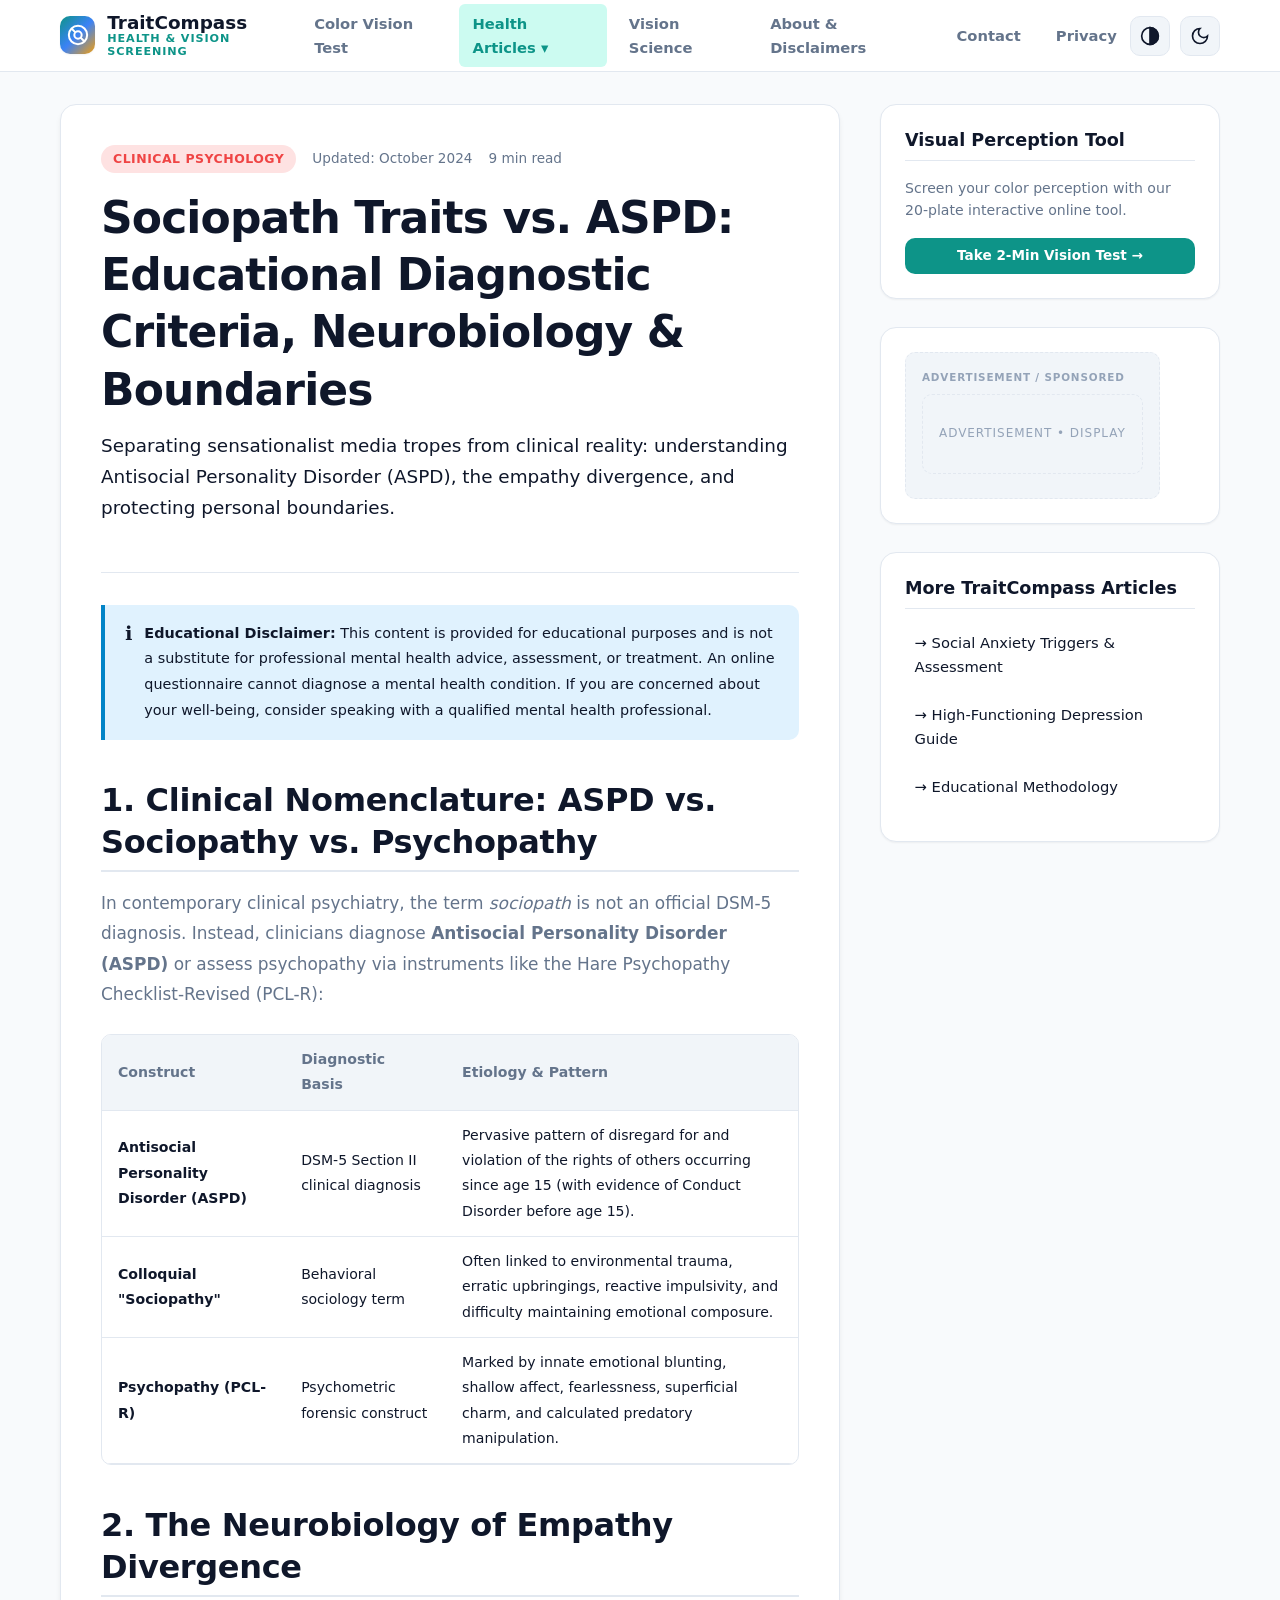
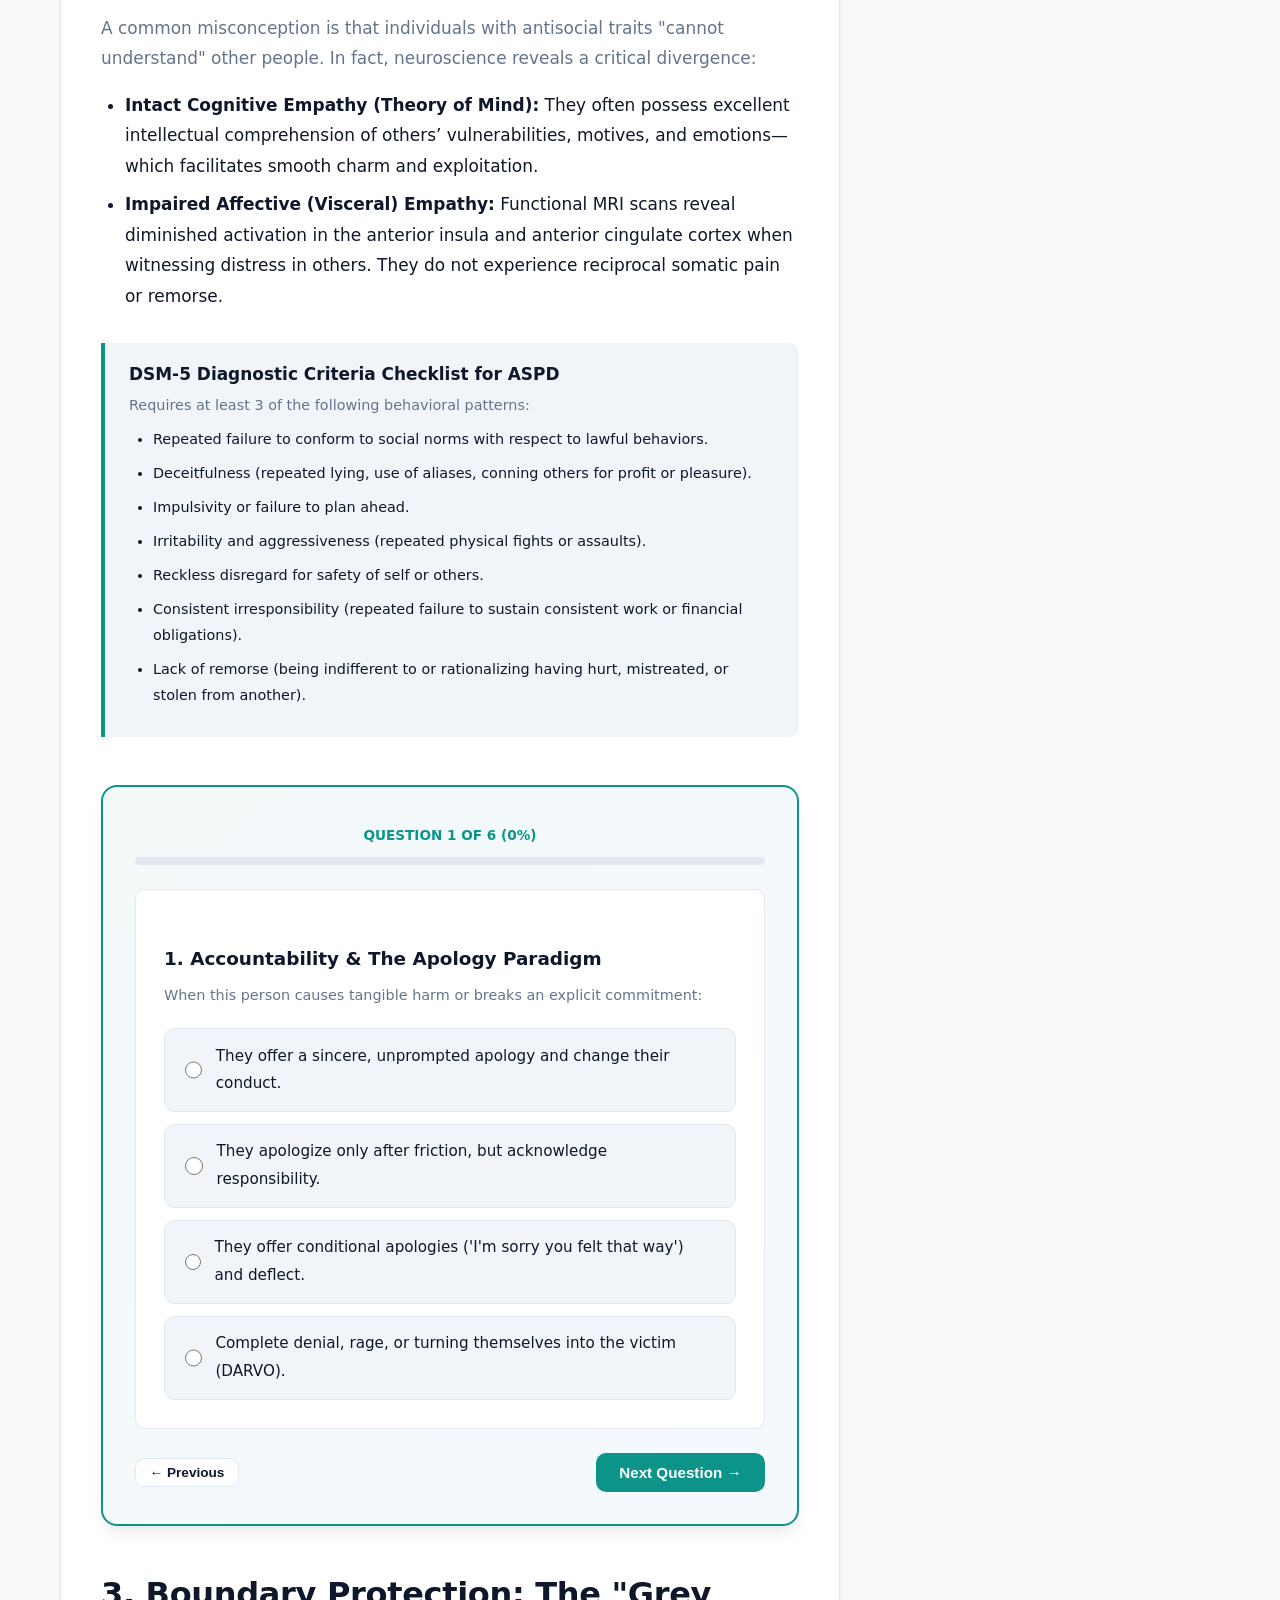
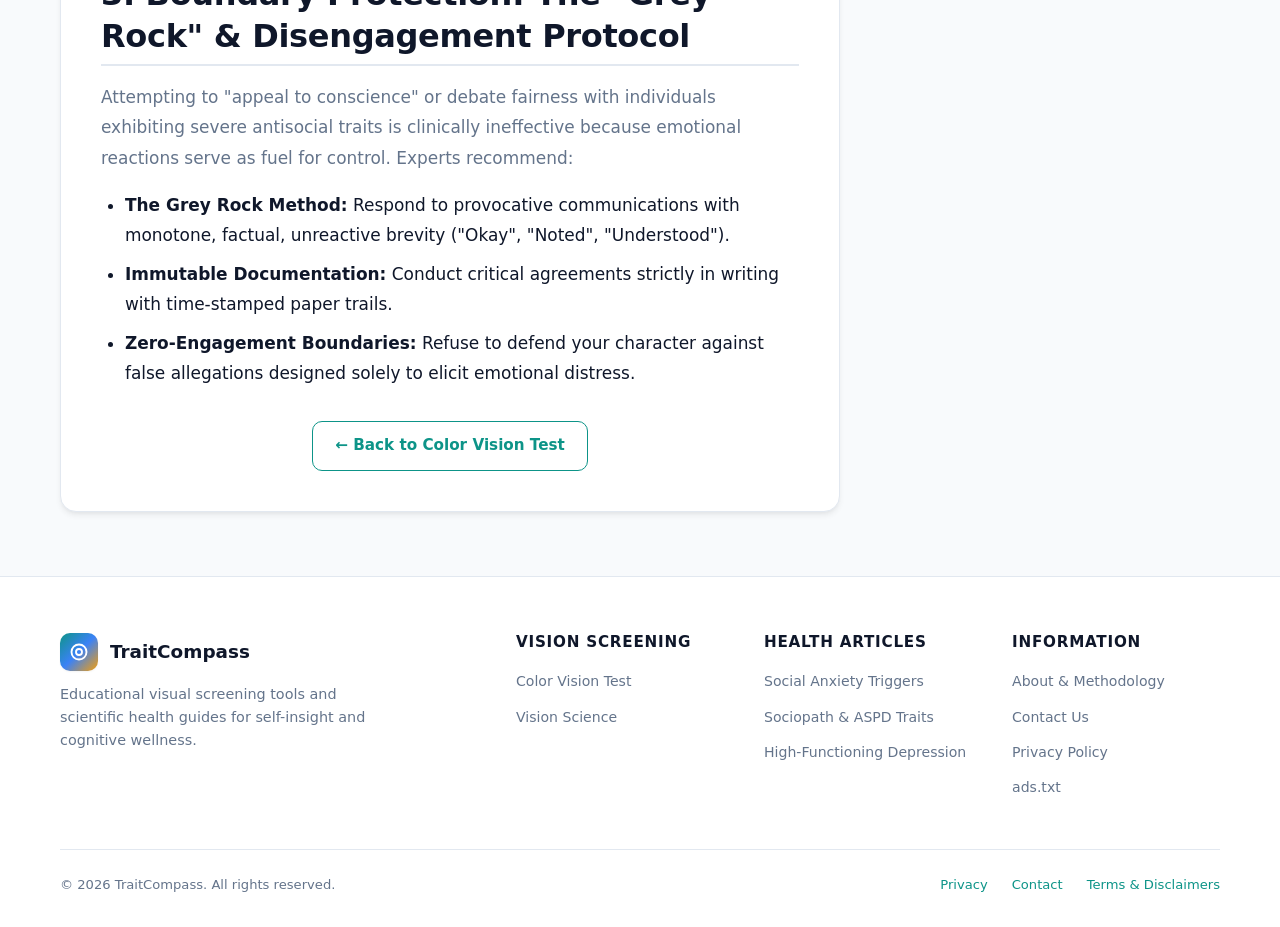
<file: sociopath-traits.html>
<!DOCTYPE html>
<html lang="en">
<head>
  <meta charset="UTF-8">
  <meta name="viewport" content="width=device-width, initial-scale=1.0">
  <title>Sociopath & ASPD Traits: Clinical Breakdown & Boundary Assessment | TraitCompass</title>
  <meta name="description" content="Evidence-based psychological breakdown of Antisocial Personality Disorder (ASPD), psychopathy spectrums, cognitive vs affective empathy, and an interactive boundary assessment.">
  <link rel="stylesheet" href="style.css">
  <link rel="icon" href="data:image/svg+xml,<svg xmlns='http://www.w3.org/2000/svg' viewBox='0 0 100 100'><circle cx='50' cy='50' r='46' fill='%230d9488'/><circle cx='38' cy='45' r='14' fill='%23f59e0b'/><circle cx='62' cy='55' r='14' fill='%23ef4444'/></svg>">
</head>
<body>
  <a href="#article-content" class="skip-to-content">Skip to Content</a>

  <!-- Header -->
  <header class="site-header">
    <div class="container header-container">
      <a href="index.html" class="brand">
        <div class="brand-icon">
          <svg width="22" height="22" viewBox="0 0 24 24" fill="none" stroke="currentColor" stroke-width="2.2">
            <circle cx="12" cy="12" r="10"></circle>
            <circle cx="12" cy="12" r="4"></circle>
            <line x1="4.93" y1="4.93" x2="9.17" y2="9.17"></line>
            <line x1="14.83" y1="14.83" x2="19.07" y2="19.07"></line>
          </svg>
        </div>
        <div class="brand-name">
          <span class="brand-title">TraitCompass</span>
          <span class="brand-subtitle">Health & Vision Screening</span>
        </div>
      </a>

      <nav aria-label="Main Navigation">
        <ul class="nav-menu" id="navMenu">
          <li><a href="index.html" class="nav-link">Color Vision Test</a></li>
          <li class="nav-dropdown">
            <a href="#" class="nav-link active" aria-haspopup="true">Health Articles ▾</a>
            <ul class="dropdown-menu">
              <li><a href="social-anxiety-triggers.html" class="dropdown-item"><strong>Social Anxiety Triggers</strong><small>Assessment & toolkit</small></a></li>
              <li><a href="sociopath-traits.html" class="dropdown-item"><strong>Sociopath & ASPD Traits</strong><small>Clinical checklist & red flags</small></a></li>
              <li><a href="high-functioning-depression.html" class="dropdown-item"><strong>High-Functioning Depression</strong><small>Symptom guide & screener</small></a></li>
            </ul>
          </li>
          <li><a href="learn.html" class="nav-link">Vision Science</a></li>
          <li><a href="about.html" class="nav-link">About & Disclaimers</a></li>
          <li><a href="contact.html" class="nav-link">Contact</a></li>
          <li><a href="privacy.html" class="nav-link">Privacy</a></li>
        </ul>
      </nav>

      <div class="header-actions">
        <button type="button" class="icon-btn" id="contrastToggle" title="Toggle High Contrast Mode" aria-label="Toggle High Contrast Mode">
          <svg width="20" height="20" viewBox="0 0 24 24" fill="none" stroke="currentColor" stroke-width="2"><circle cx="12" cy="12" r="10"></circle><path d="M12 2a10 10 0 0 1 0 20Z" fill="currentColor"></path></svg>
        </button>
        <button type="button" class="icon-btn" id="themeToggle" title="Toggle Theme" aria-label="Toggle Dark/Light Theme">
          <svg width="20" height="20" viewBox="0 0 24 24" fill="none" stroke="currentColor" stroke-width="2"><path d="M12 3a6 6 0 0 0 9 9 9 9 0 1 1-9-9Z"></path></svg>
        </button>
        <button type="button" class="mobile-nav-toggle" id="mobileNavToggle" aria-label="Toggle navigation menu" aria-expanded="false">☰</button>
      </div>
    </div>
  </header>

  <!-- Main Content -->
  <main class="main-content" id="article-content">
    <div class="container">
      <div class="article-layout">
        
        <article class="article-main">
          <header class="article-header">
            <div class="article-meta">
              <span class="badge badge-danger">Clinical Psychology</span>
              <span>Updated: October 2024</span>
              <span>9 min read</span>
            </div>
            <h1>Sociopath Traits vs. ASPD: Educational Diagnostic Criteria, Neurobiology & Boundaries</h1>
            <p class="lead">
              Separating sensationalist media tropes from clinical reality: understanding Antisocial Personality Disorder (ASPD), the empathy divergence, and protecting personal boundaries.
            </p>
          </header>

          <div class="article-body">
            <!-- Mandatory Educational Disclaimer -->
            <aside class="clinical-notice" role="note" style="margin-bottom: 2rem;">
              <div class="notice-icon">ℹ️</div>
              <div>
                <strong>Educational Disclaimer:</strong>
                This content is provided for educational purposes and is not a substitute for professional mental health advice, assessment, or treatment. An online questionnaire cannot diagnose a mental health condition. If you are concerned about your well-being, consider speaking with a qualified mental health professional.
              </div>
            </aside>
            <h2>1. Clinical Nomenclature: ASPD vs. Sociopathy vs. Psychopathy</h2>
            <p>
              In contemporary clinical psychiatry, the term <em>sociopath</em> is not an official DSM-5 diagnosis. Instead, clinicians diagnose <strong>Antisocial Personality Disorder (ASPD)</strong> or assess psychopathy via instruments like the Hare Psychopathy Checklist-Revised (PCL-R):
            </p>

            <div class="table-responsive" style="margin: 1.5rem 0;">
              <table class="breakdown-table">
                <thead>
                  <tr>
                    <th>Construct</th>
                    <th>Diagnostic Basis</th>
                    <th>Etiology & Pattern</th>
                  </tr>
                </thead>
                <tbody>
                  <tr>
                    <td><strong>Antisocial Personality Disorder (ASPD)</strong></td>
                    <td>DSM-5 Section II clinical diagnosis</td>
                    <td>Pervasive pattern of disregard for and violation of the rights of others occurring since age 15 (with evidence of Conduct Disorder before age 15).</td>
                  </tr>
                  <tr>
                    <td><strong>Colloquial "Sociopathy"</strong></td>
                    <td>Behavioral sociology term</td>
                    <td>Often linked to environmental trauma, erratic upbringings, reactive impulsivity, and difficulty maintaining emotional composure.</td>
                  </tr>
                  <tr>
                    <td><strong>Psychopathy (PCL-R)</strong></td>
                    <td>Psychometric forensic construct</td>
                    <td>Marked by innate emotional blunting, shallow affect, fearlessness, superficial charm, and calculated predatory manipulation.</td>
                  </tr>
                </tbody>
              </table>
            </div>

            <h2>2. The Neurobiology of Empathy Divergence</h2>
            <p>
              A common misconception is that individuals with antisocial traits "cannot understand" other people. In fact, neuroscience reveals a critical divergence:
            </p>
            <ul>
              <li><strong>Intact Cognitive Empathy (Theory of Mind):</strong> They often possess excellent intellectual comprehension of others’ vulnerabilities, motives, and emotions—which facilitates smooth charm and exploitation.</li>
              <li><strong>Impaired Affective (Visceral) Empathy:</strong> Functional MRI scans reveal diminished activation in the anterior insula and anterior cingulate cortex when witnessing distress in others. They do not experience reciprocal somatic pain or remorse.</li>
            </ul>

            <div class="callout-box">
              <h4 style="margin-bottom: 0.5rem;">DSM-5 Diagnostic Criteria Checklist for ASPD</h4>
              <p style="font-size: 0.9rem; margin-bottom: 0.5rem;">Requires at least 3 of the following behavioral patterns:</p>
              <ul style="font-size: 0.9rem; margin-bottom: 0;">
                <li>Repeated failure to conform to social norms with respect to lawful behaviors.</li>
                <li>Deceitfulness (repeated lying, use of aliases, conning others for profit or pleasure).</li>
                <li>Impulsivity or failure to plan ahead.</li>
                <li>Irritability and aggressiveness (repeated physical fights or assaults).</li>
                <li>Reckless disregard for safety of self or others.</li>
                <li>Consistent irresponsibility (repeated failure to sustain consistent work or financial obligations).</li>
                <li>Lack of remorse (being indifferent to or rationalizing having hurt, mistreated, or stolen from another).</li>
              </ul>
            </div>

            <!-- Interactive Assessment Widget Container -->
            <div id="aspdQuizContainer">
              <!-- Dynamically populated by TraitCompassAssessments -->
            </div>

            <h2>3. Boundary Protection: The "Grey Rock" & Disengagement Protocol</h2>
            <p>
              Attempting to "appeal to conscience" or debate fairness with individuals exhibiting severe antisocial traits is clinically ineffective because emotional reactions serve as fuel for control. Experts recommend:
            </p>
            <ul>
              <li><strong>The Grey Rock Method:</strong> Respond to provocative communications with monotone, factual, unreactive brevity ("Okay", "Noted", "Understood").</li>
              <li><strong>Immutable Documentation:</strong> Conduct critical agreements strictly in writing with time-stamped paper trails.</li>
              <li><strong>Zero-Engagement Boundaries:</strong> Refuse to defend your character against false allegations designed solely to elicit emotional distress.</li>
            </ul>

            <div style="margin-top: 2rem; text-align: center;">
              <a href="index.html" class="btn btn-outline">← Back to Color Vision Test</a>
            </div>
          </div>
        </article>

        <!-- Sidebar -->
        <aside class="article-sidebar">
          <div class="sidebar-card">
            <h3>Visual Perception Tool</h3>
            <p style="font-size: 0.88rem; color: var(--text-muted); margin-bottom: 1rem;">
              Screen your color perception with our 20-plate interactive online tool.
            </p>
            <a href="index.html" class="btn btn-primary btn-sm" style="width: 100%;">Take 2-Min Vision Test →</a>
          </div>

          <div class="sidebar-card">
            <div class="ad-slot ad-slot-sidebar"></div>
          </div>

          <div class="sidebar-card">
            <h3>More TraitCompass Articles</h3>
            <ul class="sidebar-links">
              <li><a href="social-anxiety-triggers.html">→ Social Anxiety Triggers & Assessment</a></li>
              <li><a href="high-functioning-depression.html">→ High-Functioning Depression Guide</a></li>
              <li><a href="about.html">→ Educational Methodology</a></li>
            </ul>
          </div>
        </aside>

      </div>
    </div>
  </main>

  <!-- Footer -->
  <footer class="site-footer">
    <div class="container">
      <div class="footer-grid">
        <div class="footer-brand">
          <div class="brand">
            <div class="brand-icon">
              <svg width="18" height="18" viewBox="0 0 24 24" fill="none" stroke="currentColor" stroke-width="2.5"><circle cx="12" cy="12" r="10"></circle><circle cx="12" cy="12" r="4"></circle></svg>
            </div>
            <span class="brand-title">TraitCompass</span>
          </div>
          <p>Educational visual screening tools and scientific health guides for self-insight and cognitive wellness.</p>
        </div>
        <div class="footer-column">
          <h4>Vision Screening</h4>
          <ul class="footer-links">
            <li><a href="index.html">Color Vision Test</a></li>
            <li><a href="learn.html">Vision Science</a></li>
          </ul>
        </div>
        <div class="footer-column">
          <h4>Health Articles</h4>
          <ul class="footer-links">
            <li><a href="social-anxiety-triggers.html">Social Anxiety Triggers</a></li>
            <li><a href="sociopath-traits.html">Sociopath & ASPD Traits</a></li>
            <li><a href="high-functioning-depression.html">High-Functioning Depression</a></li>
          </ul>
        </div>
        <div class="footer-column">
          <h4>Information</h4>
          <ul class="footer-links">
            <li><a href="about.html">About & Methodology</a></li>
            <li><a href="contact.html">Contact Us</a></li>
            <li><a href="privacy.html">Privacy Policy</a></li>
            <li><a href="ads.txt">ads.txt</a></li>
          </ul>
        </div>
      </div>
      <div class="footer-bottom">
        <div>© <span id="currentYear">2026</span> TraitCompass. All rights reserved.</div>
        <div style="display: flex; gap: 1.5rem;">
          <a href="privacy.html">Privacy</a>
          <a href="contact.html">Contact</a>
          <a href="about.html">Terms & Disclaimers</a>
        </div>
      </div>
    </div>
  </footer>

  <script src="script.js"></script>
  <script src="ads.js"></script>
  <script>
    // Initialize ASPD / Boundary Evaluation Quiz
    document.addEventListener('DOMContentLoaded', () => {
      TraitCompassAssessments.initQuiz('aspdQuizContainer', {
        questions: [
          {
            title: "1. Accountability & The Apology Paradigm",
            scenario: "When this person causes tangible harm or breaks an explicit commitment:",
            options: [
              { label: "They offer a sincere, unprompted apology and change their conduct.", points: 0 },
              { label: "They apologize only after friction, but acknowledge responsibility.", points: 1 },
              { label: "They offer conditional apologies ('I'm sorry you felt that way') and deflect.", points: 2 },
              { label: "Complete denial, rage, or turning themselves into the victim (DARVO).", points: 3 }
            ]
          },
          {
            title: "2. Veracity & Casual Deceit",
            scenario: "Regarding their relationship with the truth in everyday matters:",
            options: [
              { label: "Consistently honest, even when inconvenient or unflattering.", points: 0 },
              { label: "Occasional white lies to avoid hurt feelings, but transparent on substance.", points: 1 },
              { label: "Frequent embellishments and inconsistent stories that don't add up.", points: 2 },
              { label: "Pathological lying without flinching, even when caught red-handed with proof.", points: 3 }
            ]
          },
          {
            title: "3. Instrumental Charm vs. Authentic Warmth",
            scenario: "How does their warmth or affection present itself?",
            options: [
              { label: "Steady, predictable, and present regardless of whether they need something.", points: 0 },
              { label: "Varies with their personal stress levels, but fundamentally genuine.", points: 1 },
              { label: "Intense bursts of charm when pursuing a favor, followed by indifference.", points: 2 },
              { label: "Highly calculated 'love-bombing' that abruptly vanishes once leverage is obtained.", points: 3 }
            ]
          },
          {
            title: "4. Regard for Rules, Agreements & Safety",
            scenario: "How do they approach laws, workplace ethical policies, or shared agreements?",
            options: [
              { label: "Respectful of shared standards and cooperative.", points: 0 },
              { label: "Occasionally cuts minor corners, but respects core boundaries.", points: 1 },
              { label: "Consistently treats rules as 'guidelines for suckers' with mild arrogance.", points: 2 },
              { label: "Reckless disregard for safety, laws, and financial obligations without guilt.", points: 3 }
            ]
          },
          {
            title: "5. Reaction to Vulnerability & Distress",
            scenario: "When you or someone in their presence is visibly weeping or distressed:",
            options: [
              { label: "Displays authentic empathy and seeks to offer comfort.", points: 0 },
              { label: "Feels slightly awkward, but shows respectful concern.", points: 1 },
              { label: "Appears emotionally bored or annoyed by the 'drama'.", points: 2 },
              { label: "Weaponizes the disclosed vulnerability later for personal advantage.", points: 3 }
            ]
          },
          {
            title: "6. Cycle of Intermittent Reinforcement",
            scenario: "How does the relationship make you feel over time?",
            options: [
              { label: "Secure, grounded, and emotionally stable.", points: 0 },
              { label: "Normal relationship ups and downs, but mutual baseline trust.", points: 1 },
              { label: "Constantly 'walking on eggshells' trying to maintain their approval.", points: 2 },
              { label: "Addicted to unpredictable reward cycles while your self-worth steadily erodes.", points: 3 }
            ]
          }
        ],
        tiers: [
          {
            min: 0, max: 4,
            title: "Low Risk: Cooperative & Reciprocal Dynamics",
            badgeClass: "badge-success",
            description: "The behaviors described align with typical relational reciprocity and ordinary human imperfection. No marked indicators of chronic manipulation or boundary disregard.",
            recommendations: [
              "Continue fostering mutual transparency and open communication.",
              "Maintain healthy emotional boundaries as standard practice."
            ]
          },
          {
            min: 5, max: 9,
            title: "Moderate Risk: Occasional Boundary Strain",
            badgeClass: "badge-warning",
            description: "The responses describe occasional self-centered patterns, defensive habits, or inconsistent accountability that can cause relational friction if left unaddressed.",
            recommendations: [
              "Establish clear, consistent boundaries around commitments and expectations.",
              "Observe patterns over time: prioritize consistent actions over verbal reassurance."
            ]
          },
          {
            min: 10, max: 14,
            title: "Elevated Risk: Recurring Boundary Erosion",
            badgeClass: "badge-danger",
            description: "The answers indicate recurring patterns of deflection, inconsistent veracity, or conditional warmth, which can place substantial emotional strain on relationships.",
            recommendations: [
              "Implement grounded boundary techniques such as the Grey Rock method to de-escalate provocative communication.",
              "Keep clear documentation for critical agreements and reduce reliance on informal verbal commitments.",
              "Consider seeking guidance from a licensed relationship counselor or mental health professional."
            ]
          },
          {
            min: 15, max: 18,
            title: "High Risk: Marked Relational & Boundary Strain",
            badgeClass: "badge-danger",
            description: "Your responses describe persistent patterns of manipulation, disregard for boundaries, or lack of accountability. An online questionnaire cannot diagnose any psychological disorder, but taking proactive steps to protect your personal, emotional, and financial well-being is vital.",
            recommendations: [
              "Prioritize your emotional well-being and personal safety; seek advice on establishing firm detachment boundaries.",
              "Limit communications to necessary and verifiable channels where feasible.",
              "Reach out to professional support networks or specialized counselors experienced in complex relationship dynamics."
            ]
          }
        ]
      });
    });
  </script>
</body>
</html>
</file>
<file: style.css>
/* ==========================================================================
   COLOR VISION TEST & TRAITCOMPASS HEALTH PLATFORM
   Modern, Accessible, Responsive CSS Design System
   ========================================================================== */

:root {
  /* Brand Palette - Clean Clinical Emerald & Slate */
  --primary: #0d9488;
  --primary-hover: #0f766e;
  --primary-light: #ccfbf1;
  --primary-rgb: 13, 148, 136;
  
  --secondary: #3b82f6;
  --secondary-hover: #2563eb;
  --secondary-light: #dbeafe;

  --accent: #f59e0b;
  --danger: #ef4444;
  --danger-light: #fee2e2;
  --success: #10b981;
  --success-light: #d1fae5;
  --info: #0284c7;
  --info-light: #e0f2fe;

  /* Neutrals */
  --bg-body: #f8fafc;
  --bg-card: #ffffff;
  --bg-card-secondary: #f1f5f9;
  --bg-header: rgba(255, 255, 255, 0.95);
  
  --text-main: #0f172a;
  --text-muted: #64748b;
  --text-light: #94a3b8;
  --text-inverse: #ffffff;
  
  --border-color: #e2e8f0;
  --border-light: #f1f5f9;
  --border-focus: #0d9488;

  /* Shadows */
  --shadow-sm: 0 1px 2px 0 rgba(0, 0, 0, 0.05);
  --shadow-md: 0 4px 6px -1px rgba(0, 0, 0, 0.07), 0 2px 4px -2px rgba(0, 0, 0, 0.05);
  --shadow-lg: 0 10px 15px -3px rgba(0, 0, 0, 0.08), 0 4px 6px -4px rgba(0, 0, 0, 0.04);
  --shadow-xl: 0 20px 25px -5px rgba(0, 0, 0, 0.1), 0 8px 10px -6px rgba(0, 0, 0, 0.05);
  --shadow-inner: inset 0 2px 4px 0 rgba(0, 0, 0, 0.06);

  /* Typography & Layout */
  --font-family: system-ui, -apple-system, BlinkMacSystemFont, 'Segoe UI', Roboto, 'Helvetica Neue', Arial, sans-serif;
  --font-mono: ui-monospace, SFMono-Regular, Menlo, Monaco, Consolas, monospace;
  --radius-sm: 6px;
  --radius-md: 10px;
  --radius-lg: 16px;
  --radius-full: 9999px;
  
  --transition: all 0.2s cubic-bezier(0.4, 0, 0.2, 1);
  --container-max: 1200px;
  --nav-height: 72px;
}

/* Dark Theme */
[data-theme="dark"] {
  --bg-body: #0b1120;
  --bg-card: #1e293b;
  --bg-card-secondary: #0f172a;
  --bg-header: rgba(15, 23, 42, 0.95);
  
  --text-main: #f8fafc;
  --text-muted: #94a3b8;
  --text-light: #64748b;
  --text-inverse: #0f172a;
  
  --border-color: #334155;
  --border-light: #1e293b;
  
  --shadow-sm: 0 1px 2px 0 rgba(0, 0, 0, 0.3);
  --shadow-md: 0 4px 6px -1px rgba(0, 0, 0, 0.4);
  --shadow-lg: 0 10px 15px -3px rgba(0, 0, 0, 0.5);
}

/* High-Contrast Accessibility Mode */
[data-contrast="high"] {
  --bg-body: #000000;
  --bg-card: #0a0a0a;
  --bg-card-secondary: #171717;
  --bg-header: #000000;
  
  --text-main: #ffffff;
  --text-muted: #e5e5e5;
  --text-light: #cccccc;
  --text-inverse: #000000;
  
  --primary: #2dd4bf;
  --primary-hover: #5eead4;
  --primary-light: #134e4a;
  
  --border-color: #ffffff;
  --border-light: #a3a3a3;
  --border-focus: #fbbf24;
}

/* Global Reset */
*, *::before, *::after {
  box-sizing: border-box;
  margin: 0;
  padding: 0;
}

html {
  font-family: var(--font-family);
  font-size: 16px;
  line-height: 1.6;
  color: var(--text-main);
  background-color: var(--bg-body);
  scroll-behavior: smooth;
  -webkit-font-smoothing: antialiased;
}

body {
  min-height: 100vh;
  display: flex;
  flex-direction: column;
  background-color: var(--bg-body);
  color: var(--text-main);
  transition: background-color 0.25s ease, color 0.25s ease;
}

/* Skip link for accessibility */
.skip-to-content {
  position: absolute;
  top: -60px;
  left: 20px;
  background: var(--primary);
  color: white;
  padding: 10px 16px;
  border-radius: var(--radius-sm);
  z-index: 9999;
  font-weight: 600;
  transition: top 0.2s ease;
}
.skip-to-content:focus {
  top: 12px;
}

/* Common Layout */
.container {
  width: 100%;
  max-width: var(--container-max);
  margin: 0 auto;
  padding: 0 1.25rem;
}

.main-content {
  flex: 1;
  padding: 2rem 0 4rem;
}

/* Typography */
h1, h2, h3, h4, h5, h6 {
  color: var(--text-main);
  line-height: 1.3;
  font-weight: 700;
  margin-bottom: 0.75rem;
}

h1 { font-size: clamp(1.85rem, 4vw, 2.75rem); letter-spacing: -0.02em; }
h2 { font-size: clamp(1.4rem, 3vw, 2rem); letter-spacing: -0.01em; }
h3 { font-size: 1.25rem; }
p { margin-bottom: 1rem; color: var(--text-muted); }
p.lead {
  font-size: 1.15rem;
  line-height: 1.7;
  color: var(--text-main);
  font-weight: 400;
}

a {
  color: var(--primary);
  text-decoration: none;
  transition: var(--transition);
}
a:hover {
  color: var(--primary-hover);
  text-decoration: underline;
}

/* Buttons */
.btn {
  display: inline-flex;
  align-items: center;
  justify-content: center;
  gap: 0.5rem;
  font-weight: 600;
  font-size: 0.95rem;
  padding: 0.65rem 1.4rem;
  border-radius: var(--radius-md);
  border: 1px solid transparent;
  cursor: pointer;
  transition: var(--transition);
  text-decoration: none;
  white-space: nowrap;
}
.btn:focus-visible {
  outline: 3px solid var(--border-focus);
  outline-offset: 2px;
}
.btn-primary {
  background-color: var(--primary);
  color: #ffffff;
}
.btn-primary:hover {
  background-color: var(--primary-hover);
  color: #ffffff;
  text-decoration: none;
  transform: translateY(-1px);
  box-shadow: var(--shadow-md);
}
.btn-secondary {
  background-color: var(--bg-card);
  color: var(--text-main);
  border-color: var(--border-color);
}
.btn-secondary:hover {
  background-color: var(--bg-card-secondary);
  border-color: var(--primary);
  text-decoration: none;
}
.btn-outline {
  background-color: transparent;
  color: var(--primary);
  border-color: var(--primary);
}
.btn-outline:hover {
  background-color: var(--primary-light);
  color: var(--primary-hover);
  text-decoration: none;
}
.btn-ghost {
  background-color: transparent;
  color: var(--text-muted);
}
.btn-ghost:hover {
  background-color: var(--bg-card-secondary);
  color: var(--text-main);
}
.btn-lg {
  padding: 0.85rem 1.85rem;
  font-size: 1.1rem;
}
.btn-sm {
  padding: 0.4rem 0.85rem;
  font-size: 0.85rem;
}

/* Badges */
.badge {
  display: inline-flex;
  align-items: center;
  padding: 0.25rem 0.75rem;
  border-radius: var(--radius-full);
  font-size: 0.78rem;
  font-weight: 700;
  text-transform: uppercase;
  letter-spacing: 0.04em;
}
.badge-primary { background: var(--primary-light); color: var(--primary-hover); }
.badge-success { background: var(--success-light); color: var(--success); }
.badge-warning { background: #fef3c7; color: #b45309; }
.badge-danger { background: var(--danger-light); color: var(--danger); }
.badge-info { background: var(--info-light); color: var(--info); }

/* Sticky Navbar */
.site-header {
  position: sticky;
  top: 0;
  z-index: 1000;
  background-color: var(--bg-header);
  backdrop-filter: blur(10px);
  border-bottom: 1px solid var(--border-color);
  height: var(--nav-height);
  display: flex;
  align-items: center;
}
.header-container {
  display: flex;
  align-items: center;
  justify-content: space-between;
  width: 100%;
}
.brand {
  display: flex;
  align-items: center;
  gap: 0.75rem;
  font-weight: 800;
  font-size: 1.25rem;
  color: var(--text-main);
  text-decoration: none;
}
.brand:hover { text-decoration: none; }
.brand-icon {
  width: 38px;
  height: 38px;
  border-radius: var(--radius-md);
  background: linear-gradient(135deg, #0d9488, #3b82f6, #f59e0b);
  display: flex;
  align-items: center;
  justify-content: center;
  color: white;
  box-shadow: var(--shadow-sm);
}
.brand-name {
  display: flex;
  flex-direction: column;
  line-height: 1.1;
}
.brand-title {
  font-size: 1.15rem;
  font-weight: 800;
  color: var(--text-main);
}
.brand-subtitle {
  font-size: 0.7rem;
  color: var(--primary);
  font-weight: 600;
  text-transform: uppercase;
  letter-spacing: 0.08em;
}

/* Nav Menu */
.nav-menu {
  display: flex;
  align-items: center;
  list-style: none;
  gap: 0.5rem;
}
.nav-link {
  display: inline-block;
  padding: 0.5rem 0.85rem;
  font-weight: 600;
  font-size: 0.92rem;
  color: var(--text-muted);
  border-radius: var(--radius-sm);
  transition: var(--transition);
}
.nav-link:hover, .nav-link.active {
  color: var(--primary);
  background-color: var(--primary-light);
  text-decoration: none;
}
[data-theme="dark"] .nav-link:hover, [data-theme="dark"] .nav-link.active {
  background-color: rgba(13, 148, 136, 0.2);
}

/* Dropdown */
.nav-dropdown {
  position: relative;
}
.dropdown-menu {
  display: none;
  position: absolute;
  top: 100%;
  left: 0;
  background-color: var(--bg-card);
  border: 1px solid var(--border-color);
  border-radius: var(--radius-md);
  padding: 0.5rem;
  min-width: 240px;
  box-shadow: var(--shadow-xl);
  list-style: none;
  z-index: 1001;
}
.nav-dropdown:hover .dropdown-menu,
.nav-dropdown:focus-within .dropdown-menu {
  display: block;
}
.dropdown-item {
  display: block;
  padding: 0.6rem 0.9rem;
  font-size: 0.9rem;
  font-weight: 500;
  color: var(--text-main);
  border-radius: var(--radius-sm);
  text-decoration: none;
}
.dropdown-item:hover {
  background-color: var(--bg-card-secondary);
  color: var(--primary);
  text-decoration: none;
}
.dropdown-item small {
  display: block;
  font-size: 0.75rem;
  color: var(--text-muted);
  margin-top: 2px;
}

/* Header Controls */
.header-actions {
  display: flex;
  align-items: center;
  gap: 0.6rem;
}
.icon-btn {
  background: var(--bg-card-secondary);
  border: 1px solid var(--border-color);
  color: var(--text-main);
  width: 40px;
  height: 40px;
  border-radius: var(--radius-md);
  display: flex;
  align-items: center;
  justify-content: center;
  cursor: pointer;
  transition: var(--transition);
}
.icon-btn:hover {
  background: var(--primary-light);
  color: var(--primary);
  border-color: var(--primary);
}

/* Mobile Toggle */
.mobile-nav-toggle {
  display: none;
  background: none;
  border: none;
  font-size: 1.5rem;
  color: var(--text-main);
  cursor: pointer;
  padding: 0.4rem;
}

/* Hero Section */
.hero-section {
  text-align: center;
  max-width: 820px;
  margin: 0 auto 3rem;
  padding: 1.5rem 0;
}
.hero-badge {
  margin-bottom: 1rem;
}
.hero-title {
  margin-bottom: 1rem;
}
.hero-desc {
  font-size: 1.15rem;
  color: var(--text-muted);
  margin-bottom: 1.5rem;
}

/* Clinical Notice Callout */
.clinical-notice {
  background-color: var(--info-light);
  border-left: 4px solid var(--info);
  padding: 1rem 1.25rem;
  border-radius: 0 var(--radius-md) var(--radius-md) 0;
  margin-bottom: 2rem;
  font-size: 0.9rem;
  color: var(--text-main);
  display: flex;
  align-items: flex-start;
  gap: 0.75rem;
}
.clinical-notice.warning {
  background-color: #fffbeb;
  border-left-color: var(--accent);
}
[data-theme="dark"] .clinical-notice {
  background-color: rgba(2, 132, 199, 0.15);
}
[data-theme="dark"] .clinical-notice.warning {
  background-color: rgba(245, 158, 11, 0.15);
}
.notice-icon {
  font-size: 1.2rem;
  line-height: 1.4;
}

/* ==========================================================================
   COLOR VISION TEST COMPONENT
   ========================================================================== */
.test-wrapper {
  max-width: 840px;
  margin: 0 auto;
}

.test-card {
  background: var(--bg-card);
  border: 1px solid var(--border-color);
  border-radius: var(--radius-lg);
  box-shadow: var(--shadow-lg);
  padding: 2.25rem;
  position: relative;
  overflow: hidden;
  transition: var(--transition);
}

/* Pre-Test Instructions Screen */
.instructions-box {
  display: grid;
  grid-template-columns: repeat(auto-fit, minmax(220px, 1fr));
  gap: 1.25rem;
  margin: 2rem 0;
}
.instruction-step {
  background: var(--bg-card-secondary);
  border: 1px solid var(--border-color);
  border-radius: var(--radius-md);
  padding: 1.25rem;
  text-align: center;
}
.instruction-step .step-icon {
  width: 48px;
  height: 48px;
  background: var(--primary-light);
  color: var(--primary);
  border-radius: var(--radius-full);
  display: flex;
  align-items: center;
  justify-content: center;
  margin: 0 auto 1rem;
  font-size: 1.4rem;
}
.instruction-step h4 {
  font-size: 1rem;
  margin-bottom: 0.4rem;
}
.instruction-step p {
  font-size: 0.85rem;
  margin-bottom: 0;
}

/* Test Header / Progress */
.test-header {
  display: flex;
  align-items: center;
  justify-content: space-between;
  margin-bottom: 1.5rem;
  flex-wrap: wrap;
  gap: 1rem;
}
.test-progress-info {
  display: flex;
  align-items: center;
  gap: 1rem;
}
.progress-pill {
  font-weight: 700;
  font-size: 0.95rem;
  color: var(--primary);
  background: var(--primary-light);
  padding: 0.35rem 0.85rem;
  border-radius: var(--radius-full);
}
.timer-pill {
  font-family: var(--font-mono);
  font-size: 0.85rem;
  color: var(--text-muted);
  background: var(--bg-card-secondary);
  padding: 0.35rem 0.75rem;
  border-radius: var(--radius-full);
  display: flex;
  align-items: center;
  gap: 0.4rem;
}

.progress-track {
  width: 100%;
  height: 8px;
  background-color: var(--border-color);
  border-radius: var(--radius-full);
  overflow: hidden;
  margin-bottom: 2rem;
}
.progress-fill {
  height: 100%;
  background: linear-gradient(90deg, var(--primary), #3b82f6);
  width: 0%;
  transition: width 0.35s ease;
  border-radius: var(--radius-full);
}

/* Canvas Stage */
.test-stage {
  display: flex;
  flex-direction: column;
  align-items: center;
  justify-content: center;
  margin: 1rem 0 2rem;
}
.plate-frame {
  position: relative;
  width: 360px;
  height: 360px;
  max-width: min(360px, 88vw);
  max-height: min(360px, 88vw);
  border-radius: var(--radius-full);
  padding: 8px;
  background: #ffffff;
  border: 4px solid var(--border-color);
  box-shadow: var(--shadow-xl), 0 0 0 1px rgba(0,0,0,0.04);
  display: flex;
  align-items: center;
  justify-content: center;
  transition: transform 0.25s ease, box-shadow 0.25s ease;
}
.plate-frame:hover {
  box-shadow: 0 20px 30px -10px rgba(0, 0, 0, 0.15);
}
#ishiharaCanvas {
  width: 340px;
  height: 340px;
  max-width: 100%;
  max-height: 100%;
  border-radius: var(--radius-full);
  display: block;
  background-color: #ffffff;
}

.plate-prompt {
  text-align: center;
  margin: 1.5rem 0 1rem;
}
.plate-prompt h3 {
  font-size: 1.35rem;
  margin-bottom: 0.25rem;
}
.plate-prompt p {
  font-size: 0.9rem;
}

/* Answer Inputs & Options */
.answer-grid {
  display: grid;
  grid-template-columns: repeat(4, 1fr);
  gap: 0.85rem;
  max-width: 480px;
  margin: 0 auto 1.5rem;
  width: 100%;
}
.option-btn {
  background: var(--bg-card);
  border: 2px solid var(--border-color);
  color: var(--text-main);
  font-size: 1.25rem;
  font-weight: 700;
  padding: 0.85rem 0.5rem;
  border-radius: var(--radius-md);
  cursor: pointer;
  transition: var(--transition);
  box-shadow: var(--shadow-sm);
}
.option-btn:hover {
  border-color: var(--primary);
  background: var(--primary-light);
  color: var(--primary-hover);
  transform: translateY(-2px);
}
.option-btn:focus-visible {
  outline: 3px solid var(--border-focus);
}

.answer-actions {
  display: flex;
  align-items: center;
  justify-content: center;
  gap: 1rem;
  flex-wrap: wrap;
}

/* Custom keypad input toggle */
.manual-input-row {
  display: flex;
  align-items: center;
  gap: 0.5rem;
  max-width: 340px;
  margin: 1rem auto 0;
}
.manual-input-row input {
  flex: 1;
  padding: 0.65rem 1rem;
  border-radius: var(--radius-md);
  border: 1px solid var(--border-color);
  background: var(--bg-card);
  color: var(--text-main);
  font-size: 1rem;
  font-weight: 600;
}
.manual-input-row input:focus {
  outline: none;
  border-color: var(--primary);
  box-shadow: 0 0 0 3px rgba(var(--primary-rgb), 0.2);
}

/* ==========================================================================
   RESULTS CARD
   ========================================================================== */
.results-screen {
  animation: fadeIn 0.4s ease-in-out;
}

@keyframes fadeIn {
  from { opacity: 0; transform: translateY(10px); }
  to { opacity: 1; transform: translateY(0); }
}

.result-hero {
  text-align: center;
  padding: 1.5rem 0;
  border-bottom: 1px solid var(--border-color);
  margin-bottom: 2rem;
}
.result-gauge-wrap {
  width: 140px;
  height: 140px;
  border-radius: var(--radius-full);
  margin: 0 auto 1.25rem;
  position: relative;
  display: flex;
  align-items: center;
  justify-content: center;
  background: conic-gradient(var(--primary) calc(var(--score-pct, 100) * 1%), var(--border-color) 0);
}
.result-gauge-inner {
  width: 114px;
  height: 114px;
  border-radius: var(--radius-full);
  background: var(--bg-card);
  display: flex;
  flex-direction: column;
  align-items: center;
  justify-content: center;
}
.result-gauge-number {
  font-size: 2rem;
  font-weight: 800;
  color: var(--text-main);
  line-height: 1;
}
.result-gauge-label {
  font-size: 0.72rem;
  text-transform: uppercase;
  color: var(--text-muted);
  font-weight: 600;
  margin-top: 4px;
}

.result-verdict {
  display: inline-block;
  font-size: 1.45rem;
  font-weight: 800;
  padding: 0.5rem 1.5rem;
  border-radius: var(--radius-full);
  margin-bottom: 0.75rem;
}
.verdict-normal { background: var(--success-light); color: var(--success); }
.verdict-protan { background: #fee2e2; color: #dc2626; }
.verdict-deutan { background: #fef3c7; color: #d97706; }
.verdict-tritan { background: #e0f2fe; color: #0284c7; }
.verdict-mono { background: #f1f5f9; color: #475569; }

.result-summary-text {
  max-width: 600px;
  margin: 0 auto;
  font-size: 1rem;
}

/* Diagnostic Breakdown Grid */
.diagnostic-grid {
  display: grid;
  grid-template-columns: repeat(auto-fit, minmax(240px, 1fr));
  gap: 1.25rem;
  margin-bottom: 2.5rem;
}
.diag-card {
  background: var(--bg-card-secondary);
  border: 1px solid var(--border-color);
  border-radius: var(--radius-md);
  padding: 1.25rem;
}
.diag-header {
  display: flex;
  justify-content: space-between;
  align-items: center;
  margin-bottom: 0.75rem;
}
.diag-title {
  font-size: 0.95rem;
  font-weight: 700;
  margin: 0;
}
.diag-bar-track {
  height: 8px;
  background: var(--border-color);
  border-radius: var(--radius-full);
  overflow: hidden;
  margin-bottom: 0.5rem;
}
.diag-bar-fill {
  height: 100%;
  border-radius: var(--radius-full);
  transition: width 0.5s ease;
}
.diag-stat {
  font-size: 0.8rem;
  color: var(--text-muted);
  display: flex;
  justify-content: space-between;
}

/* Plate by Plate breakdown table */
.breakdown-section {
  margin-top: 2rem;
}
.table-responsive {
  overflow-x: auto;
  border: 1px solid var(--border-color);
  border-radius: var(--radius-md);
}
.breakdown-table {
  width: 100%;
  border-collapse: collapse;
  text-align: left;
  font-size: 0.88rem;
}
.breakdown-table th, .breakdown-table td {
  padding: 0.75rem 1rem;
  border-bottom: 1px solid var(--border-color);
}
.breakdown-table th {
  background: var(--bg-card-secondary);
  font-weight: 700;
  color: var(--text-muted);
}
.status-pill {
  display: inline-flex;
  align-items: center;
  gap: 0.35rem;
  padding: 0.2rem 0.6rem;
  border-radius: var(--radius-full);
  font-weight: 600;
  font-size: 0.75rem;
}
.status-pill.correct { background: var(--success-light); color: var(--success); }
.status-pill.incorrect { background: var(--danger-light); color: var(--danger); }

/* Simulation Preview Toggle */
.sim-preview-box {
  background: var(--bg-card-secondary);
  border: 1px solid var(--border-color);
  border-radius: var(--radius-md);
  padding: 1.5rem;
  margin: 2rem 0;
  text-align: center;
}
.sim-controls {
  display: flex;
  flex-wrap: wrap;
  justify-content: center;
  gap: 0.5rem;
  margin-top: 1rem;
}
.sim-btn {
  padding: 0.4rem 0.85rem;
  border-radius: var(--radius-full);
  border: 1px solid var(--border-color);
  background: var(--bg-card);
  font-size: 0.82rem;
  font-weight: 600;
  cursor: pointer;
  color: var(--text-main);
  transition: var(--transition);
}
.sim-btn.active, .sim-btn:hover {
  background: var(--primary);
  color: #ffffff;
  border-color: var(--primary);
}

/* Action Buttons Footer */
.result-footer-actions {
  display: flex;
  justify-content: center;
  gap: 1rem;
  margin-top: 2rem;
  flex-wrap: wrap;
}

/* ==========================================================================
   TRAITCOMPASS ARTICLES & ASSESSMENTS STYLES
   ========================================================================== */
.article-layout {
  display: grid;
  grid-template-columns: 1fr 340px;
  gap: 2.5rem;
  align-items: start;
}
@media (max-width: 992px) {
  .article-layout {
    grid-template-columns: 1fr;
  }
}

.article-main {
  background: var(--bg-card);
  border: 1px solid var(--border-color);
  border-radius: var(--radius-lg);
  padding: 2.5rem;
  box-shadow: var(--shadow-md);
}

.article-header {
  border-bottom: 1px solid var(--border-color);
  padding-bottom: 2rem;
  margin-bottom: 2rem;
}
.article-meta {
  display: flex;
  align-items: center;
  flex-wrap: wrap;
  gap: 1rem;
  margin-bottom: 1rem;
  font-size: 0.85rem;
  color: var(--text-muted);
}
.reviewed-by-badge {
  display: inline-flex;
  align-items: center;
  gap: 0.4rem;
  background: var(--primary-light);
  color: var(--primary-hover);
  padding: 0.25rem 0.75rem;
  border-radius: var(--radius-full);
  font-weight: 600;
}

/* Article Typography */
.article-body {
  font-size: 1.06rem;
  line-height: 1.8;
  color: var(--text-main);
}
.article-body h2 {
  margin-top: 2.5rem;
  margin-bottom: 1rem;
  padding-bottom: 0.4rem;
  border-bottom: 2px solid var(--border-color);
}
.article-body h3 {
  margin-top: 1.8rem;
  margin-bottom: 0.75rem;
}
.article-body ul, .article-body ol {
  margin-left: 1.5rem;
  margin-bottom: 1.5rem;
}
.article-body li {
  margin-bottom: 0.5rem;
}
.callout-box {
  background: var(--bg-card-secondary);
  border-left: 4px solid var(--primary);
  border-radius: 0 var(--radius-md) var(--radius-md) 0;
  padding: 1.25rem 1.5rem;
  margin: 2rem 0;
}

/* Interactive Assessment Quiz Widget in Articles */
.quiz-widget {
  background: linear-gradient(135deg, rgba(var(--primary-rgb), 0.05), rgba(59, 130, 246, 0.05));
  border: 2px solid var(--primary);
  border-radius: var(--radius-lg);
  padding: 2rem;
  margin: 3rem 0;
  box-shadow: var(--shadow-lg);
}
.quiz-widget-header {
  text-align: center;
  margin-bottom: 1.5rem;
}
.quiz-progress-text {
  font-size: 0.85rem;
  font-weight: 700;
  color: var(--primary);
  text-transform: uppercase;
}
.quiz-question-box {
  background: var(--bg-card);
  border: 1px solid var(--border-color);
  border-radius: var(--radius-md);
  padding: 1.75rem;
  margin-bottom: 1.5rem;
}
.quiz-question-title {
  font-size: 1.15rem;
  font-weight: 700;
  margin-bottom: 1.25rem;
}
.quiz-options-list {
  display: flex;
  flex-direction: column;
  gap: 0.75rem;
}
.quiz-option-label {
  display: flex;
  align-items: center;
  padding: 0.85rem 1.25rem;
  background: var(--bg-card-secondary);
  border: 1px solid var(--border-color);
  border-radius: var(--radius-md);
  cursor: pointer;
  transition: var(--transition);
  font-weight: 500;
  font-size: 0.95rem;
}
.quiz-option-label:hover {
  background: var(--primary-light);
  border-color: var(--primary);
}
.quiz-option-label input[type="radio"] {
  margin-right: 0.85rem;
  accent-color: var(--primary);
  width: 18px;
  height: 18px;
}
.quiz-result-box {
  background: var(--bg-card);
  border: 1px solid var(--border-color);
  border-radius: var(--radius-md);
  padding: 2rem;
  text-align: center;
}
.quiz-score-meter {
  font-size: 2.5rem;
  font-weight: 900;
  color: var(--primary);
  line-height: 1;
  margin-bottom: 0.5rem;
}

/* Sidebar */
.article-sidebar {
  display: flex;
  flex-direction: column;
  gap: 1.75rem;
}
.sidebar-card {
  background: var(--bg-card);
  border: 1px solid var(--border-color);
  border-radius: var(--radius-lg);
  padding: 1.5rem;
  box-shadow: var(--shadow-sm);
}
.sidebar-card h3 {
  font-size: 1.1rem;
  margin-bottom: 1rem;
  padding-bottom: 0.5rem;
  border-bottom: 1px solid var(--border-color);
}
.sidebar-links {
  list-style: none;
}
.sidebar-links li {
  margin-bottom: 0.75rem;
}
.sidebar-links a {
  display: block;
  font-size: 0.92rem;
  color: var(--text-main);
  padding: 0.4rem 0.6rem;
  border-radius: var(--radius-sm);
}
.sidebar-links a:hover {
  background: var(--bg-card-secondary);
  color: var(--primary);
  text-decoration: none;
}

/* ==========================================================================
   AD UNITS & MONETIZATION PLACEHOLDERS
   ========================================================================== */
.ad-slot-wrapper {
  margin: 2rem 0;
  text-align: center;
}
.ad-slot {
  background: var(--bg-card-secondary);
  border: 1px dashed var(--border-color);
  border-radius: var(--radius-md);
  padding: 1rem;
  display: inline-block;
  max-width: 100%;
  position: relative;
}
.ad-slot::before {
  content: "ADVERTISEMENT / SPONSORED";
  display: block;
  font-size: 0.65rem;
  font-weight: 700;
  letter-spacing: 0.08em;
  color: var(--text-light);
  margin-bottom: 0.5rem;
}
.ad-leaderboard {
  width: 728px;
  height: 90px;
  max-width: 100%;
  display: flex;
  align-items: center;
  justify-content: center;
  background: linear-gradient(90deg, #f8fafc, #f1f5f9);
}
[data-theme="dark"] .ad-leaderboard {
  background: linear-gradient(90deg, #1e293b, #0f172a);
}
.ad-box-rect {
  width: 300px;
  height: 250px;
  max-width: 100%;
  display: flex;
  align-items: center;
  justify-content: center;
}

/* ==========================================================================
   FOOTER
   ========================================================================== */
.site-footer {
  background: var(--bg-card);
  border-top: 1px solid var(--border-color);
  padding: 3.5rem 0 2rem;
  margin-top: auto;
}
.footer-grid {
  display: grid;
  grid-template-columns: 2fr 1fr 1fr 1fr;
  gap: 2.5rem;
  margin-bottom: 2.5rem;
}
@media (max-width: 768px) {
  .footer-grid {
    grid-template-columns: 1fr;
    gap: 2rem;
  }
}
.footer-brand p {
  font-size: 0.9rem;
  margin-top: 0.75rem;
  max-width: 320px;
}
.footer-column h4 {
  font-size: 0.95rem;
  text-transform: uppercase;
  letter-spacing: 0.05em;
  color: var(--text-main);
  margin-bottom: 1rem;
}
.footer-links {
  list-style: none;
}
.footer-links li {
  margin-bottom: 0.6rem;
}
.footer-links a {
  font-size: 0.88rem;
  color: var(--text-muted);
}
.footer-links a:hover {
  color: var(--primary);
  text-decoration: underline;
}

.footer-bottom {
  border-top: 1px solid var(--border-color);
  padding-top: 1.5rem;
  display: flex;
  justify-content: space-between;
  align-items: center;
  flex-wrap: wrap;
  gap: 1rem;
  font-size: 0.82rem;
  color: var(--text-muted);
}
.footer-disclaimer-short {
  font-size: 0.8rem;
  color: var(--text-light);
  line-height: 1.4;
  margin-top: 1rem;
}

/* ==========================================================================
   COLOR SIMULATOR FILTER (CSS Canvas / SVG Filters)
   ========================================================================== */
.sim-protanopia {
  filter: url('#protanopia-filter');
}
.sim-deuteranopia {
  filter: url('#deuteranopia-filter');
}
.sim-tritanopia {
  filter: url('#tritanopia-filter');
}
.sim-achromatopsia {
  filter: grayscale(100%);
}

/* ==========================================================================
   PRINT STYLES FOR TEST REPORT
   ========================================================================== */
@media print {
  body {
    background: #ffffff !important;
    color: #000000 !important;
  }
  .site-header, .site-footer, .ad-slot-wrapper, .btn, .icon-btn, .sim-preview-box, .mobile-nav-toggle {
    display: none !important;
  }
  .test-card, .article-main {
    box-shadow: none !important;
    border: none !important;
    padding: 0 !important;
  }
  .breakdown-table th, .breakdown-table td {
    border: 1px solid #000000 !important;
  }
}

/* Responsive Overrides */
@media (max-width: 768px) {
  .site-header {
    height: auto;
    padding: 0.75rem 0;
  }
  .mobile-nav-toggle {
    display: block;
  }
  .nav-menu {
    display: none;
    flex-direction: column;
    position: absolute;
    top: 100%;
    left: 0;
    right: 0;
    background: var(--bg-card);
    border-bottom: 1px solid var(--border-color);
    padding: 1rem;
    box-shadow: var(--shadow-lg);
  }
  .nav-menu.open {
    display: flex;
  }
  .nav-dropdown .dropdown-menu {
    position: static;
    display: block;
    box-shadow: none;
    border: none;
    padding-left: 1rem;
  }
  .test-card {
    padding: 1.5rem 1rem;
  }
  .answer-grid {
    grid-template-columns: repeat(2, 1fr);
  }
}
</file>
